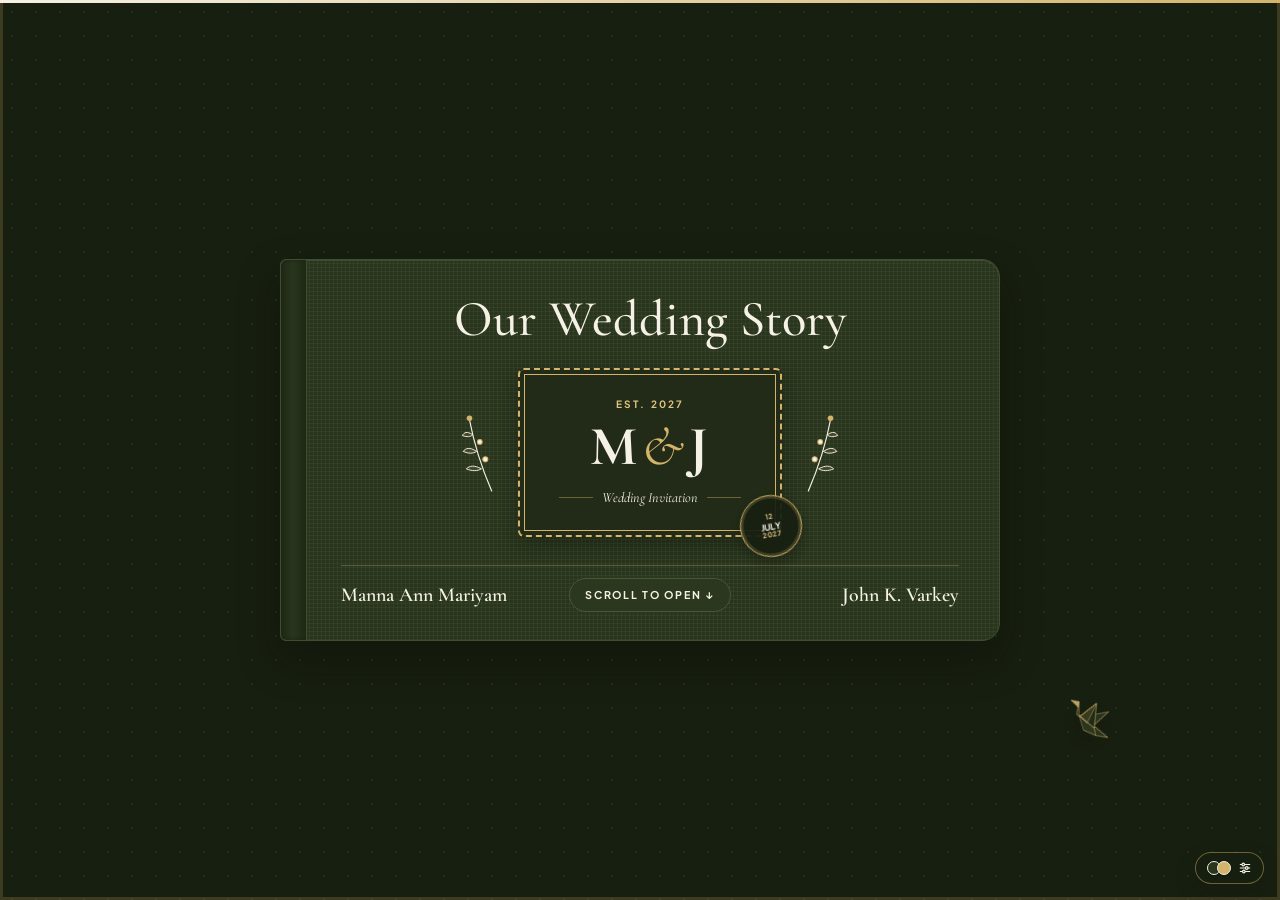
<file: index.html>
<!doctype html>
<html lang="en">
     <head>
          <meta charset="UTF-8" />
          <meta
               name="viewport"
               content="width=device-width, initial-scale=1.0"
          />
          <meta name="color-scheme" content="dark" />
          <meta name="theme-color" content="#29351D" />
          <title>Manna &amp; John — Our Wedding Story | July 2027</title>
          <meta
               name="description"
               content="Together with their families, Manna Ann Mariyam &amp; John Koodarathil Varkey joyfully invite you to celebrate their union in Holy Matrimony on July 12, 2027 in Kerala."
          />

          <!-- Site Stamp Logo / Favicon & Touch Icon -->
          <link rel="icon" type="image/svg+xml" href="public/favicon.svg" />
          <link
               rel="icon"
               type="image/png"
               sizes="180x180"
               href="public/apple-touch-icon.png"
          />
          <link
               rel="apple-touch-icon"
               sizes="180x180"
               href="public/apple-touch-icon.png"
          />

          <!-- WhatsApp / Social Link Preview (Open Graph) -->
          <meta property="og:type" content="website" />
          <meta
               property="og:title"
               content="Manna &amp; John — Wedding Invitation | July 12, 2027"
          />
          <meta
               property="og:description"
               content="Together with their families, Manna &amp; John joyfully invite you to celebrate their union in Holy Matrimony on July 12, 2027 in Kerala."
          />
          <meta
               property="og:url"
               content="https://johnvarkey.github.io/wedding-invite/"
          />
          <meta
               property="og:image"
               content="https://johnvarkey.github.io/wedding-invite/public/og-preview.png"
          />
          <meta property="og:image:type" content="image/png" />
          <meta property="og:image:width" content="1200" />
          <meta property="og:image:height" content="630" />
          <meta name="twitter:card" content="summary_large_image" />
          <meta
               name="twitter:title"
               content="Manna &amp; John — Wedding Invitation | July 12, 2027"
          />
          <meta
               name="twitter:description"
               content="Together with their families, Manna &amp; John joyfully invite you to celebrate their union in Holy Matrimony on July 12, 2027 in Kerala."
          />
          <meta
               name="twitter:image"
               content="https://johnvarkey.github.io/wedding-invite/public/og-preview.png"
          />

          <!-- Editorial Serif & Clean Sans Typography -->
          <link rel="preconnect" href="https://fonts.googleapis.com" />
          <link rel="preconnect" href="https://fonts.gstatic.com" crossorigin />
          <link
               href="https://fonts.googleapis.com/css2?family=Cormorant+Garamond:ital,wght@0,400;0,500;0,600;0,700;1,400;1,600&family=Plus+Jakarta+Sans:wght@400;500;600;700&display=swap"
               rel="stylesheet"
          />

          <link rel="stylesheet" href="styles.css?v=4.17" />
     </head>
     <body>
          <div class="album-world">
               <!-- Ambient Drifting Jasmine Petals Layer -->
               <div id="petals-layer" aria-hidden="true"></div>

               <!-- Ambient Flying Origami Birds Layer (1 from start, 2nd joins at end) -->
               <div
                    id="ambient-birds-layer"
                    class="ambient-birds-layer"
                    aria-hidden="true"
               >
                    <div id="ambient-bird-1" class="ambient-bird is-bird-one">
                         <svg
                              class="ambient-bird-svg"
                              viewBox="0 0 120 100"
                              fill="none"
                         >
                              <g class="origami-wing-back">
                                   <polygon
                                        points="48,54 34,14 74,46"
                                        fill="var(--bg-linen)"
                                        stroke="var(--kasavu-gold)"
                                        stroke-width="1.3"
                                        stroke-linejoin="round"
                                   />
                              </g>
                              <polygon
                                   points="10,62 48,54 34,70"
                                   fill="var(--bg-linen)"
                                   stroke="var(--kasavu-gold)"
                                   stroke-width="1.3"
                                   stroke-linejoin="round"
                              />
                              <polygon
                                   points="34,70 48,54 84,50 62,72"
                                   fill="var(--bg-surface)"
                                   stroke="var(--kasavu-gold)"
                                   stroke-width="1.3"
                                   stroke-linejoin="round"
                              />
                              <polygon
                                   points="68,52 84,50 98,24 90,50"
                                   fill="var(--bg-cotton)"
                                   stroke="var(--kasavu-gold)"
                                   stroke-width="1.3"
                                   stroke-linejoin="round"
                              />
                              <polygon
                                   points="98,24 114,29 94,35"
                                   fill="var(--kasavu-gold)"
                                   stroke="var(--kasavu-gold-deep)"
                                   stroke-width="1.1"
                                   stroke-linejoin="round"
                              />
                              <g class="origami-wing-front">
                                   <polygon
                                        points="44,58 64,10 82,50"
                                        fill="var(--bg-cotton)"
                                        stroke="var(--kasavu-gold)"
                                        stroke-width="1.45"
                                        stroke-linejoin="round"
                                   />
                                   <polygon
                                        points="64,10 82,50 62,56"
                                        fill="var(--kasavu-gold-tint)"
                                        stroke="var(--kasavu-gold)"
                                        stroke-width="1"
                                        stroke-linejoin="round"
                                   />
                              </g>
                         </svg>
                    </div>

                    <div id="ambient-bird-2" class="ambient-bird is-bird-two">
                         <svg
                              class="ambient-bird-svg"
                              viewBox="0 0 120 100"
                              fill="none"
                         >
                              <g class="origami-wing-back">
                                   <polygon
                                        points="48,54 34,14 74,46"
                                        fill="var(--bg-linen)"
                                        stroke="var(--kasavu-gold-deep)"
                                        stroke-width="1.3"
                                        stroke-linejoin="round"
                                   />
                              </g>
                              <polygon
                                   points="10,62 48,54 34,70"
                                   fill="var(--bg-linen)"
                                   stroke="var(--kasavu-gold-deep)"
                                   stroke-width="1.3"
                                   stroke-linejoin="round"
                              />
                              <polygon
                                   points="34,70 48,54 84,50 62,72"
                                   fill="var(--bg-surface)"
                                   stroke="var(--kasavu-gold-deep)"
                                   stroke-width="1.3"
                                   stroke-linejoin="round"
                              />
                              <polygon
                                   points="68,52 84,50 98,24 90,50"
                                   fill="var(--bg-cotton)"
                                   stroke="var(--kasavu-gold-deep)"
                                   stroke-width="1.3"
                                   stroke-linejoin="round"
                              />
                              <polygon
                                   points="98,24 114,29 94,35"
                                   fill="var(--ink-primary)"
                                   stroke="var(--kasavu-gold-deep)"
                                   stroke-width="1.1"
                                   stroke-linejoin="round"
                              />
                              <g class="origami-wing-front">
                                   <polygon
                                        points="44,58 64,10 82,50"
                                        fill="var(--kasavu-gold-tint)"
                                        stroke="var(--kasavu-gold-deep)"
                                        stroke-width="1.45"
                                        stroke-linejoin="round"
                                   />
                                   <polygon
                                        points="64,10 82,50 62,56"
                                        fill="var(--kasavu-gold)"
                                        fill-opacity="0.32"
                                        stroke="var(--kasavu-gold-deep)"
                                        stroke-width="1"
                                        stroke-linejoin="round"
                                   />
                              </g>
                         </svg>
                    </div>
               </div>

               <!-- 4-Sided Viewport Scroll Progress Frame -->
               <div
                    id="page-progress-frame"
                    class="page-progress-frame"
                    aria-hidden="true"
               >
                    <div id="edge-top" class="edge-fill edge-top"></div>
                    <div id="edge-right" class="edge-fill edge-right"></div>
                    <div id="edge-bottom" class="edge-fill edge-bottom"></div>
                    <div id="edge-left" class="edge-fill edge-left"></div>
               </div>

               <!-- Single-Stream Vertical Editorial Flow -->
               <main class="album-main">
                    <!-- =================================================================
                 INTRO COVER ONLY — HARDCOVER ALBUM STYLE (#cover)
                 ================================================================= -->
                    <section
                         id="cover"
                         class="album-chapter cover-chapter is-active is-shown"
                    >
                         <div class="album-book-stage">
                              <div class="album-inner-page" aria-hidden="true">
                                   <div class="album-page-gutter"></div>
                                   <div class="album-inner-ornament">✦</div>
                              </div>

                              <div class="album-cover-leaf">
                                   <article class="linen-cover">
                                        <div
                                             class="spine-crease"
                                             aria-hidden="true"
                                        ></div>

                                        <div class="cover-top">
                                             <h1 class="cover-headline">
                                                  Our Wedding Story
                                             </h1>
                                        </div>

                                        <div class="stamp-assembly">
                                             <!-- Left Breeze-Swaying Botanical Sprig -->
                                             <svg
                                                  class="cover-sprig cover-sprig-left"
                                                  viewBox="0 0 48 112"
                                                  fill="none"
                                                  aria-hidden="true"
                                             >
                                                  <path
                                                       d="M40 104 C28 76, 18 46, 12 14"
                                                       stroke="var(--ink-primary)"
                                                       stroke-width="1.5"
                                                       stroke-linecap="round"
                                                  />
                                                  <path
                                                       d="M27 76 C18 71, 12 72, 8 76 C15 79, 22 79, 27 76 Z"
                                                       fill="var(--kasavu-gold-tint)"
                                                       stroke="var(--ink-primary)"
                                                       stroke-width="1.2"
                                                  />
                                                  <path
                                                       d="M21 54 C12 48, 7 50, 4 54 C11 57, 16 57, 21 54 Z"
                                                       fill="var(--kasavu-gold-tint)"
                                                       stroke="var(--ink-primary)"
                                                       stroke-width="1.2"
                                                  />
                                                  <path
                                                       d="M16 33 C9 28, 5 30, 3 34 C9 36, 13 36, 16 33 Z"
                                                       fill="var(--kasavu-gold-tint)"
                                                       stroke="var(--ink-primary)"
                                                       stroke-width="1.2"
                                                  />
                                                  <circle
                                                       cx="32"
                                                       cy="64"
                                                       r="3.2"
                                                       fill="var(--ink-primary)"
                                                       stroke="var(--kasavu-gold)"
                                                       stroke-width="1.3"
                                                  />
                                                  <circle
                                                       cx="25"
                                                       cy="42"
                                                       r="3"
                                                       fill="var(--ink-primary)"
                                                       stroke="var(--kasavu-gold)"
                                                       stroke-width="1.3"
                                                  />
                                                  <circle
                                                       cx="12"
                                                       cy="12"
                                                       r="3.5"
                                                       fill="var(--kasavu-gold)"
                                                  />
                                             </svg>

                                             <!-- Embossed Perforated Postage Stamp -->
                                             <div class="postage-stamp">
                                                  <span class="stamp-est"
                                                       >EST. 2027</span
                                                  >
                                                  <div class="stamp-monogram">
                                                       M<span class="amp"
                                                            >&amp;</span
                                                       >J
                                                  </div>
                                                  <div
                                                       class="stamp-caption-row"
                                                  >
                                                       <span
                                                            class="stamp-rule"
                                                       ></span>
                                                       <span
                                                            >Wedding
                                                            Invitation</span
                                                       >
                                                       <span
                                                            class="stamp-rule"
                                                       ></span>
                                                  </div>

                                                  <div
                                                       class="postmark-badge"
                                                       aria-hidden="true"
                                                  >
                                                       <small>12</small>
                                                       <strong>JULY</strong>
                                                       <small>2027</small>
                                                  </div>
                                             </div>

                                             <!-- Right Breeze-Swaying Botanical Sprig -->
                                             <svg
                                                  class="cover-sprig cover-sprig-right"
                                                  viewBox="0 0 48 112"
                                                  fill="none"
                                                  aria-hidden="true"
                                             >
                                                  <path
                                                       d="M8 104 C20 76, 30 46, 36 14"
                                                       stroke="var(--ink-primary)"
                                                       stroke-width="1.5"
                                                       stroke-linecap="round"
                                                  />
                                                  <path
                                                       d="M21 76 C30 71, 36 72, 40 76 C33 79, 26 79, 21 76 Z"
                                                       fill="var(--kasavu-gold-tint)"
                                                       stroke="var(--ink-primary)"
                                                       stroke-width="1.2"
                                                  />
                                                  <path
                                                       d="M27 54 C36 48, 41 50, 44 54 C37 57, 32 57, 27 54 Z"
                                                       fill="var(--kasavu-gold-tint)"
                                                       stroke="var(--ink-primary)"
                                                       stroke-width="1.2"
                                                  />
                                                  <path
                                                       d="M32 33 C39 28, 43 30, 45 34 C39 36, 35 36, 32 33 Z"
                                                       fill="var(--kasavu-gold-tint)"
                                                       stroke="var(--ink-primary)"
                                                       stroke-width="1.2"
                                                  />
                                                  <circle
                                                       cx="16"
                                                       cy="64"
                                                       r="3.2"
                                                       fill="var(--ink-primary)"
                                                       stroke="var(--kasavu-gold)"
                                                       stroke-width="1.3"
                                                  />
                                                  <circle
                                                       cx="23"
                                                       cy="42"
                                                       r="3"
                                                       fill="var(--ink-primary)"
                                                       stroke="var(--kasavu-gold)"
                                                       stroke-width="1.3"
                                                  />
                                                  <circle
                                                       cx="36"
                                                       cy="12"
                                                       r="3.5"
                                                       fill="var(--kasavu-gold)"
                                                  />
                                             </svg>
                                        </div>

                                        <div class="cover-bottom">
                                             <div class="cover-couple">
                                                  Manna Ann Mariyam
                                             </div>
                                             <a
                                                  href="#invitation"
                                                  class="open-album-btn"
                                                  >SCROLL TO OPEN ↓</a
                                             >
                                             <div class="cover-couple is-right">
                                                  John K. Varkey
                                             </div>
                                        </div>
                                   </article>
                              </div>
                         </div>
                    </section>

                    <!-- =================================================================
                 BLESSING VERSE -> FORMAL INVITATION & STYLED WEDDING DATE (#invitation)
                 ================================================================= -->
                    <section id="invitation" class="album-chapter">
                         <article
                              id="invitation-sheet"
                              class="editorial-sheet invitation-sheet"
                         >
                              <div class="invitation-stage">
                                   <div class="invitation-content">
                                        <div class="invitation-header-block">
                                             <p class="invite-line">
                                                  Together with their families,
                                             </p>

                                             <div class="invite-names-morph">
                                                  <div
                                                       class="invite-names-full-wrap"
                                                  >
                                                       <div
                                                            class="invite-names-full-inner"
                                                       >
                                                            <h2
                                                                 class="invite-names invite-names-full"
                                                            >
                                                                 <span
                                                                      >Manna Ann
                                                                      Mariyam</span
                                                                 >
                                                                 <span
                                                                      class="invite-parents"
                                                                      >D/O
                                                                      Prasobha
                                                                      K. Mathew
                                                                      &amp;
                                                                      Bavojy
                                                                      Mamachen<br />Plavara
                                                                      Puthen
                                                                      Bunglow</span
                                                                 >
                                                                 <span
                                                                      class="invite-amp"
                                                                      >&amp;</span
                                                                 >
                                                                 <span
                                                                      >John
                                                                      Koodarathil
                                                                      Varkey</span
                                                                 >
                                                                 <span
                                                                      class="invite-parents"
                                                                      >S/O
                                                                      Saramma
                                                                      Varkey
                                                                      &amp;
                                                                      Varkey K.
                                                                      Cheriyan
                                                                      (Late)<br />Koodarathil
                                                                      House</span
                                                                 >
                                                            </h2>
                                                       </div>
                                                  </div>
                                                  <h2
                                                       class="invite-names invite-names-short"
                                                       aria-hidden="true"
                                                  >
                                                       Manna
                                                       <span class="invite-amp"
                                                            >&amp;</span
                                                       >
                                                       John
                                                  </h2>
                                             </div>

                                             <p class="invite-line">
                                                  joyfully invite you to
                                                  celebrate<br />
                                                  their union in Holy Matrimony
                                             </p>
                                        </div>

                                        <div class="invitation-details-reveal">
                                             <div
                                                  class="invitation-details-inner"
                                             >
                                                  <div
                                                       class="lotus-divider"
                                                       aria-hidden="true"
                                                  >
                                                  <span></span>
                                                  <svg
                                                       width="54"
                                                       height="22"
                                                       viewBox="0 0 54 22"
                                                       fill="none"
                                                  >
                                                       <path
                                                            d="M27 3 C23 9, 23 15, 27 19 C31 15, 31 9, 27 3 Z"
                                                            fill="var(--kasavu-gold-tint)"
                                                            stroke="var(--ink-primary)"
                                                            stroke-width="1.2"
                                                       />
                                                       <path
                                                            d="M21 7 C16 10, 15 15, 19 18 C22 16, 23 11, 21 7 Z"
                                                            fill="var(--bg-surface)"
                                                            stroke="var(--kasavu-gold)"
                                                            stroke-width="1.1"
                                                       />
                                                       <path
                                                            d="M33 7 C38 10, 39 15, 35 18 C32 16, 31 11, 33 7 Z"
                                                            fill="var(--bg-surface)"
                                                            stroke="var(--kasavu-gold)"
                                                            stroke-width="1.1"
                                                       />
                                                       <circle
                                                            cx="11"
                                                            cy="14"
                                                            r="2"
                                                            fill="var(--kasavu-gold)"
                                                       />
                                                       <circle
                                                            cx="43"
                                                            cy="14"
                                                            r="2"
                                                            fill="var(--kasavu-gold)"
                                                       />
                                                  </svg>
                                                  <span></span>
                                             </div>

                                             <!-- Styled Wedding Date & Time Only -->
                                             <div class="wedding-datetime-card">
                                                  <span
                                                       class="wedding-dt-eyebrow"
                                                       >The Wedding Day</span
                                                  >
                                                  <div
                                                       class="wedding-dt-lockup"
                                                  >
                                                       <span
                                                            class="wedding-dt-side"
                                                            >Monday</span
                                                       >
                                                       <span
                                                            class="wedding-dt-center"
                                                       >
                                                            <small>July</small>
                                                            <strong>12</strong>
                                                       </span>
                                                       <span
                                                            class="wedding-dt-side"
                                                            >2027</span
                                                       >
                                                  </div>
                                                  <div class="wedding-dt-times">
                                                       <span
                                                            ><strong
                                                                 >10:30
                                                                 AM</strong
                                                            >
                                                            • Holy
                                                            Matrimony</span
                                                       >
                                                       <span
                                                            class="dot-sep"
                                                            aria-hidden="true"
                                                            >✦</span
                                                       >
                                                       <span
                                                            ><strong
                                                                 >12:30
                                                                 PM</strong
                                                            >
                                                            • Reception &amp;
                                                            Feast</span
                                                       >
                                                  </div>
                                             </div>

                                             <div
                                                  class="countdown-card"
                                                  style="margin-top: 16px"
                                             >
                                                  <span class="countdown-title"
                                                       >Countdown to the Wedding
                                                       • July 12, 2027</span
                                                  >
                                                  <div class="countdown-cells">
                                                       <div
                                                            class="countdown-cell"
                                                       >
                                                            <span
                                                                 id="cd-days"
                                                                 class="countdown-num"
                                                                 >--</span
                                                            >
                                                            <span
                                                                 class="countdown-unit"
                                                                 >Days</span
                                                            >
                                                       </div>
                                                       <div
                                                            class="countdown-cell"
                                                       >
                                                            <span
                                                                 id="cd-hours"
                                                                 class="countdown-num"
                                                                 >--</span
                                                            >
                                                            <span
                                                                 class="countdown-unit"
                                                                 >Hours</span
                                                            >
                                                       </div>
                                                       <div
                                                            class="countdown-cell"
                                                       >
                                                            <span
                                                                 id="cd-mins"
                                                                 class="countdown-num"
                                                                 >--</span
                                                            >
                                                            <span
                                                                 class="countdown-unit"
                                                                 >Mins</span
                                                            >
                                                       </div>
                                                       <div
                                                            class="countdown-cell"
                                                       >
                                                            <span
                                                                 id="cd-secs"
                                                                 class="countdown-num"
                                                                 >--</span
                                                            >
                                                            <span
                                                                 class="countdown-unit"
                                                                 >Secs</span
                                                            >
                                                       </div>
                                                  </div>
                                             </div>
                                             </div>
                                        </div>
                                   </div>

                                   <!-- Blurred-State Scripture Overlay -->
                                   <div
                                        class="scripture-veil"
                                        role="button"
                                        tabindex="0"
                                        aria-label="Reveal wedding invitation"
                                   >
                                        <span
                                             class="scripture-ornament"
                                             aria-hidden="true"
                                             >✦</span
                                        >
                                        <blockquote class="scripture-verse">
                                             “And now these three remain: faith,
                                             hope and love. But the greatest of
                                             these is love.”
                                        </blockquote>
                                        <cite class="scripture-ref"
                                             >— 1 Corinthians 13:13</cite
                                        >
                                        <span class="scripture-hint"
                                             >Tap or scroll to reveal • Hold to
                                             pause</span
                                        >
                                   </div>
                              </div>
                         </article>
                    </section>

                    <!-- =================================================================
                 VENUES & ORDER OF CELEBRATIONS (#schedule)
                 ================================================================= -->
                    <section id="schedule" class="album-chapter">
                         <article id="schedule-sheet" class="editorial-sheet">
                              <span class="section-kicker"
                                   >Venues &amp; Schedule • Central Kerala</span
                              >

                              <div class="ceremonial-timeline">
                                   <!-- Engagement -->
                                   <a
                                        href="https://www.google.com/maps/dir/?api=1&amp;destination=YMCA+Auditorium%2C+Arumurikkada%2C+Kundara%2C+Kerala+691501"
                                        target="_blank"
                                        rel="noopener noreferrer"
                                        class="timeline-milestone"
                                   >
                                        <div
                                             class="milestone-medallion"
                                             aria-hidden="true"
                                        >
                                             <svg
                                                  width="14"
                                                  height="14"
                                                  viewBox="0 0 16 16"
                                                  fill="none"
                                             >
                                                  <path
                                                       d="M8 2 C5 5, 5 11, 8 14 C11 11, 11 5, 8 2 Z"
                                                       fill="var(--kasavu-gold-tint)"
                                                       stroke="var(--ink-primary)"
                                                       stroke-width="1.3"
                                                  />
                                             </svg>
                                        </div>
                                        <div class="milestone-top">
                                             <span class="milestone-step"
                                                  >10:30 AM • Betrothal</span
                                             >
                                             <span
                                                  class="milestone-date-pill green"
                                                  >Thursday, July 8, 2027</span
                                             >
                                        </div>
                                        <h3 class="milestone-title">
                                             The Engagement
                                        </h3>
                                        <div class="milestone-meta">
                                             <svg
                                                  width="13"
                                                  height="13"
                                                  viewBox="0 0 24 24"
                                                  fill="none"
                                                  stroke="currentColor"
                                                  stroke-width="2"
                                                  stroke-linecap="round"
                                                  stroke-linejoin="round"
                                                  aria-hidden="true"
                                             >
                                                  <path
                                                       d="M20 10c0 6-8 12-8 12s-8-6-8-12a8 8 0 0 1 16 0Z"
                                                  />
                                                  <circle
                                                       cx="12"
                                                       cy="10"
                                                       r="3"
                                                  />
                                             </svg>
                                             <span
                                                  >YMCA Auditorium,
                                                  Arumurikkada, Kundara</span
                                             >
                                             <span class="venue-link-hint"
                                                  >Directions
                                                  <span
                                                       class="venue-link-arrow"
                                                       aria-hidden="true"
                                                       >↗</span
                                                  ></span
                                             >
                                        </div>
                                   </a>

                                   <!-- Wedding Ceremony -->
                                   <a
                                        href="https://www.google.com/maps/dir/?api=1&amp;destination=St+George+Orthodox+Church%2C+Chengaroor%2C+Kerala+689594"
                                        target="_blank"
                                        rel="noopener noreferrer"
                                        class="timeline-milestone"
                                   >
                                        <div
                                             class="milestone-medallion"
                                             aria-hidden="true"
                                        >
                                             <svg
                                                  class="rings-emblem"
                                                  width="15"
                                                  height="15"
                                                  viewBox="0 0 16 16"
                                                  fill="none"
                                             >
                                                  <circle
                                                       cx="6.2"
                                                       cy="8"
                                                       r="3.6"
                                                       stroke="var(--ink-primary)"
                                                       stroke-width="1.3"
                                                  />
                                                  <circle
                                                       cx="9.8"
                                                       cy="8"
                                                       r="3.6"
                                                       stroke="var(--kasavu-gold)"
                                                       stroke-width="1.3"
                                                  />
                                             </svg>
                                        </div>
                                        <div class="milestone-top">
                                             <span class="milestone-step"
                                                  >10:30 AM • Wedding Day</span
                                             >
                                             <span
                                                  class="milestone-date-pill green"
                                                  >Monday, July 12, 2027</span
                                             >
                                        </div>
                                        <h3 class="milestone-title">
                                             Holy Matrimony
                                        </h3>
                                        <div class="milestone-meta">
                                             <svg
                                                  width="13"
                                                  height="13"
                                                  viewBox="0 0 24 24"
                                                  fill="none"
                                                  stroke="currentColor"
                                                  stroke-width="2"
                                                  stroke-linecap="round"
                                                  stroke-linejoin="round"
                                                  aria-hidden="true"
                                             >
                                                  <path
                                                       d="M20 10c0 6-8 12-8 12s-8-6-8-12a8 8 0 0 1 16 0Z"
                                                  />
                                                  <circle
                                                       cx="12"
                                                       cy="10"
                                                       r="3"
                                                  />
                                             </svg>
                                             <span
                                                  >St George Orthodox Church,
                                                  Chengaroor (Chengaroor
                                                  Church)</span
                                             >
                                             <span class="venue-link-hint"
                                                  >Directions
                                                  <span
                                                       class="venue-link-arrow"
                                                       aria-hidden="true"
                                                       >↗</span
                                                  ></span
                                             >
                                        </div>
                                   </a>

                                   <!-- Wedding Reception -->
                                   <a
                                        href="https://www.google.com/maps/dir/?api=1&amp;destination=St+George+Orthodox+Church%2C+Chengaroor%2C+Kerala+689594"
                                        target="_blank"
                                        rel="noopener noreferrer"
                                        class="timeline-milestone"
                                   >
                                        <div
                                             class="milestone-medallion"
                                             aria-hidden="true"
                                        >
                                             <svg
                                                  class="feast-emblem"
                                                  width="14"
                                                  height="14"
                                                  viewBox="0 0 16 16"
                                                  fill="none"
                                             >
                                                  <path
                                                       d="M8 1.5 L9.5 6.5 L14.5 8 L9.5 9.5 L8 14.5 L6.5 9.5 L1.5 8 L6.5 6.5 Z"
                                                       fill="var(--kasavu-gold-tint)"
                                                       stroke="var(--kasavu-gold)"
                                                       stroke-width="1.2"
                                                  />
                                                  <circle
                                                       cx="8"
                                                       cy="8"
                                                       r="1.4"
                                                       fill="var(--ink-primary)"
                                                  />
                                             </svg>
                                        </div>
                                        <div class="milestone-top">
                                             <span class="milestone-step"
                                                  >12:30 PM • Wedding Day</span
                                             >
                                             <span
                                                  class="milestone-date-pill green"
                                                  >Monday, July 12, 2027</span
                                             >
                                        </div>
                                        <h3 class="milestone-title">
                                             Wedding Reception &amp; Feast
                                        </h3>
                                        <div class="milestone-meta">
                                             <svg
                                                  width="13"
                                                  height="13"
                                                  viewBox="0 0 24 24"
                                                  fill="none"
                                                  stroke="currentColor"
                                                  stroke-width="2"
                                                  stroke-linecap="round"
                                                  stroke-linejoin="round"
                                                  aria-hidden="true"
                                             >
                                                  <path
                                                       d="M20 10c0 6-8 12-8 12s-8-6-8-12a8 8 0 0 1 16 0Z"
                                                  />
                                                  <circle
                                                       cx="12"
                                                       cy="10"
                                                       r="3"
                                                  />
                                             </svg>
                                             <span
                                                  >Church Auditorium, Chengaroor
                                                  (nearby)</span
                                             >
                                             <span class="venue-link-hint"
                                                  >Directions
                                                  <span
                                                       class="venue-link-arrow"
                                                       aria-hidden="true"
                                                       >↗</span
                                                  ></span
                                             >
                                        </div>
                                   </a>
                              </div>
                         </article>
                    </section>

                    <!-- =================================================================
                 THROUGH OUR EYES — BUMBLE-STYLE CARDS & CLOUD POP-UPS (#story)
                 ================================================================= -->
                    <section id="story" class="album-chapter">
                         <article
                              id="story-sheet"
                              class="editorial-sheet story-bumble-sheet"
                         >
                              <div
                                   id="story-bumble-stage"
                                   class="bumble-stage"
                                   aria-label="Interactive story cards"
                              >
                                   <!-- Segmented Story Bars -->
                                   <div
                                        id="story-bars"
                                        class="bumble-bars"
                                        role="tablist"
                                        aria-label="Story cards"
                                   ></div>

                                   <!-- Card 0: Plain Heading Intro Card -->
                                   <div
                                        id="story-intro-view"
                                        class="bumble-intro-card"
                                   >
                                        <span
                                             id="story-intro-eyebrow"
                                             class="chapter-eyebrow"
                                             >Frames &amp; Side Notes</span
                                        >
                                        <h2
                                             id="story-intro-title"
                                             class="bumble-intro-title"
                                        >
                                             Through Our Eyes
                                        </h2>
                                        <div
                                             class="lotus-divider"
                                             aria-hidden="true"
                                        >
                                             <span></span>
                                             <svg
                                                  width="54"
                                                  height="22"
                                                  viewBox="0 0 54 22"
                                                  fill="none"
                                             >
                                                  <path
                                                       d="M27 3 C23 9, 23 15, 27 19 C31 15, 31 9, 27 3 Z"
                                                       fill="var(--kasavu-gold-tint)"
                                                       stroke="var(--ink-primary)"
                                                       stroke-width="1.2"
                                                  />
                                                  <path
                                                       d="M21 7 C16 10, 15 15, 19 18 C22 16, 23 11, 21 7 Z"
                                                       fill="var(--bg-surface)"
                                                       stroke="var(--kasavu-gold)"
                                                       stroke-width="1.1"
                                                  />
                                                  <path
                                                       d="M33 7 C38 10, 39 15, 35 18 C32 16, 31 11, 33 7 Z"
                                                       fill="var(--bg-surface)"
                                                       stroke="var(--kasavu-gold)"
                                                       stroke-width="1.1"
                                                  />
                                                  <circle
                                                       cx="11"
                                                       cy="14"
                                                       r="2"
                                                       fill="var(--kasavu-gold)"
                                                  />
                                                  <circle
                                                       cx="43"
                                                       cy="14"
                                                       r="2"
                                                       fill="var(--kasavu-gold)"
                                                  />
                                             </svg>
                                             <span></span>
                                        </div>
                                        <p
                                             id="story-intro-sub"
                                             class="bumble-intro-sub"
                                        >
                                             Manna &amp; John • Four frames,
                                             both of us reacting together
                                        </p>
                                        <span
                                             id="story-intro-hint"
                                             class="bumble-intro-hint"
                                             >Tap right or swipe to begin ›</span
                                        >
                                   </div>

                                   <!-- Cards 1–4: Portrait Photo + Cloud Conversation -->
                                   <div
                                        id="story-photo-view"
                                        class="bumble-photo-card is-hidden"
                                   >
                                        <div class="bumble-media-pane">
                                             <div
                                                  id="story-media"
                                                  class="bumble-media"
                                             ></div>
                                             <div
                                                  class="bumble-scrim"
                                                  aria-hidden="true"
                                             ></div>
                                        </div>

                                        <div class="bumble-chat-pane">
                                             <!-- Top Chip & Optional Note Toggle -->
                                             <div class="bumble-top-meta">
                                                  <div class="bumble-title-group">
                                                       <span
                                                            id="story-photo-chip"
                                                            class="bumble-chip"
                                                       ></span>
                                                       <h3
                                                            id="story-photo-title"
                                                            class="bumble-photo-title"
                                                       ></h3>
                                                  </div>
                                                  <button
                                                       id="story-btn-flip"
                                                       type="button"
                                                       class="bumble-note-btn"
                                                       aria-pressed="false"
                                                  >
                                                       Note ↻
                                                  </button>
                                             </div>

                                             <!-- Cloud Pop-ups (2-3 Back & Forth) -->
                                             <div
                                                  id="story-clouds"
                                                  class="bumble-clouds"
                                             ></div>
                                        </div>

                                        <!-- Optional Note Overlay -->
                                        <div
                                             id="story-note-overlay"
                                             class="bumble-note-overlay"
                                             hidden
                                        >
                                             <span class="chapter-eyebrow"
                                                  >Side Note</span
                                             >
                                             <p
                                                  id="story-back-note"
                                                  class="bumble-note-copy"
                                             ></p>
                                             <span class="bumble-note-close-hint"
                                                  >Tap Note ↻ to return</span
                                             >
                                        </div>
                                   </div>

                                   <!-- Full-Card Bumble Tap Zones (Left = Prev, Right = Next) -->
                                   <button
                                        id="story-tap-prev"
                                        type="button"
                                        class="bumble-tap-zone is-prev"
                                        aria-label="Previous story card"
                                   >
                                        <span
                                             class="bumble-chevron"
                                             aria-hidden="true"
                                             >‹</span
                                        >
                                   </button>
                                   <button
                                        id="story-tap-next"
                                        type="button"
                                        class="bumble-tap-zone is-next"
                                        aria-label="Next story card"
                                   >
                                        <span
                                             class="bumble-chevron"
                                             aria-hidden="true"
                                             >›</span
                                        >
                                   </button>
                              </div>
                         </article>
                    </section>

                    <!-- =================================================================
                 TRAVEL & STAY (#travel)
                 ================================================================= -->
                    <section id="travel" class="album-chapter">
                         <article class="editorial-sheet">
                              <div class="travel-stationery">
                                   <h3 class="travel-heading">
                                        Join Us in Kerala
                                   </h3>
                                   <p class="travel-subline">
                                        Kundara for the Engagement · Chengaroor
                                        for the Wedding
                                   </p>

                                   <div class="travel-pillars">
                                        <!-- By Air -->
                                        <div class="travel-pillar">
                                             <div class="travel-pillar-head">
                                                  <div
                                                       class="travel-pillar-icon"
                                                       aria-hidden="true"
                                                  >
                                                       <svg
                                                            width="15"
                                                            height="15"
                                                            viewBox="0 0 24 24"
                                                            fill="none"
                                                            stroke="currentColor"
                                                            stroke-width="1.8"
                                                            stroke-linecap="round"
                                                            stroke-linejoin="round"
                                                       >
                                                            <path
                                                                 d="M17.8 19.2 16 11l3.5-3.5C21 6 21.5 4 21 3c-1-.5-3 0-4.5 1.5L13 8 4.8 6.2c-.5-.1-.9.1-1.1.5l-.3.5c-.2.5-.1 1 .3 1.3L9 12l-2 3H4l-1 1 3 2 2 3 1-1v-3l3-2 3.5 5.3c.3.4.8.5 1.3.3l.5-.2c.4-.3.6-.7.5-1.2z"
                                                            />
                                                       </svg>
                                                  </div>
                                                  <h4
                                                       class="travel-pillar-title"
                                                  >
                                                       By Air
                                                  </h4>
                                             </div>
                                             <div class="travel-stops">
                                                  <div class="travel-stop">
                                                       <span
                                                            class="travel-stop-place"
                                                            >Trivandrum
                                                            (TRV)</span
                                                       >
                                                       <span
                                                            class="travel-stop-time"
                                                            >~1.5h to
                                                            Kundara</span
                                                       >
                                                  </div>
                                                  <div class="travel-stop">
                                                       <span
                                                            class="travel-stop-place"
                                                            >Cochin (COK)</span
                                                       >
                                                       <span
                                                            class="travel-stop-time"
                                                            >~2.5h to
                                                            Chengaroor</span
                                                       >
                                                  </div>
                                             </div>
                                        </div>

                                        <!-- By Rail -->
                                        <div class="travel-pillar">
                                             <div class="travel-pillar-head">
                                                  <div
                                                       class="travel-pillar-icon"
                                                       aria-hidden="true"
                                                  >
                                                       <svg
                                                            width="15"
                                                            height="15"
                                                            viewBox="0 0 24 24"
                                                            fill="none"
                                                            stroke="currentColor"
                                                            stroke-width="1.8"
                                                            stroke-linecap="round"
                                                            stroke-linejoin="round"
                                                       >
                                                            <rect
                                                                 x="6"
                                                                 y="3"
                                                                 width="12"
                                                                 height="14"
                                                                 rx="3"
                                                            />
                                                            <path
                                                                 d="M6 11h12M9 21l-2 0M17 21l-2 0M9 17l-2 4M15 17l2 4"
                                                            />
                                                            <circle
                                                                 cx="9.5"
                                                                 cy="14"
                                                                 r="0.8"
                                                                 fill="currentColor"
                                                            />
                                                            <circle
                                                                 cx="14.5"
                                                                 cy="14"
                                                                 r="0.8"
                                                                 fill="currentColor"
                                                            />
                                                       </svg>
                                                  </div>
                                                  <h4
                                                       class="travel-pillar-title"
                                                  >
                                                       By Rail
                                                  </h4>
                                             </div>
                                             <div class="travel-stops">
                                                  <div class="travel-stop">
                                                       <span
                                                            class="travel-stop-place"
                                                            >Kollam (QLN)</span
                                                       >
                                                       <span
                                                            class="travel-stop-time"
                                                            >~25m to
                                                            Engagement</span
                                                       >
                                                  </div>
                                                  <div class="travel-stop">
                                                       <span
                                                            class="travel-stop-place"
                                                            >Thiruvalla
                                                            (TRVL)</span
                                                       >
                                                       <span
                                                            class="travel-stop-time"
                                                            >~25m to
                                                            Wedding</span
                                                       >
                                                  </div>
                                             </div>
                                        </div>

                                        <!-- Nearby Stays -->
                                        <div class="travel-pillar">
                                             <div class="travel-pillar-head">
                                                  <div
                                                       class="travel-pillar-icon"
                                                       aria-hidden="true"
                                                  >
                                                       <svg
                                                            width="15"
                                                            height="15"
                                                            viewBox="0 0 24 24"
                                                            fill="none"
                                                            stroke="currentColor"
                                                            stroke-width="1.8"
                                                            stroke-linecap="round"
                                                            stroke-linejoin="round"
                                                       >
                                                            <path
                                                                 d="M3 9.5 12 3l9 6.5V20a1 1 0 0 1-1 1h-5v-6H9v6H4a1 1 0 0 1-1-1V9.5z"
                                                            />
                                                       </svg>
                                                  </div>
                                                  <h4
                                                       class="travel-pillar-title"
                                                  >
                                                       Nearby Stays
                                                  </h4>
                                             </div>
                                             <div class="travel-stops">
                                                  <div class="travel-stop">
                                                       <span
                                                            class="travel-stop-place"
                                                            >Kollam &amp;
                                                            Ashtamudi</span
                                                       >
                                                       <span
                                                            class="travel-stop-time"
                                                            >Lakeside &amp; town
                                                            hotels</span
                                                       >
                                                  </div>
                                                  <div class="travel-stop">
                                                       <span
                                                            class="travel-stop-place"
                                                            >Thiruvalla &amp;
                                                            Mallappally</span
                                                       >
                                                       <span
                                                            class="travel-stop-time"
                                                            >Boutique &amp;
                                                            heritage stays</span
                                                       >
                                                  </div>
                                             </div>
                                        </div>
                                   </div>

                                   <p class="travel-whisper">
                                        Need airport pickups or room
                                        recommendations? Let us know in your
                                        <a href="#rsvp">RSVP</a>.
                                   </p>
                              </div>
                         </article>
                    </section>

                    <!-- =================================================================
                 KINDLY RESPOND -> FOLDS INTO ORIGAMI BIRD & REVEALS THANK YOU (#rsvp)
                 ================================================================= -->
                    <section id="rsvp" class="album-chapter farewell-chapter">
                         <article
                              id="rsvp-sheet"
                              class="editorial-sheet farewell-sheet"
                         >
                              <svg
                                   class="origami-creases"
                                   viewBox="0 0 820 420"
                                   preserveAspectRatio="none"
                                   aria-hidden="true"
                              >
                                   <line
                                        x1="0"
                                        y1="0"
                                        x2="820"
                                        y2="420"
                                        stroke="var(--kasavu-gold)"
                                        stroke-width="1"
                                        stroke-dasharray="6 6"
                                   />
                                   <line
                                        x1="820"
                                        y1="0"
                                        x2="0"
                                        y2="420"
                                        stroke="var(--kasavu-gold)"
                                        stroke-width="1"
                                        stroke-dasharray="6 6"
                                   />
                                   <line
                                        x1="410"
                                        y1="0"
                                        x2="410"
                                        y2="420"
                                        stroke="var(--accent-soft-55)"
                                        stroke-width="1"
                                        stroke-dasharray="5 5"
                                   />
                                   <line
                                        x1="0"
                                        y1="210"
                                        x2="820"
                                        y2="210"
                                        stroke="var(--accent-soft-40)"
                                        stroke-width="1"
                                        stroke-dasharray="5 5"
                                   />
                              </svg>
                              <div class="rsvp-letter-wrap">
                                   <div class="rsvp-seal-header">
                                        <svg
                                             width="54"
                                             height="54"
                                             viewBox="0 0 88 88"
                                             fill="none"
                                             style="
                                                  display: block;
                                                  margin: 0 auto 6px;
                                             "
                                             aria-hidden="true"
                                        >
                                             <circle
                                                  cx="44"
                                                  cy="44"
                                                  r="38"
                                                  stroke="var(--kasavu-gold)"
                                                  stroke-width="1.3"
                                                  stroke-dasharray="3 3"
                                             />
                                             <circle
                                                  cx="44"
                                                  cy="44"
                                                  r="32"
                                                  stroke="var(--ink-primary)"
                                                  stroke-width="1"
                                             />
                                             <path
                                                  d="M44 16 C39 24, 39 32, 44 37 C49 32, 49 24, 44 16 Z"
                                                  fill="var(--kasavu-gold-tint)"
                                                  stroke="var(--kasavu-gold)"
                                                  stroke-width="1.4"
                                             />
                                             <text
                                                  x="44"
                                                  y="54"
                                                  text-anchor="middle"
                                                  font-family="Georgia, serif"
                                                  font-size="16"
                                                  font-weight="bold"
                                                  fill="var(--ink-primary)"
                                             >
                                                  M &amp; J
                                             </text>
                                             <path
                                                  d="M28 63 Q44 69 60 63"
                                                  stroke="var(--kasavu-gold)"
                                                  stroke-width="1.4"
                                                  stroke-linecap="round"
                                             />
                                        </svg>

                                        <p class="rsvp-letter-quote">
                                             “We would love to celebrate with
                                             you.”
                                        </p>
                                        <p class="chapter-lead">
                                             Kindly respond by May 31, 2027 so
                                             we can welcome you warmly.
                                        </p>
                                   </div>

                                   <div
                                        id="rsvp-form-card"
                                        class="rsvp-form-card"
                                   >
                                        <form
                                             id="rsvp-form"
                                             class="rsvp-stack"
                                             onsubmit="handleRsvpSubmit(event)"
                                        >
                                             <div>
                                                  <label
                                                       for="rsvp-name"
                                                       class="field-label"
                                                       >Full Name</label
                                                  >
                                                  <input
                                                       id="rsvp-name"
                                                       type="text"
                                                       required
                                                       class="field-input"
                                                       placeholder="e.g. Thomas &amp; Elizabeth Varghese"
                                                  />
                                             </div>

                                             <div class="rsvp-row-two">
                                                  <div>
                                                       <label
                                                            for="rsvp-attendance"
                                                            class="field-label"
                                                            >Will You Join Our
                                                            Wedding?</label
                                                       >
                                                       <select
                                                            id="rsvp-attendance"
                                                            class="field-input"
                                                       >
                                                            <option
                                                                 value="Wedding & Reception (July 12)"
                                                            >
                                                                 Joyfully
                                                                 Attending (July
                                                                 12)
                                                            </option>
                                                            <option
                                                                 value="Warm Wishes from Afar"
                                                            >
                                                                 Unable to
                                                                 Attend
                                                            </option>
                                                       </select>
                                                  </div>

                                                  <div>
                                                       <label
                                                            for="rsvp-guests"
                                                            class="field-label"
                                                            >Number of
                                                            Guests</label
                                                       >
                                                       <select
                                                            id="rsvp-guests"
                                                            class="field-input"
                                                       >
                                                            <option
                                                                 value="1 Guest"
                                                            >
                                                                 1 Guest
                                                            </option>
                                                            <option
                                                                 value="2 Guests"
                                                                 selected
                                                            >
                                                                 2 Guests
                                                            </option>
                                                            <option
                                                                 value="3 Guests"
                                                            >
                                                                 3 Guests
                                                            </option>
                                                            <option
                                                                 value="4 Guests"
                                                            >
                                                                 4 Guests
                                                            </option>
                                                            <option
                                                                 value="5 Guests"
                                                            >
                                                                 5 Guests
                                                            </option>
                                                            <option
                                                                 value="6 Guests"
                                                            >
                                                                 6 Guests
                                                            </option>
                                                       </select>
                                                  </div>
                                             </div>

                                             <div>
                                                  <label
                                                       for="rsvp-notes"
                                                       class="field-label"
                                                       >Dietary &amp; Travel
                                                       Notes
                                                       <span
                                                            style="
                                                                 font-weight: 400;
                                                                 color: var(
                                                                      --ink-muted
                                                                 );
                                                            "
                                                            >(Optional)</span
                                                       ></label
                                                  >
                                                  <input
                                                       id="rsvp-notes"
                                                       type="text"
                                                       class="field-input"
                                                       placeholder="Dietary preferences, arrival dates, or a blessing for us..."
                                                  />
                                             </div>

                                             <button
                                                  type="submit"
                                                  class="rsvp-submit"
                                             >
                                                  Send Our RSVP
                                             </button>
                                        </form>
                                   </div>

                                   <!-- Instant Keepsake Confirmation Card -->
                                   <div
                                        id="rsvp-receipt"
                                        class="rsvp-receipt"
                                        role="status"
                                        aria-live="polite"
                                   >
                                        <div class="receipt-badge">✓</div>
                                        <span
                                             class="chapter-eyebrow"
                                             style="margin-bottom: 4px"
                                             >Keepsake Confirmation</span
                                        >
                                        <h3
                                             style="
                                                  font-family: var(
                                                       --font-serif
                                                  );
                                                  font-size: 1.75rem;
                                                  color: var(--ink-primary);
                                                  margin: 0 0 8px;
                                             "
                                        >
                                             Thank You, With All Our Love
                                        </h3>
                                        <p
                                             id="rsvp-receipt-body"
                                             style="
                                                  font-size: 0.9rem;
                                                  color: var(--ink-espresso);
                                                  margin: 0;
                                                  line-height: 1.65;
                                             "
                                        ></p>
                                        <button
                                             type="button"
                                             class="receipt-edit-btn"
                                             onclick="editRsvp()"
                                        >
                                             Edit our response
                                        </button>
                                   </div>

                                   <!-- Album Colophon Footer -->
                                   <footer class="album-colophon">
                                        <p class="colophon-line">
                                             M &amp; J • July 12, 2027 • Kerala
                                        </p>
                                        <button
                                             type="button"
                                             class="next-chapter-link"
                                             onclick="triggerRsvpOrigami(0)"
                                        >
                                             Continue ↓
                                        </button>
                                   </footer>
                              </div>
                         </article>

                         <!-- Ending Thank You Card (Revealed After RSVP Origami Flies Away) -->
                         <div id="farewell-after" class="farewell-after">
                              <span
                                   class="chapter-eyebrow"
                                   style="margin-bottom: 10px"
                                   >With Love &amp; Gratitude</span
                              >
                              <h2 id="farewell-title" class="farewell-title">
                                   Thank You
                              </h2>
                              <p id="farewell-copy" class="farewell-copy">
                                   We are truly looking forward to celebrating
                                   with you at the start of a new chapter in our
                                   lives.
                              </p>
                              <div class="lotus-divider" aria-hidden="true">
                                   <span></span>
                                   <svg
                                        width="54"
                                        height="22"
                                        viewBox="0 0 54 22"
                                        fill="none"
                                   >
                                        <path
                                             d="M27 3 C23 9, 23 15, 27 19 C31 15, 31 9, 27 3 Z"
                                             fill="var(--kasavu-gold-tint)"
                                             stroke="var(--ink-primary)"
                                             stroke-width="1.2"
                                        />
                                        <path
                                             d="M21 7 C16 10, 15 15, 19 18 C22 16, 23 11, 21 7 Z"
                                             fill="var(--bg-surface)"
                                             stroke="var(--kasavu-gold)"
                                             stroke-width="1.1"
                                        />
                                        <path
                                             d="M33 7 C38 10, 39 15, 35 18 C32 16, 31 11, 33 7 Z"
                                             fill="var(--bg-surface)"
                                             stroke="var(--kasavu-gold)"
                                             stroke-width="1.1"
                                        />
                                        <circle
                                             cx="11"
                                             cy="14"
                                             r="2"
                                             fill="var(--kasavu-gold)"
                                        />
                                        <circle
                                             cx="43"
                                             cy="14"
                                             r="2"
                                             fill="var(--kasavu-gold)"
                                        />
                                   </svg>
                                   <span></span>
                              </div>
                              <span
                                   id="farewell-signoff"
                                   class="farewell-signoff"
                                   >Manna &amp; John • July 12, 2027 •
                                   Kerala</span
                              >
                              <div class="farewell-after-actions">
                                   <a href="#cover" class="next-chapter-link"
                                        >↑ Back to Cover</a
                                   >
                              </div>
                         </div>

                         <!-- Origami Bird Flight Layer -->
                         <div
                              id="origami-flight-layer"
                              class="origami-flight-layer"
                              aria-hidden="true"
                         >
                              <div
                                   id="origami-bird-anchor"
                                   class="origami-bird-anchor"
                              >
                                   <div class="origami-bird-mover">
                                        <span
                                             class="origami-sparkle s1"
                                             style="left: 16px; top: 56px"
                                        ></span>
                                        <span
                                             class="origami-sparkle s2"
                                             style="left: 26px; top: 64px"
                                        ></span>
                                        <span
                                             class="origami-sparkle s3"
                                             style="left: 10px; top: 48px"
                                        ></span>
                                        <svg
                                             class="origami-bird-svg"
                                             viewBox="0 0 120 100"
                                             fill="none"
                                        >
                                             <!-- Back Wing -->
                                             <g class="origami-wing-back">
                                                  <polygon
                                                       points="48,54 34,14 74,46"
                                                       fill="var(--bg-linen)"
                                                       stroke="var(--kasavu-gold)"
                                                       stroke-width="1.2"
                                                       stroke-linejoin="round"
                                                  />
                                             </g>
                                             <!-- Tail -->
                                             <polygon
                                                  points="10,62 48,54 34,70"
                                                  fill="var(--bg-linen)"
                                                  stroke="var(--kasavu-gold)"
                                                  stroke-width="1.2"
                                                  stroke-linejoin="round"
                                             />
                                             <!-- Body Facets -->
                                             <polygon
                                                  points="34,70 48,54 84,50 62,72"
                                                  fill="var(--bg-surface)"
                                                  stroke="var(--kasavu-gold)"
                                                  stroke-width="1.2"
                                                  stroke-linejoin="round"
                                             />
                                             <!-- Neck & Head -->
                                             <polygon
                                                  points="68,52 84,50 98,24 90,50"
                                                  fill="var(--bg-cotton)"
                                                  stroke="var(--kasavu-gold)"
                                                  stroke-width="1.2"
                                                  stroke-linejoin="round"
                                             />
                                             <polygon
                                                  points="98,24 114,29 94,35"
                                                  fill="var(--kasavu-gold)"
                                                  stroke="var(--kasavu-gold-deep)"
                                                  stroke-width="1"
                                                  stroke-linejoin="round"
                                             />
                                             <!-- Front Wing -->
                                             <g class="origami-wing-front">
                                                  <polygon
                                                       points="44,58 64,10 82,50"
                                                       fill="var(--bg-cotton)"
                                                       stroke="var(--kasavu-gold)"
                                                       stroke-width="1.35"
                                                       stroke-linejoin="round"
                                                  />
                                                  <polygon
                                                       points="64,10 82,50 62,56"
                                                       fill="var(--kasavu-gold-tint)"
                                                       stroke="var(--kasavu-gold)"
                                                       stroke-width="0.9"
                                                       stroke-linejoin="round"
                                                  />
                                             </g>
                                        </svg>
                                   </div>
                              </div>
                         </div>
                    </section>
               </main>

               <!-- Background Wedding Audio (Can't help falling in love - David Bay) -->
               <audio
                    id="bg-music"
                    loop
                    preload="auto"
                    playsinline
                    aria-hidden="true"
               >
                    <source src="public/music.m4a" type="audio/mp4" />
               </audio>

               <!-- Unified Minimized Settings & Playback Switcher -->
               <aside
                    id="palette-switcher"
                    class="palette-switcher"
                    aria-label="Playback and theme settings"
               >
                    <div
                         id="palette-menu"
                         class="palette-menu"
                         role="dialog"
                         aria-label="Playback and theme settings"
                    >
                         <div class="palette-menu-head">
                              <span class="palette-menu-title">Settings</span>
                              <button
                                   type="button"
                                   class="palette-menu-close"
                                   onclick="togglePaletteMenu(false)"
                                   aria-label="Close settings menu"
                              >
                                   ✕
                              </button>
                         </div>

                         <span class="palette-section-label">Playback</span>
                         <div
                              class="playback-grid"
                              role="group"
                              aria-label="Playback controls"
                         >
                              <button
                                   type="button"
                                   id="music-toggle-btn"
                                   class="dock-toggle-btn is-active"
                                   onclick="toggleMusicPlayback()"
                                   aria-pressed="true"
                                   aria-label="Music On — click to mute"
                                   title="Music: On (Can't Help Falling in Love - David Bay)"
                              >
                                   <svg
                                        id="music-toggle-svg-on"
                                        class="dock-btn-svg music-note-svg"
                                        viewBox="0 0 24 24"
                                        fill="none"
                                        stroke="currentColor"
                                        stroke-width="2.1"
                                        stroke-linecap="round"
                                        stroke-linejoin="round"
                                        aria-hidden="true"
                                   >
                                        <path d="M9 18V5l11-2v13" />
                                        <circle cx="6" cy="18" r="3" />
                                        <circle cx="17" cy="16" r="3" />
                                   </svg>
                                   <svg
                                        id="music-toggle-svg-off"
                                        class="dock-btn-svg"
                                        viewBox="0 0 24 24"
                                        fill="none"
                                        stroke="currentColor"
                                        stroke-width="2.1"
                                        stroke-linecap="round"
                                        stroke-linejoin="round"
                                        aria-hidden="true"
                                        style="display: none"
                                   >
                                        <path d="M9 18V5l11-2v13" />
                                        <circle cx="6" cy="18" r="3" />
                                        <circle cx="17" cy="16" r="3" />
                                        <line x1="3" y1="3" x2="21" y2="21" />
                                   </svg>
                                   <span id="music-toggle-label">Music</span>
                              </button>
                              <button
                                   type="button"
                                   id="movie-toggle-btn"
                                   class="dock-toggle-btn is-active"
                                   onclick="toggleMovieAutoPlay()"
                                   aria-pressed="true"
                                   aria-label="Auto advance On — click to pause"
                                   title="Auto advance: On"
                              >
                                   <span
                                        id="movie-toggle-icon"
                                        aria-hidden="true"
                                        >❚❚</span
                                   >
                                   <span id="movie-toggle-label">Auto</span>
                              </button>
                              <button
                                   type="button"
                                   id="repeat-toggle-btn"
                                   class="dock-toggle-btn"
                                   onclick="toggleMovieRepeat()"
                                   aria-pressed="false"
                                   aria-label="Repeat slideshow Off — click to repeat"
                                   title="Repeat slideshow: Off"
                              >
                                   <svg
                                        class="dock-btn-svg"
                                        viewBox="0 0 24 24"
                                        fill="none"
                                        stroke="currentColor"
                                        stroke-width="2.1"
                                        stroke-linecap="round"
                                        stroke-linejoin="round"
                                        aria-hidden="true"
                                   >
                                        <polyline points="17 1 21 5 17 9" />
                                        <path d="M3 11V9a4 4 0 0 1 4-4h14" />
                                        <polyline points="7 23 3 19 7 15" />
                                        <path d="M21 13v2a4 4 0 0 1-4 4H3" />
                                   </svg>
                                   <span id="repeat-toggle-label">Repeat</span>
                              </button>
                         </div>

                         <div class="palette-divider" aria-hidden="true"></div>
                         <span class="palette-section-label"
                              >Colour Palette</span
                         >

                         <button
                              type="button"
                              class="palette-option is-selected"
                              data-palette-choice="olive-gold"
                              onclick="setPalette('olive-gold')"
                              role="option"
                              aria-selected="true"
                         >
                              <span class="palette-swatches" aria-hidden="true">
                                   <span
                                        class="palette-swatch-dot"
                                        style="background: #29351d"
                                   ></span>
                                   <span
                                        class="palette-swatch-dot"
                                        style="background: #d4b46a"
                                   ></span>
                                   <span
                                        class="palette-swatch-dot"
                                        style="background: #f5f1e4"
                                   ></span>
                              </span>
                              <span class="palette-option-meta">
                                   <span class="palette-option-name"
                                        >Dark Olive &amp; Gold</span
                                   >
                                   <span class="palette-option-desc"
                                        >Rich olive canvas, gold foil &amp;
                                        ivory</span
                                   >
                              </span>
                              <span
                                   class="palette-option-check"
                                   aria-hidden="true"
                                   >✓</span
                              >
                         </button>

                         <button
                              type="button"
                              class="palette-option"
                              data-palette-choice="olive-champagne"
                              onclick="setPalette('olive-champagne')"
                              role="option"
                              aria-selected="false"
                         >
                              <span class="palette-swatches" aria-hidden="true">
                                   <span
                                        class="palette-swatch-dot"
                                        style="background: #24311d"
                                   ></span>
                                   <span
                                        class="palette-swatch-dot"
                                        style="background: #dfc592"
                                   ></span>
                                   <span
                                        class="palette-swatch-dot"
                                        style="background: #f7f5ee"
                                   ></span>
                              </span>
                              <span class="palette-option-meta">
                                   <span class="palette-option-name"
                                        >Forest Olive &amp; Champagne</span
                                   >
                                   <span class="palette-option-desc"
                                        >Deep forest olive &amp; warm
                                        champagne</span
                                   >
                              </span>
                              <span
                                   class="palette-option-check"
                                   aria-hidden="true"
                                   >✓</span
                              >
                         </button>
                    </div>

                    <button
                         type="button"
                         id="palette-trigger"
                         class="palette-trigger"
                         onclick="togglePaletteMenu()"
                         aria-expanded="false"
                         aria-controls="palette-menu"
                         aria-label="Open playback and palette settings"
                         title="Settings &amp; Palette (Dark Olive &amp; Gold)"
                    >
                         <span class="palette-swatches" aria-hidden="true">
                              <span
                                   id="active-dot-primary"
                                   class="palette-swatch-dot"
                                   style="background: #29351d"
                              ></span>
                              <span
                                   id="active-dot-accent"
                                   class="palette-swatch-dot"
                                   style="background: #d4b46a"
                              ></span>
                         </span>
                         <svg
                              width="14"
                              height="14"
                              viewBox="0 0 24 24"
                              fill="none"
                              stroke="currentColor"
                              stroke-width="2.1"
                              stroke-linecap="round"
                              stroke-linejoin="round"
                              aria-hidden="true"
                         >
                              <line x1="4" y1="6" x2="20" y2="6" />
                              <line x1="4" y1="12" x2="20" y2="12" />
                              <line x1="4" y1="18" x2="20" y2="18" />
                              <circle
                                   cx="9"
                                   cy="6"
                                   r="2.2"
                                   fill="var(--header-bg)"
                              />
                              <circle
                                   cx="15"
                                   cy="12"
                                   r="2.2"
                                   fill="var(--header-bg)"
                              />
                              <circle
                                   cx="10"
                                   cy="18"
                                   r="2.2"
                                   fill="var(--header-bg)"
                              />
                         </svg>
                    </button>
               </aside>
          </div>

          <script src="story-frames.js?v=4.17" defer></script>
          <script src="app.js?v=4.17" defer></script>
     </body>
</html>
</file>
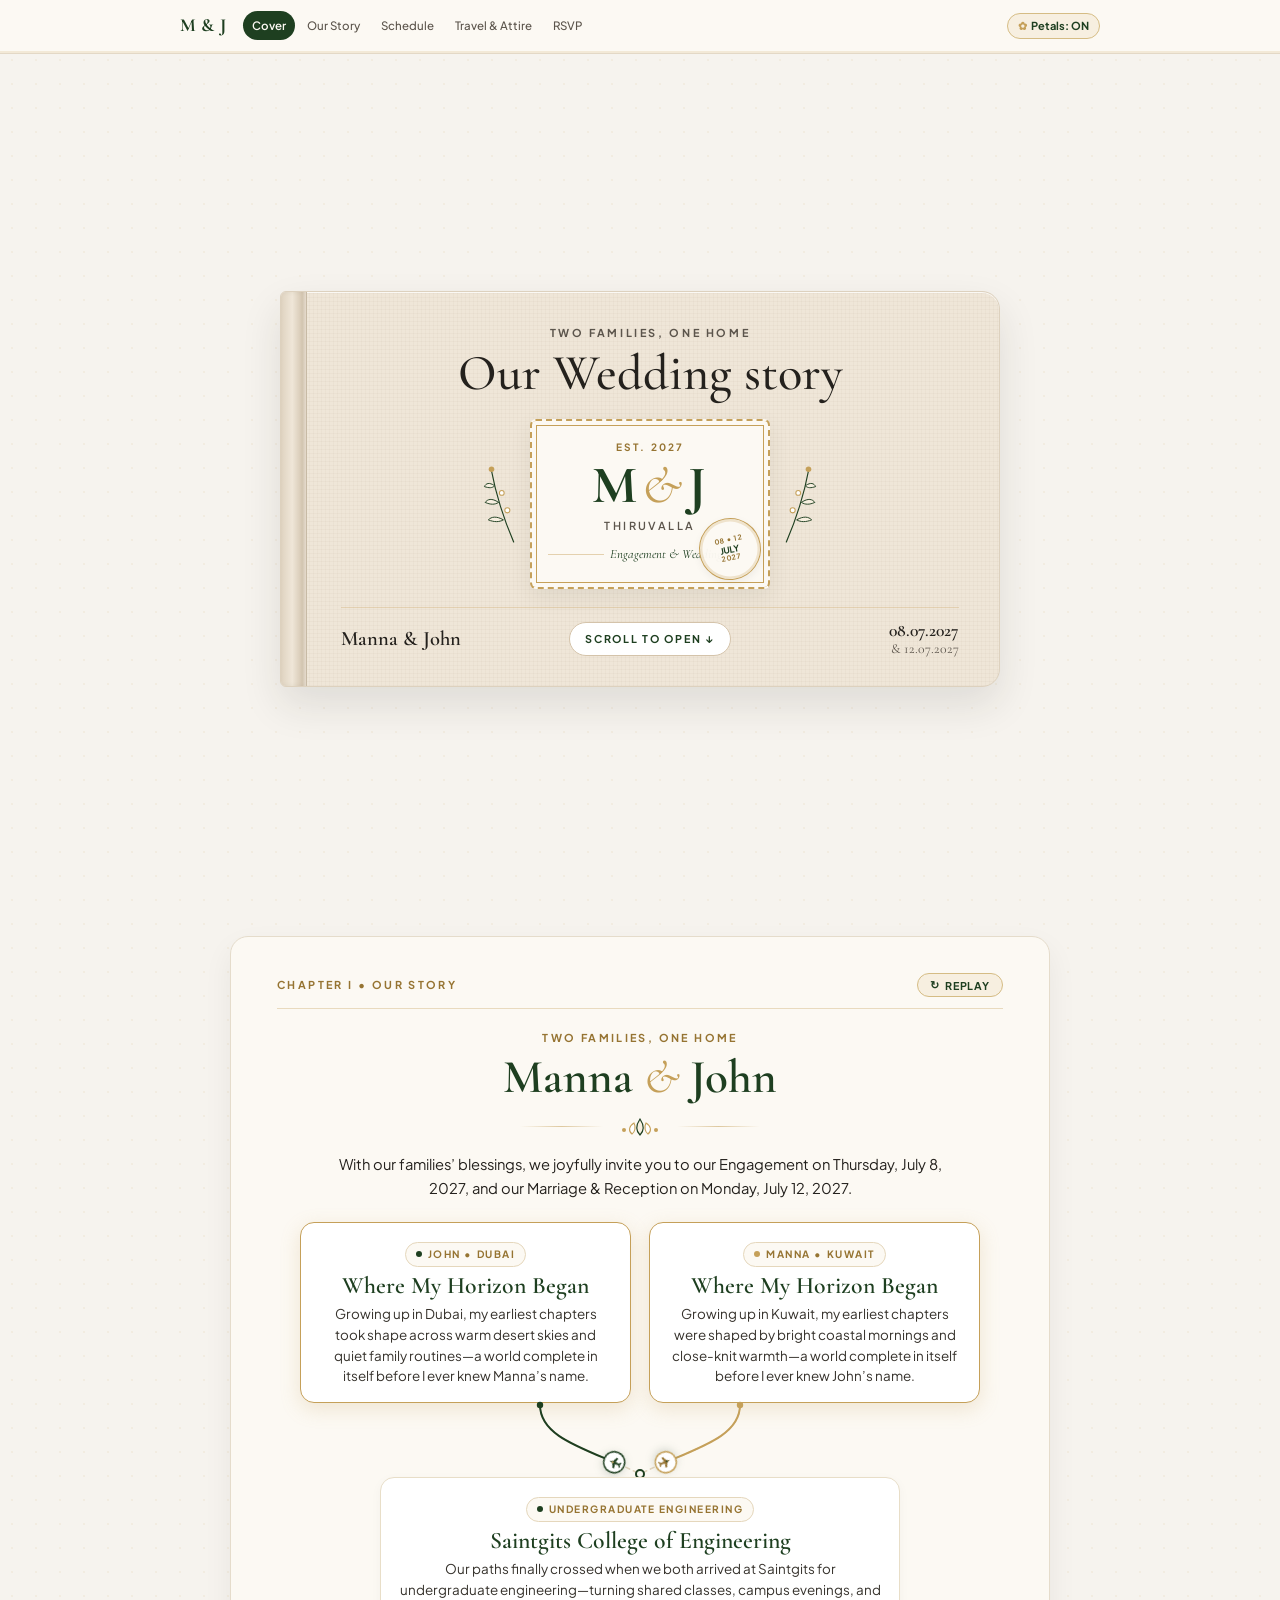
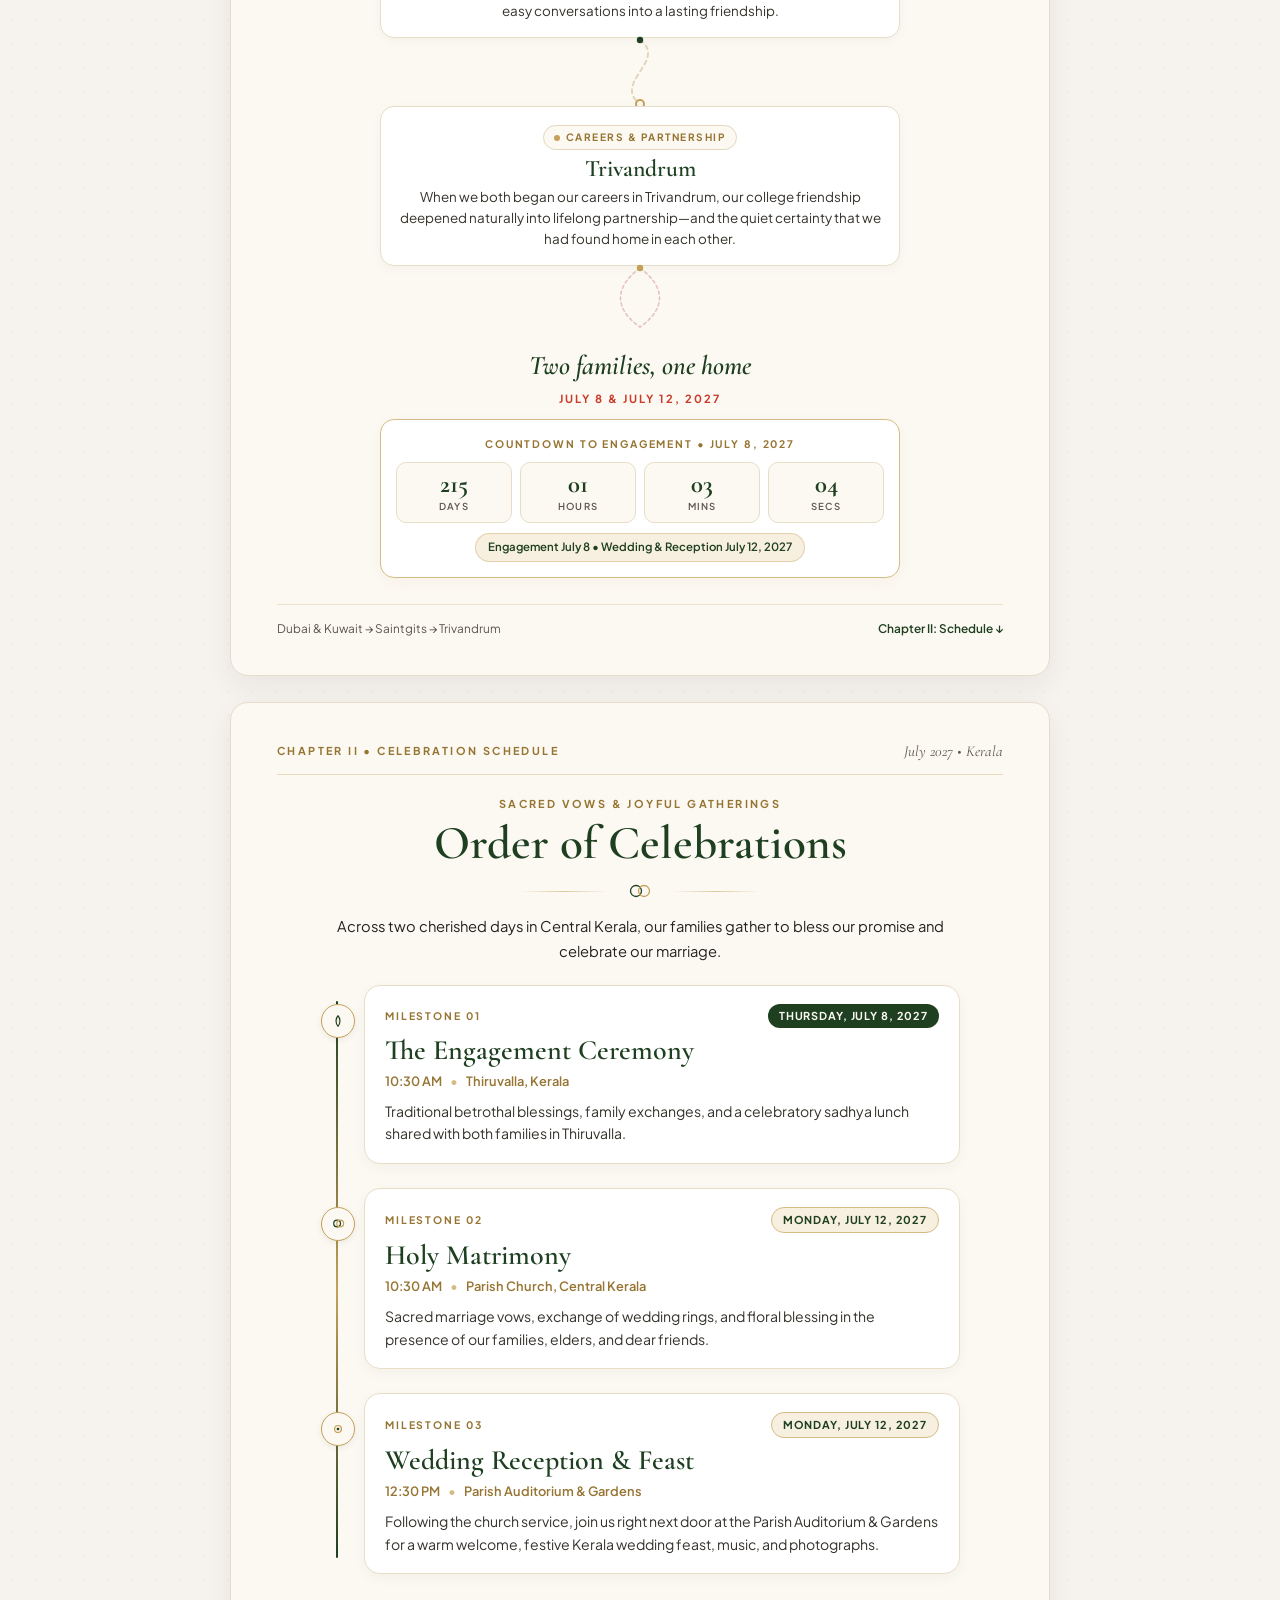
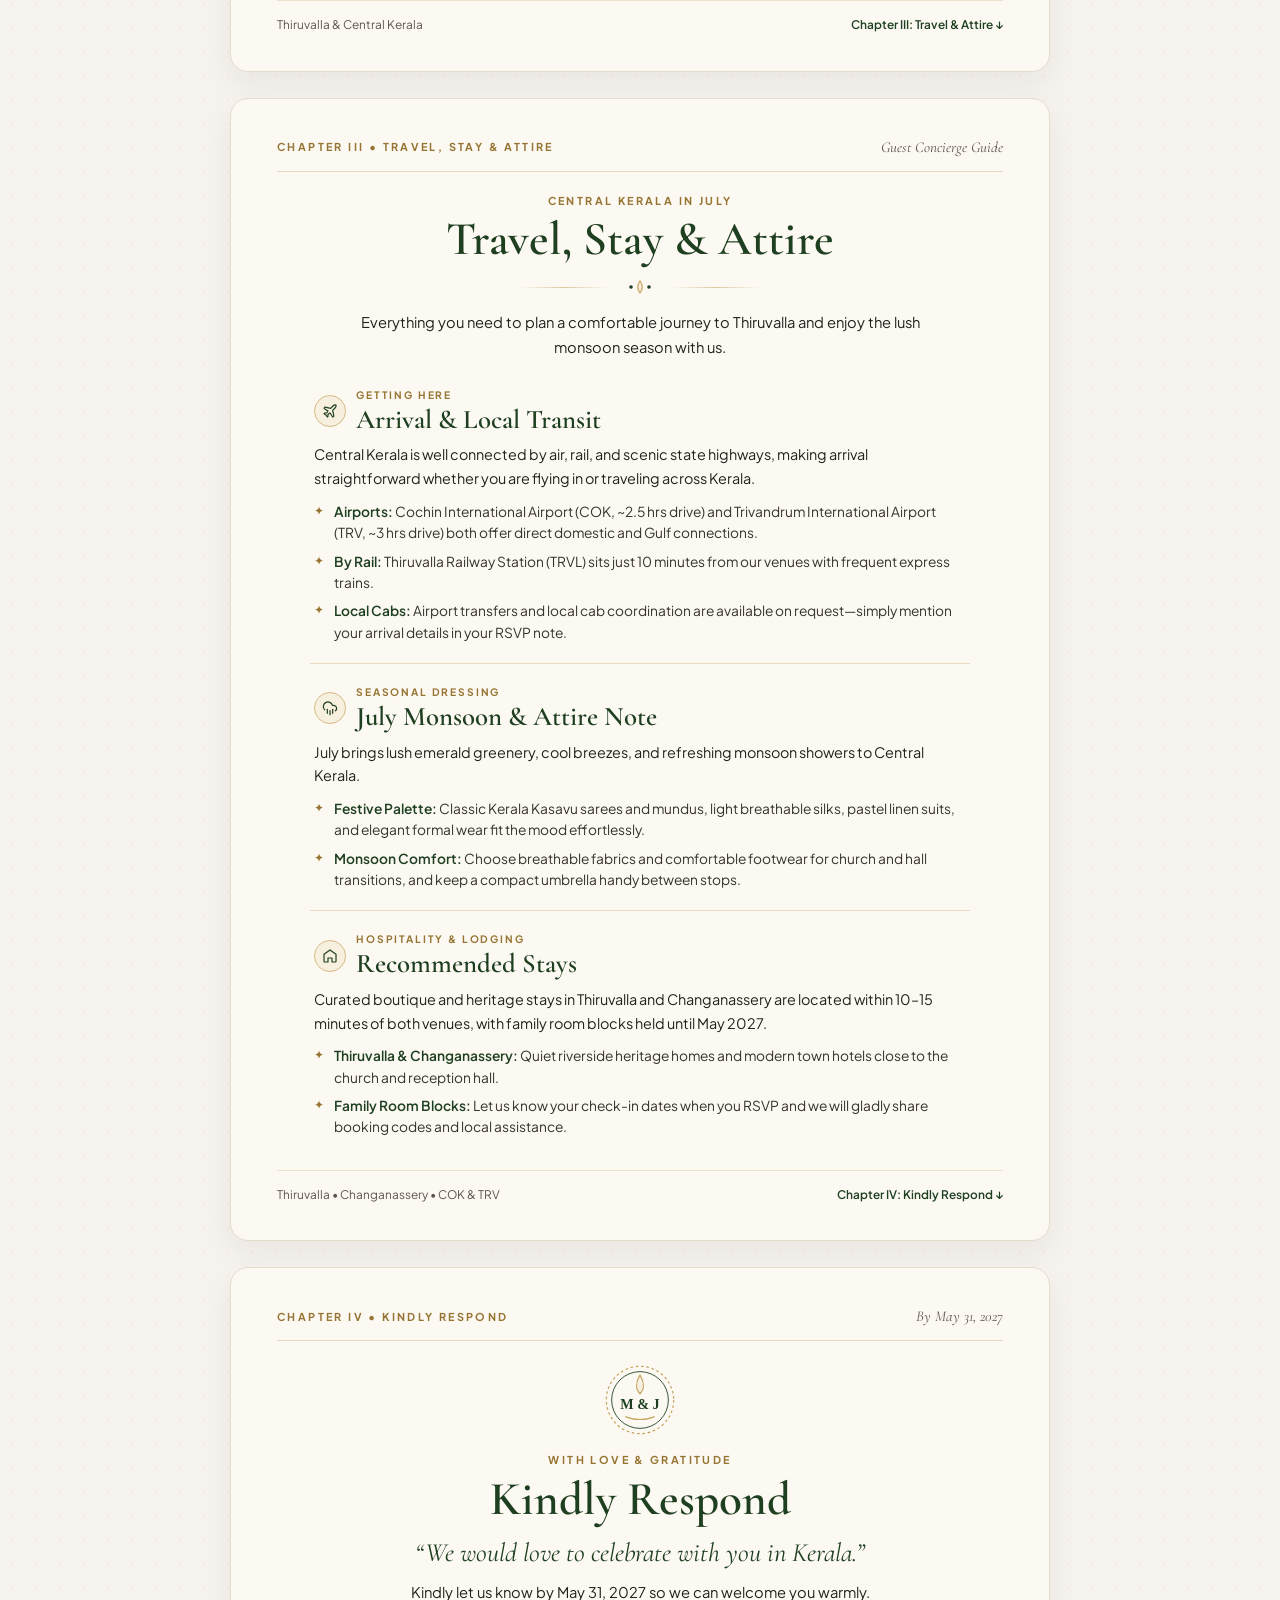
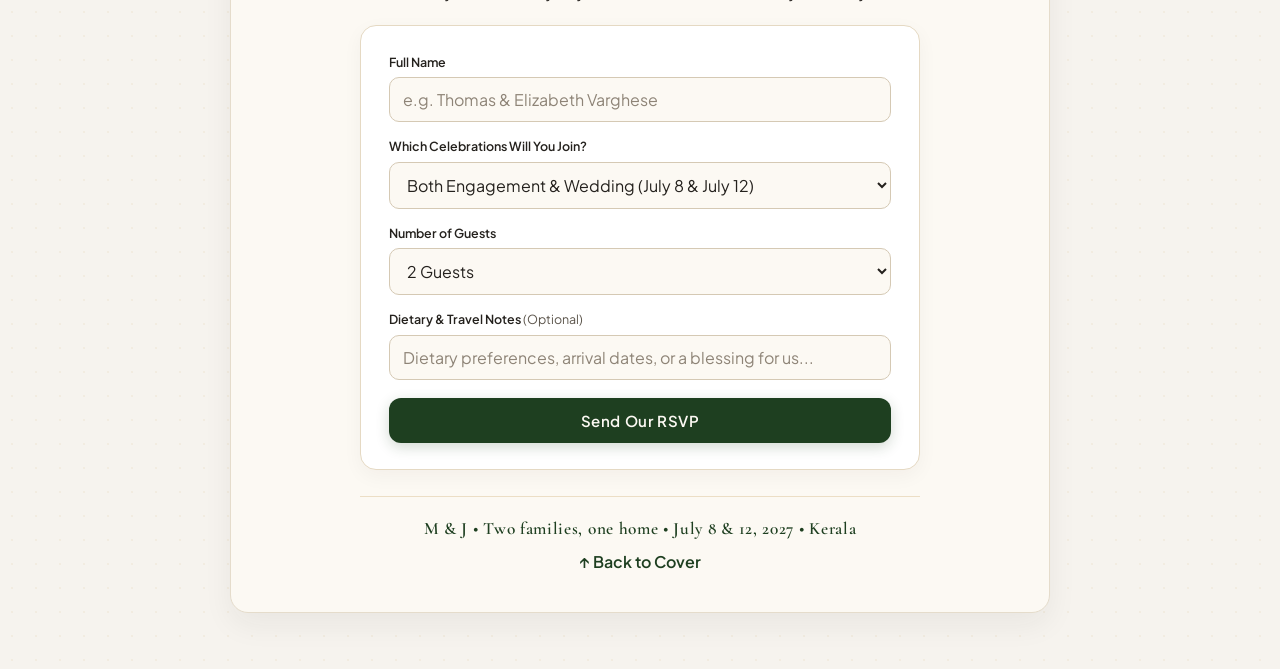
<file: manna_john_wedding_invitation_story.html>
<!DOCTYPE html>
<html lang="en">
<head>
    <meta charset="UTF-8">
    <meta name="viewport" content="width=device-width, initial-scale=1.0">
    <meta name="color-scheme" content="light">
    <title>Manna &amp; John — Our Wedding Story | July 2027</title>

    <!-- Editorial Serif & Clean Sans Typography -->
    <link rel="preconnect" href="https://fonts.googleapis.com">
    <link rel="preconnect" href="https://fonts.gstatic.com" crossorigin>
    <link href="https://fonts.googleapis.com/css2?family=Cormorant+Garamond:ital,wght@0,400;0,500;0,600;0,700;1,400;1,600&family=Plus+Jakarta+Sans:wght@400;500;600;700&display=swap" rel="stylesheet">

    <style>
        /* ==========================================================================
           1. LIGHT-MODE PALETTE & BASE RESET
           ========================================================================== */
        :root {
            color-scheme: light;
            --bg-backdrop: #F6F3EE;
            --bg-linen: #EFE6D8;
            --bg-cotton: #FCF9F3;
            --bg-surface: #FFFFFF;
            --ink-espresso: #24211D;
            --ink-muted: #5C554C;
            --palm-green: #1E3F20;
            --palm-green-dark: #142B16;
            --kasavu-gold: #C5A059;
            --kasavu-gold-deep: #967432;
            --kasavu-gold-tint: #F7EFE0;
            --border-warm: #E3D8C6;
            --border-gold: #D5BC84;
            --heart-red: #C93B2B;
            --heart-soft: #FDECE9;
            --font-serif: 'Cormorant Garamond', Georgia, 'Times New Roman', serif;
            --font-sans: 'Plus Jakarta Sans', -apple-system, BlinkMacSystemFont, 'Segoe UI', Roboto, sans-serif;
        }

        *, *::before, *::after {
            box-sizing: border-box;
        }

        html {
            scroll-behavior: smooth;
            background-color: var(--bg-backdrop);
            color: var(--ink-espresso);
            color-scheme: light;
        }

        body {
            margin: 0;
            padding: 0;
            background-color: var(--bg-backdrop);
            color: var(--ink-espresso);
            font-family: var(--font-sans);
            line-height: 1.65;
            overflow-x: hidden;
            -webkit-font-smoothing: antialiased;
        }

        .album-world {
            background-color: var(--bg-backdrop);
            background-image: radial-gradient(rgba(197, 160, 89, 0.085) 1px, transparent 0);
            background-size: 24px 24px;
            min-height: 100vh;
            width: 100%;
        }

        /* ==========================================================================
           2. AMBIENT DRIFTING JASMINE PETALS LAYER
           ========================================================================== */
        #petals-layer {
            position: fixed;
            inset: 0;
            width: 100%;
            height: 100%;
            background: transparent;
            pointer-events: none;
            z-index: 30;
            overflow: hidden;
        }

        #petals-layer.is-hidden {
            display: none;
        }

        .jasmine-petal {
            position: absolute;
            top: -36px;
            opacity: 0;
            pointer-events: none;
            animation: petalDrift linear infinite;
            will-change: transform, opacity;
        }

        @keyframes petalDrift {
            0% {
                transform: translate3d(0, -24px, 0) rotate(0deg);
                opacity: 0;
            }
            12% {
                opacity: 0.88;
            }
            50% {
                transform: translate3d(26px, 50vh, 0) rotate(140deg);
            }
            88% {
                opacity: 0.74;
            }
            100% {
                transform: translate3d(-18px, 105vh, 0) rotate(280deg);
                opacity: 0;
            }
        }

        /* ==========================================================================
           3. STICKY FLOATING NAVIGATION BAR & SCROLL PROGRESS
           ========================================================================== */
        .album-header {
            position: sticky;
            top: 0;
            z-index: 50;
            background-color: rgba(252, 249, 243, 0.96);
            backdrop-filter: blur(10px);
            -webkit-backdrop-filter: blur(10px);
            border-bottom: 1px solid var(--border-warm);
            width: 100%;
        }

        .header-inner {
            max-width: 960px;
            margin: 0 auto;
            padding: 8px 12px 8px 64px;
            display: flex;
            align-items: center;
            justify-content: space-between;
            gap: 8px;
            min-width: 0;
        }

        @media (min-width: 820px) {
            .header-inner {
                padding: 9px 20px;
                gap: 14px;
            }
        }

        .brand-monogram {
            font-family: var(--font-serif);
            font-size: 1.15rem;
            font-weight: 700;
            color: var(--palm-green);
            text-decoration: none;
            letter-spacing: 0.04em;
            white-space: nowrap;
            flex-shrink: 0;
        }

        .chapter-strip {
            display: flex;
            align-items: center;
            gap: 3px;
            overflow-x: auto;
            scrollbar-width: none;
            -ms-overflow-style: none;
            -webkit-overflow-scrolling: touch;
            padding: 2px;
            min-width: 0;
            flex: 1 1 auto;
        }

        .chapter-strip::-webkit-scrollbar {
            display: none;
        }

        .chapter-pill {
            display: inline-block;
            padding: 5px 9px;
            border-radius: 999px;
            font-size: 0.72rem;
            font-weight: 500;
            color: var(--ink-muted);
            text-decoration: none;
            white-space: nowrap;
            flex-shrink: 0;
            transition: background-color 0.2s ease, color 0.2s ease;
        }

        .chapter-pill:hover {
            background-color: var(--bg-linen);
            color: var(--palm-green);
        }

        .chapter-pill.is-current {
            background-color: var(--palm-green);
            color: var(--bg-cotton);
            font-weight: 600;
        }

        .petals-btn {
            display: inline-flex;
            align-items: center;
            gap: 4px;
            padding: 5px 10px;
            border-radius: 999px;
            border: 1px solid var(--border-gold);
            background-color: var(--kasavu-gold-tint);
            color: var(--palm-green);
            font-family: var(--font-sans);
            font-size: 0.69rem;
            font-weight: 700;
            cursor: pointer;
            white-space: nowrap;
            flex-shrink: 0;
            transition: background-color 0.2s ease, transform 0.15s ease;
        }

        .petals-btn:hover {
            background-color: #EFE2C5;
        }

        .petals-btn:active {
            transform: scale(0.97);
        }

        .scroll-track {
            width: 100%;
            height: 2px;
            background-color: rgba(197, 160, 89, 0.18);
        }

        .scroll-fill {
            height: 100%;
            width: 0%;
            background: linear-gradient(90deg, var(--palm-green), var(--kasavu-gold));
            transition: width 0.08s linear;
        }

        /* ==========================================================================
           4. SINGLE-STREAM VERTICAL FLOW
           ========================================================================== */
        .album-main {
            max-width: 860px;
            margin: 0 auto;
            padding: 14px 14px 56px;
            display: flex;
            flex-direction: column;
            gap: 26px;
            position: relative;
            z-index: 10;
            width: 100%;
        }

        .album-chapter {
            scroll-margin-top: 56px;
            opacity: 0;
            transform: translateY(14px);
            transition: opacity 0.55s ease, transform 0.55s ease;
            width: 100%;
        }

        .album-chapter.is-shown {
            opacity: 1;
            transform: translateY(0);
        }

        /* ==========================================================================
           5. INTRO COVER ONLY — SAND-LINEN HARDCOVER ALBUM (#cover)
           ========================================================================== */
        .cover-chapter {
            min-height: calc(100dvh - 58px);
            display: flex;
            align-items: center;
            justify-content: center;
            padding: 4px 0;
        }

        .linen-cover {
            position: relative;
            width: 100%;
            max-width: 720px;
            margin: 0 auto;
            background-color: var(--bg-linen);
            background-image:
                repeating-linear-gradient(0deg, rgba(160, 142, 114, 0.055) 0px, rgba(160, 142, 114, 0.055) 1px, transparent 1px, transparent 4px),
                repeating-linear-gradient(90deg, rgba(160, 142, 114, 0.055) 0px, rgba(160, 142, 114, 0.055) 1px, transparent 1px, transparent 4px);
            border: 1px solid #DDD1BE;
            border-radius: 6px 18px 18px 6px;
            box-shadow:
                0 18px 40px rgba(36, 33, 29, 0.11),
                inset 0 1px 0 rgba(255, 255, 255, 0.75);
            padding: 22px 22px 20px 44px;
            display: flex;
            flex-direction: column;
            align-items: center;
            gap: 14px;
            overflow: hidden;
        }

        @media (min-width: 640px) {
            .linen-cover {
                padding: 32px 40px 28px 60px;
                gap: 18px;
            }
        }

        .spine-crease {
            position: absolute;
            top: 0;
            bottom: 0;
            left: 0;
            width: 26px;
            background: linear-gradient(90deg, #DFD3C0 0%, #EFE6D8 45%, #D5C7B2 85%, #EFE6D8 100%);
            border-right: 1px solid rgba(155, 138, 112, 0.35);
            box-shadow: inset -2px 0 4px rgba(80, 65, 45, 0.08);
            z-index: 2;
        }

        .cover-top {
            text-align: center;
            position: relative;
            z-index: 3;
            width: 100%;
        }

        .cover-tagline {
            display: block;
            font-size: 0.68rem;
            font-weight: 700;
            letter-spacing: 0.24em;
            text-transform: uppercase;
            color: var(--ink-muted);
            margin-bottom: 4px;
        }

        .cover-headline {
            font-family: var(--font-serif);
            font-size: clamp(2.15rem, 4.6vw, 3.15rem);
            font-weight: 500;
            color: var(--ink-espresso);
            margin: 0;
            line-height: 1.08;
        }

        .stamp-assembly {
            display: flex;
            align-items: center;
            justify-content: center;
            gap: 10px;
            position: relative;
            z-index: 3;
            width: 100%;
            max-width: 420px;
        }

        .cover-sprig {
            width: 38px;
            height: 94px;
            color: var(--palm-green);
            flex-shrink: 0;
            will-change: transform;
        }

        .cover-sprig-left {
            transform-origin: 88% 92%;
            animation: sprigBreezeLeft 2.2s ease-in-out infinite;
        }

        .cover-sprig-right {
            transform-origin: 12% 92%;
            animation: sprigBreezeRight 2.5s ease-in-out infinite;
            animation-delay: -0.65s;
        }

        @keyframes sprigBreezeLeft {
            0%, 100% { transform: rotate(0deg) translateY(0); }
            25% { transform: rotate(-7deg) translateY(-2.5px); }
            55% { transform: rotate(4deg) translateY(1px); }
            80% { transform: rotate(-4.5deg) translateY(-1.5px); }
        }

        @keyframes sprigBreezeRight {
            0%, 100% { transform: rotate(0deg) translateY(0); }
            30% { transform: rotate(7deg) translateY(-2.5px); }
            60% { transform: rotate(-4deg) translateY(1px); }
            85% { transform: rotate(4.5deg) translateY(-1.5px); }
        }

        @media (prefers-reduced-motion: reduce) {
            .cover-sprig-left,
            .cover-sprig-right {
                animation: none;
            }
        }

        .postage-stamp {
            position: relative;
            flex: 0 1 240px;
            width: 240px;
            max-width: 100%;
            padding: 18px 16px 22px;
            background-color: var(--bg-cotton);
            border: 2px dashed var(--kasavu-gold);
            border-radius: 6px;
            box-shadow:
                inset 0 0 0 4px var(--bg-cotton),
                inset 0 0 0 5px var(--kasavu-gold),
                0 8px 22px rgba(55, 45, 30, 0.08);
            text-align: center;
        }

        .stamp-est {
            display: block;
            font-size: 0.63rem;
            font-weight: 700;
            letter-spacing: 0.22em;
            text-transform: uppercase;
            color: var(--kasavu-gold-deep);
            margin-bottom: 4px;
        }

        .stamp-monogram {
            font-family: var(--font-serif);
            font-size: clamp(2.5rem, 5vw, 3.3rem);
            font-weight: 700;
            color: var(--palm-green);
            line-height: 1;
            margin: 2px 0;
            letter-spacing: 0.04em;
        }

        .stamp-monogram .amp {
            color: var(--kasavu-gold);
            font-style: italic;
            font-weight: 400;
            padding: 0 3px;
        }

        .stamp-town {
            display: block;
            font-size: 0.69rem;
            font-weight: 600;
            letter-spacing: 0.22em;
            text-transform: uppercase;
            color: var(--ink-muted);
            margin-top: 5px;
        }

        .stamp-caption-row {
            display: flex;
            align-items: center;
            gap: 6px;
            margin-top: 9px;
            padding-right: 30px;
            font-family: var(--font-serif);
            font-style: italic;
            font-size: 0.8rem;
            color: var(--palm-green);
        }

        .stamp-rule {
            flex: 1;
            height: 1px;
            background-color: rgba(197, 160, 89, 0.45);
        }

        .postmark-badge {
            position: absolute;
            right: 7px;
            bottom: 7px;
            width: 62px;
            height: 62px;
            border-radius: 50%;
            background-color: rgba(252, 249, 243, 0.97);
            border: 1.5px solid var(--kasavu-gold);
            box-shadow: inset 0 0 0 2.5px rgba(197, 160, 89, 0.25), 0 3px 8px rgba(0, 0, 0, 0.06);
            display: flex;
            flex-direction: column;
            align-items: center;
            justify-content: center;
            transform: rotate(-10deg);
            text-align: center;
            padding: 2px;
        }

        .postmark-badge small {
            font-size: 0.44rem;
            font-weight: 700;
            letter-spacing: 0.12em;
            color: var(--kasavu-gold-deep);
            text-transform: uppercase;
            line-height: 1.1;
        }

        .postmark-badge strong {
            font-size: 0.55rem;
            font-weight: 700;
            color: var(--palm-green);
            letter-spacing: 0.04em;
            margin-top: 1px;
            line-height: 1.1;
        }

        .cover-bottom {
            width: 100%;
            display: grid;
            grid-template-columns: 1fr auto 1fr;
            align-items: center;
            gap: 10px;
            padding-top: 12px;
            border-top: 1px solid rgba(197, 160, 89, 0.3);
            position: relative;
            z-index: 3;
        }

        .cover-couple {
            font-family: var(--font-serif);
            font-size: 1.28rem;
            font-weight: 600;
            color: var(--ink-espresso);
            text-align: left;
            justify-self: start;
        }

        .open-album-btn {
            display: inline-block;
            padding: 7px 15px;
            border-radius: 999px;
            background-color: var(--bg-surface);
            border: 1px solid #D4C3AA;
            color: var(--palm-green);
            font-size: 0.67rem;
            font-weight: 700;
            letter-spacing: 0.16em;
            text-transform: uppercase;
            text-decoration: none;
            white-space: nowrap;
            justify-self: center;
            transition: background-color 0.2s ease, transform 0.2s ease;
        }

        .open-album-btn:hover {
            background-color: var(--kasavu-gold-tint);
            transform: translateY(1px);
        }

        .cover-date-stamp {
            text-align: right;
            justify-self: end;
            font-family: var(--font-serif);
            color: var(--ink-espresso);
            line-height: 1.2;
        }

        .cover-date-stamp .primary-date {
            display: block;
            font-size: 1.1rem;
            font-weight: 600;
        }

        .cover-date-stamp .secondary-date {
            display: block;
            font-size: 0.86rem;
            color: var(--ink-muted);
        }

        /* ==========================================================================
           6. UNIFIED SINGLE-COLUMN COTTON EDITORIAL SPREADS
              (Shared across Our Story, Schedule, Travel & Attire, and RSVP)
           ========================================================================== */
        .editorial-sheet {
            width: 100%;
            max-width: 820px;
            margin: 0 auto;
            background-color: var(--bg-cotton);
            border: 1px solid #E5DCCB;
            border-radius: 18px;
            box-shadow: 0 12px 30px rgba(36, 33, 29, 0.06);
            padding: 24px 20px;
            position: relative;
            overflow: hidden;
        }

        @media (min-width: 640px) {
            .editorial-sheet {
                padding: 36px 46px;
            }
        }

        .sheet-bar {
            display: flex;
            align-items: center;
            justify-content: space-between;
            gap: 10px;
            padding-bottom: 11px;
            border-bottom: 1px solid rgba(197, 160, 89, 0.35);
            margin-bottom: 20px;
        }

        .sheet-label {
            font-size: 0.68rem;
            font-weight: 700;
            letter-spacing: 0.22em;
            text-transform: uppercase;
            color: var(--kasavu-gold-deep);
        }

        .sheet-subtag {
            font-family: var(--font-serif);
            font-style: italic;
            font-size: 0.94rem;
            color: var(--ink-muted);
        }

        .replay-route-btn {
            display: inline-flex;
            align-items: center;
            gap: 5px;
            padding: 4px 12px;
            border-radius: 999px;
            border: 1px solid var(--border-gold);
            background-color: var(--kasavu-gold-tint);
            color: var(--palm-green);
            font-family: var(--font-sans);
            font-size: 0.67rem;
            font-weight: 700;
            letter-spacing: 0.08em;
            text-transform: uppercase;
            cursor: pointer;
            transition: background-color 0.2s ease, transform 0.15s ease;
        }

        .replay-route-btn:hover {
            background-color: #EFE2C5;
        }

        .replay-route-btn:active {
            transform: scale(0.97);
        }

        .chapter-header {
            text-align: center;
            max-width: 610px;
            margin: 0 auto 22px;
        }

        .chapter-eyebrow {
            display: block;
            font-size: 0.68rem;
            font-weight: 700;
            letter-spacing: 0.22em;
            text-transform: uppercase;
            color: var(--kasavu-gold-deep);
            margin-bottom: 4px;
        }

        .chapter-title {
            font-family: var(--font-serif);
            font-size: clamp(2.1rem, 4.4vw, 2.95rem);
            font-weight: 600;
            color: var(--palm-green);
            margin: 0;
            line-height: 1.12;
        }

        .chapter-title .amp {
            font-style: italic;
            font-weight: 400;
            color: var(--kasavu-gold);
        }

        .lotus-divider {
            display: flex;
            align-items: center;
            justify-content: center;
            gap: 10px;
            margin: 12px auto 14px;
            max-width: 240px;
        }

        .lotus-divider span {
            flex: 1;
            height: 1px;
            background: linear-gradient(90deg, transparent, rgba(197, 160, 89, 0.55), transparent);
        }

        .chapter-lead {
            font-size: 0.92rem;
            color: var(--ink-espresso);
            margin: 0;
            line-height: 1.65;
        }

        .sheet-footer {
            display: flex;
            align-items: center;
            justify-content: space-between;
            padding-top: 14px;
            margin-top: 26px;
            border-top: 1px solid rgba(197, 160, 89, 0.28);
            font-size: 0.74rem;
            color: var(--ink-muted);
        }

        .next-chapter-link {
            font-weight: 600;
            color: var(--palm-green);
            text-decoration: none;
            transition: color 0.2s ease;
        }

        .next-chapter-link:hover {
            color: var(--kasavu-gold-deep);
        }

        /* ==========================================================================
           7. CHAPTER I — OUR STORY & ANIMATED ROUTE (#story)
           ========================================================================== */
        .unified-route-flow {
            max-width: 680px;
            margin: 0 auto;
            display: flex;
            flex-direction: column;
            align-items: center;
        }

        .origins-pair {
            width: 100%;
            display: grid;
            grid-template-columns: 1fr;
            gap: 12px;
        }

        @media (min-width: 640px) {
            .origins-pair {
                grid-template-columns: 1fr 1fr;
                gap: 18px;
            }
        }

        .journey-card {
            background-color: var(--bg-surface);
            border: 1px solid #E8DEC8;
            border-radius: 14px;
            padding: 15px 18px;
            text-align: center;
            box-shadow: 0 3px 12px rgba(36, 33, 29, 0.035);
            transition: border-color 0.25s ease, box-shadow 0.25s ease;
        }

        .journey-card.is-active-stop {
            border-color: var(--kasavu-gold);
            box-shadow: 0 6px 20px rgba(197, 160, 89, 0.22);
        }

        .journey-card.is-wide {
            width: 100%;
            max-width: 520px;
        }

        .stop-chip {
            display: inline-flex;
            align-items: center;
            justify-content: center;
            gap: 6px;
            padding: 3px 10px;
            border-radius: 999px;
            background-color: var(--bg-cotton);
            border: 1px solid #E5D7BC;
            font-size: 0.63rem;
            font-weight: 700;
            letter-spacing: 0.15em;
            text-transform: uppercase;
            color: var(--kasavu-gold-deep);
            margin-bottom: 5px;
        }

        .stop-dot {
            width: 6px;
            height: 6px;
            border-radius: 50%;
            background-color: var(--palm-green);
            display: inline-block;
        }

        .stop-dot.gold {
            background-color: var(--kasavu-gold);
        }

        .journey-card-title {
            margin: 0 0 4px;
            font-family: var(--font-serif);
            font-size: clamp(1.22rem, 2.6vw, 1.48rem);
            font-weight: 600;
            color: var(--palm-green);
            line-height: 1.18;
        }

        .journey-card-copy {
            margin: 0;
            font-size: 0.84rem;
            color: #36322C;
            line-height: 1.56;
        }

        .path-stage {
            width: 100%;
            display: flex;
            justify-content: center;
            align-items: center;
            margin: -1px 0;
            pointer-events: none;
        }

        .path-svg {
            display: block;
            width: 100%;
            height: auto;
            overflow: visible;
        }

        .path-svg.air-paths {
            max-width: 520px;
            height: 76px;
        }

        .path-svg.road-path {
            max-width: 240px;
            height: 70px;
        }

        .path-svg.heart-join-path {
            max-width: 240px;
            height: 86px;
        }

        .route-plane {
            filter: drop-shadow(0 2px 4px rgba(30, 63, 32, 0.18));
        }

        .route-car {
            filter: drop-shadow(0 2px 5px rgba(150, 116, 50, 0.22));
        }

        .converged-heart {
            transform-origin: 120px 64px;
            opacity: 0;
            transform: scale(0.25);
        }

        .editorial-sheet.is-heart-ready .converged-heart {
            animation:
                heartBloom 0.55s cubic-bezier(0.22, 1, 0.36, 1) forwards,
                heartPulseBrisk 1s ease-in-out 0.55s infinite;
        }

        @keyframes heartBloom {
            0% { opacity: 0; transform: scale(0.25); }
            60% { opacity: 1; transform: scale(1.24); }
            82% { opacity: 1; transform: scale(0.96); }
            100% { opacity: 1; transform: scale(1.06); }
        }

        @keyframes heartPulseBrisk {
            0%, 100% { transform: scale(1.06); }
            50% { transform: scale(1.2); }
        }

        @media (prefers-reduced-motion: reduce) {
            .editorial-sheet .converged-heart {
                animation: none;
                opacity: 1;
                transform: scale(1);
            }
        }

        .story-finale {
            width: 100%;
            max-width: 520px;
            text-align: center;
        }

        .finale-quote {
            font-family: var(--font-serif);
            font-style: italic;
            font-size: clamp(1.38rem, 3vw, 1.68rem);
            font-weight: 600;
            color: var(--palm-green);
            margin: 0 0 2px;
            line-height: 1.2;
        }

        .finale-date-tag {
            display: inline-block;
            font-size: 0.7rem;
            font-weight: 700;
            letter-spacing: 0.18em;
            text-transform: uppercase;
            color: var(--heart-red);
            margin-bottom: 12px;
        }

        .countdown-card {
            background-color: var(--bg-surface);
            border: 1px solid var(--border-gold);
            border-radius: 14px;
            padding: 15px;
            text-align: center;
            box-shadow: 0 4px 14px rgba(197, 160, 89, 0.08);
        }

        .countdown-title {
            display: block;
            font-size: 0.65rem;
            font-weight: 700;
            letter-spacing: 0.18em;
            text-transform: uppercase;
            color: var(--kasavu-gold-deep);
            margin-bottom: 9px;
        }

        .countdown-cells {
            display: grid;
            grid-template-columns: repeat(4, 1fr);
            gap: 8px;
        }

        .countdown-cell {
            background-color: var(--bg-cotton);
            border: 1px solid #E8DEC8;
            border-radius: 10px;
            padding: 8px 4px;
        }

        .countdown-num {
            display: block;
            font-family: var(--font-serif);
            font-size: 1.55rem;
            font-weight: 700;
            color: var(--palm-green);
            line-height: 1.05;
        }

        .countdown-unit {
            display: block;
            font-size: 0.6rem;
            font-weight: 600;
            letter-spacing: 0.12em;
            text-transform: uppercase;
            color: var(--ink-muted);
            margin-top: 2px;
        }

        .countdown-note {
            display: inline-block;
            margin-top: 10px;
            padding: 4px 12px;
            border-radius: 999px;
            background-color: var(--kasavu-gold-tint);
            border: 1px solid rgba(197, 160, 89, 0.4);
            font-size: 0.71rem;
            font-weight: 600;
            color: var(--palm-green);
        }

        /* ==========================================================================
           8. CHAPTER II — VERTICAL CONNECTED CEREMONIAL TIMELINE (#schedule)
           ========================================================================== */
        .ceremonial-timeline {
            max-width: 640px;
            margin: 6px auto 0;
            position: relative;
            padding-left: 34px;
            display: flex;
            flex-direction: column;
            gap: 20px;
        }

        @media (min-width: 640px) {
            .ceremonial-timeline {
                padding-left: 44px;
                gap: 24px;
            }
        }

        .ceremonial-timeline::before {
            content: '';
            position: absolute;
            top: 16px;
            bottom: 16px;
            left: 13px;
            width: 2px;
            background: linear-gradient(180deg, var(--palm-green) 0%, var(--kasavu-gold) 52%, var(--palm-green) 100%);
            border-radius: 2px;
        }

        @media (min-width: 640px) {
            .ceremonial-timeline::before {
                left: 16px;
            }
        }

        .timeline-milestone {
            position: relative;
            background-color: var(--bg-surface);
            border: 1px solid #E8DEC8;
            border-radius: 16px;
            padding: 18px 20px;
            box-shadow: 0 4px 14px rgba(36, 33, 29, 0.04);
            transition: transform 0.22s ease, border-color 0.22s ease, box-shadow 0.22s ease;
        }

        .timeline-milestone:hover {
            transform: translateY(-2px);
            border-color: var(--border-gold);
            box-shadow: 0 8px 22px rgba(197, 160, 89, 0.14);
        }

        .milestone-medallion {
            position: absolute;
            left: -34px;
            top: 18px;
            width: 28px;
            height: 28px;
            border-radius: 50%;
            background-color: var(--bg-cotton);
            border: 1.5px solid var(--kasavu-gold);
            box-shadow: 0 2px 6px rgba(36, 33, 29, 0.08);
            display: flex;
            align-items: center;
            justify-content: center;
            color: var(--palm-green);
        }

        @media (min-width: 640px) {
            .milestone-medallion {
                left: -44px;
                width: 34px;
                height: 34px;
            }
        }

        .milestone-top {
            display: flex;
            flex-wrap: wrap;
            align-items: center;
            justify-content: space-between;
            gap: 8px;
            margin-bottom: 6px;
        }

        .milestone-step {
            font-size: 0.65rem;
            font-weight: 700;
            letter-spacing: 0.18em;
            text-transform: uppercase;
            color: var(--kasavu-gold-deep);
        }

        .milestone-date-pill {
            display: inline-block;
            padding: 3px 11px;
            border-radius: 999px;
            font-size: 0.68rem;
            font-weight: 700;
            letter-spacing: 0.08em;
            text-transform: uppercase;
        }

        .milestone-date-pill.green {
            background-color: var(--palm-green);
            color: var(--bg-cotton);
        }

        .milestone-date-pill.gold {
            background-color: var(--kasavu-gold-tint);
            border: 1px solid var(--border-gold);
            color: var(--palm-green);
        }

        .milestone-title {
            font-family: var(--font-serif);
            font-size: clamp(1.42rem, 3vw, 1.75rem);
            font-weight: 600;
            color: var(--palm-green);
            margin: 0 0 4px;
            line-height: 1.18;
        }

        .milestone-meta {
            display: flex;
            flex-wrap: wrap;
            align-items: center;
            gap: 8px;
            font-size: 0.8rem;
            font-weight: 600;
            color: var(--kasavu-gold-deep);
            margin-bottom: 8px;
        }

        .milestone-meta .dot-sep {
            color: var(--border-gold);
        }

        .milestone-desc {
            margin: 0;
            font-size: 0.88rem;
            color: #36322C;
            line-height: 1.6;
        }

        /* ==========================================================================
           9. CHAPTER III — EDITORIAL CONCIERGE GUIDE (#travel)
           ========================================================================== */
        .concierge-stream {
            max-width: 660px;
            margin: 0 auto;
            display: flex;
            flex-direction: column;
        }

        .concierge-entry {
            padding: 20px 4px;
            border-bottom: 1px solid rgba(197, 160, 89, 0.34);
        }

        .concierge-entry:first-child {
            padding-top: 6px;
        }

        .concierge-entry:last-child {
            border-bottom: none;
            padding-bottom: 6px;
        }

        .concierge-head {
            display: flex;
            align-items: center;
            gap: 10px;
            margin-bottom: 8px;
        }

        .concierge-icon {
            width: 32px;
            height: 32px;
            border-radius: 50%;
            background-color: var(--kasavu-gold-tint);
            border: 1px solid var(--border-gold);
            display: inline-flex;
            align-items: center;
            justify-content: center;
            color: var(--palm-green);
            flex-shrink: 0;
        }

        .concierge-kicker {
            display: block;
            font-size: 0.64rem;
            font-weight: 700;
            letter-spacing: 0.18em;
            text-transform: uppercase;
            color: var(--kasavu-gold-deep);
        }

        .concierge-title {
            font-family: var(--font-serif);
            font-size: clamp(1.38rem, 2.8vw, 1.68rem);
            font-weight: 600;
            color: var(--palm-green);
            margin: 0;
            line-height: 1.18;
        }

        .concierge-copy {
            margin: 0 0 10px;
            font-size: 0.9rem;
            color: var(--ink-espresso);
            line-height: 1.65;
        }

        .botanical-list {
            list-style: none;
            margin: 0;
            padding: 0;
            display: flex;
            flex-direction: column;
            gap: 7px;
        }

        .botanical-list li {
            position: relative;
            padding-left: 20px;
            font-size: 0.86rem;
            color: #36322C;
            line-height: 1.55;
        }

        .botanical-list li::before {
            content: '✦';
            position: absolute;
            left: 0;
            top: 0;
            color: var(--kasavu-gold-deep);
            font-size: 0.76rem;
        }

        .botanical-list strong {
            color: var(--palm-green);
            font-weight: 600;
        }

        /* ==========================================================================
           10. CHAPTER IV — INTIMATE SINGLE-COLUMN RSVP LETTER (#rsvp)
           ========================================================================== */
        .rsvp-letter-wrap {
            max-width: 560px;
            margin: 0 auto;
        }

        .rsvp-seal-header {
            text-align: center;
            margin-bottom: 20px;
        }

        .rsvp-letter-quote {
            font-family: var(--font-serif);
            font-style: italic;
            font-size: clamp(1.35rem, 3vw, 1.65rem);
            color: var(--palm-green);
            margin: 0 0 10px;
            line-height: 1.3;
        }

        .rsvp-form-card {
            background-color: var(--bg-surface);
            border: 1px solid #E5D9C3;
            border-radius: 16px;
            padding: 20px 18px;
            box-shadow: 0 6px 20px rgba(36, 33, 29, 0.045);
        }

        @media (min-width: 640px) {
            .rsvp-form-card {
                padding: 26px 28px;
            }
        }

        .rsvp-stack {
            display: flex;
            flex-direction: column;
            gap: 14px;
        }

        .field-label {
            display: block;
            font-size: 0.78rem;
            font-weight: 600;
            color: var(--ink-espresso);
            margin-bottom: 5px;
        }

        .field-input {
            width: 100%;
            padding: 11px 13px;
            border-radius: 10px;
            background-color: var(--bg-cotton);
            color: var(--ink-espresso);
            border: 1px solid #D5C9B4;
            font-family: var(--font-sans);
            font-size: 16px;
            transition: border-color 0.2s ease, box-shadow 0.2s ease, background-color 0.2s ease;
        }

        .field-input::placeholder {
            color: #8E8477;
        }

        .field-input:focus {
            outline: none;
            background-color: var(--bg-surface);
            border-color: var(--palm-green);
            box-shadow: 0 0 0 3px rgba(30, 63, 32, 0.12);
        }

        .rsvp-submit {
            width: 100%;
            padding: 13px 18px;
            border: none;
            border-radius: 12px;
            background-color: var(--palm-green);
            color: var(--bg-cotton);
            font-family: var(--font-sans);
            font-size: 0.94rem;
            font-weight: 600;
            letter-spacing: 0.04em;
            cursor: pointer;
            margin-top: 4px;
            box-shadow: 0 4px 14px rgba(30, 63, 32, 0.2);
            transition: background-color 0.2s ease, transform 0.15s ease;
        }

        .rsvp-submit:hover {
            background-color: var(--palm-green-dark);
        }

        .rsvp-submit:active {
            transform: scale(0.99);
        }

        .rsvp-receipt {
            display: none;
            background-color: var(--bg-surface);
            border: 1.5px solid var(--kasavu-gold);
            border-radius: 16px;
            padding: 24px 20px;
            text-align: center;
            box-shadow: 0 8px 24px rgba(197, 160, 89, 0.14);
        }

        .rsvp-receipt.is-visible {
            display: block;
        }

        .receipt-badge {
            width: 44px;
            height: 44px;
            border-radius: 50%;
            background-color: var(--palm-green);
            color: var(--bg-cotton);
            display: inline-flex;
            align-items: center;
            justify-content: center;
            font-size: 1.2rem;
            font-weight: 700;
            margin-bottom: 10px;
        }

        .receipt-edit-btn {
            background: none;
            border: none;
            color: var(--kasavu-gold-deep);
            font-family: var(--font-sans);
            font-size: 0.8rem;
            font-weight: 600;
            text-decoration: underline;
            cursor: pointer;
            margin-top: 14px;
        }

        .album-colophon {
            text-align: center;
            margin-top: 26px;
            padding-top: 18px;
            border-top: 1px solid rgba(197, 160, 89, 0.3);
        }

        .colophon-line {
            font-family: var(--font-serif);
            font-size: 1.08rem;
            font-weight: 600;
            color: var(--palm-green);
            letter-spacing: 0.04em;
            margin: 0 0 6px;
        }

        /* ==========================================================================
           11. NARROW MOBILE ADJUSTMENTS (< 560px)
           ========================================================================== */
        @media (max-width: 560px) {
            .header-inner {
                padding: 6px 8px 6px 64px;
                gap: 4px;
            }
            .brand-monogram {
                font-size: 0.94rem;
            }
            .chapter-strip {
                gap: 1px;
                padding: 2px;
            }
            .chapter-pill {
                padding: 4px 6px;
                font-size: 0.65rem;
            }
            .petals-btn {
                padding: 4px 7px;
                font-size: 0.63rem;
                gap: 3px;
            }
            .album-main {
                padding: 10px 10px 44px;
                gap: 20px;
            }
            .linen-cover {
                padding: 18px 12px 16px 28px;
                gap: 11px;
            }
            .spine-crease {
                width: 18px;
            }
            .stamp-assembly {
                gap: 4px;
            }
            .cover-sprig {
                width: 24px;
                height: 76px;
            }
            .postage-stamp {
                flex: 0 1 198px;
                width: 198px;
                padding: 14px 11px 16px;
            }
            .stamp-caption-row {
                padding-right: 0;
                font-size: 0.72rem;
            }
            .postmark-badge {
                width: 50px;
                height: 50px;
                right: 5px;
                bottom: 5px;
            }
            .postmark-badge small {
                font-size: 0.4rem;
            }
            .postmark-badge strong {
                font-size: 0.48rem;
            }
            .cover-bottom {
                grid-template-columns: 1fr;
                justify-items: center;
                gap: 7px;
                padding-top: 9px;
            }
            .cover-couple,
            .open-album-btn,
            .cover-date-stamp {
                justify-self: center;
                text-align: center;
            }
        }
    </style>
</head>
<body>
    <div class="album-world">
        <!-- Ambient Drifting Jasmine Petals Layer -->
        <div id="petals-layer" aria-hidden="true"></div>

        <!-- Sticky Top Floating Navigation Bar -->
        <header class="album-header">
            <div class="header-inner">
                <a href="#cover" class="brand-monogram">M &amp; J</a>

                <nav class="chapter-strip" aria-label="Wedding chapters">
                    <a href="#cover" data-target="cover" class="chapter-pill is-current">Cover</a>
                    <a href="#story" data-target="story" class="chapter-pill">Our Story</a>
                    <a href="#schedule" data-target="schedule" class="chapter-pill">Schedule</a>
                    <a href="#travel" data-target="travel" class="chapter-pill">Travel &amp; Attire</a>
                    <a href="#rsvp" data-target="rsvp" class="chapter-pill">RSVP</a>
                </nav>

                <button type="button" id="petals-toggle" class="petals-btn" onclick="togglePetals()">
                    <span style="color: #C5A059;">✿</span>
                    <span id="petals-label">Petals: ON</span>
                </button>
            </div>
            <div class="scroll-track" aria-hidden="true">
                <div id="scroll-progress" class="scroll-fill"></div>
            </div>
        </header>

        <!-- Single-Stream Vertical Editorial Flow -->
        <main class="album-main">

            <!-- =================================================================
                 INTRO COVER ONLY — HARDCOVER ALBUM STYLE (#cover)
                 ================================================================= -->
            <section id="cover" class="album-chapter cover-chapter is-shown">
                <article class="linen-cover">
                    <div class="spine-crease" aria-hidden="true"></div>

                    <div class="cover-top">
                        <span class="cover-tagline">TWO FAMILIES, ONE HOME</span>
                        <h1 class="cover-headline">Our Wedding story</h1>
                    </div>

                    <div class="stamp-assembly">
                        <!-- Left Breeze-Swaying Botanical Sprig -->
                        <svg class="cover-sprig cover-sprig-left" viewBox="0 0 48 112" fill="none" aria-hidden="true">
                            <path d="M40 104 C28 76, 18 46, 12 14" stroke="#1E3F20" stroke-width="1.5" stroke-linecap="round"/>
                            <path d="M27 76 C18 71, 12 72, 8 76 C15 79, 22 79, 27 76 Z" fill="#F7EFE0" stroke="#1E3F20" stroke-width="1.2"/>
                            <path d="M21 54 C12 48, 7 50, 4 54 C11 57, 16 57, 21 54 Z" fill="#F7EFE0" stroke="#1E3F20" stroke-width="1.2"/>
                            <path d="M16 33 C9 28, 5 30, 3 34 C9 36, 13 36, 16 33 Z" fill="#F7EFE0" stroke="#1E3F20" stroke-width="1.2"/>
                            <circle cx="32" cy="64" r="3.2" fill="#FFFFFF" stroke="#C5A059" stroke-width="1.3"/>
                            <circle cx="25" cy="42" r="3" fill="#FFFFFF" stroke="#C5A059" stroke-width="1.3"/>
                            <circle cx="12" cy="12" r="3.5" fill="#C5A059"/>
                        </svg>

                        <!-- Embossed Perforated Postage Stamp -->
                        <div class="postage-stamp">
                            <span class="stamp-est">EST. 2027</span>
                            <div class="stamp-monogram">M<span class="amp">&amp;</span>J</div>
                            <span class="stamp-town">THIRUVALLA</span>
                            <div class="stamp-caption-row">
                                <span class="stamp-rule"></span>
                                <span>Engagement &amp; Wedding</span>
                            </div>

                            <div class="postmark-badge" aria-hidden="true">
                                <small>08 • 12</small>
                                <strong>JULY</strong>
                                <small>2027</small>
                            </div>
                        </div>

                        <!-- Right Breeze-Swaying Botanical Sprig -->
                        <svg class="cover-sprig cover-sprig-right" viewBox="0 0 48 112" fill="none" aria-hidden="true">
                            <path d="M8 104 C20 76, 30 46, 36 14" stroke="#1E3F20" stroke-width="1.5" stroke-linecap="round"/>
                            <path d="M21 76 C30 71, 36 72, 40 76 C33 79, 26 79, 21 76 Z" fill="#F7EFE0" stroke="#1E3F20" stroke-width="1.2"/>
                            <path d="M27 54 C36 48, 41 50, 44 54 C37 57, 32 57, 27 54 Z" fill="#F7EFE0" stroke="#1E3F20" stroke-width="1.2"/>
                            <path d="M32 33 C39 28, 43 30, 45 34 C39 36, 35 36, 32 33 Z" fill="#F7EFE0" stroke="#1E3F20" stroke-width="1.2"/>
                            <circle cx="16" cy="64" r="3.2" fill="#FFFFFF" stroke="#C5A059" stroke-width="1.3"/>
                            <circle cx="23" cy="42" r="3" fill="#FFFFFF" stroke="#C5A059" stroke-width="1.3"/>
                            <circle cx="36" cy="12" r="3.5" fill="#C5A059"/>
                        </svg>
                    </div>

                    <div class="cover-bottom">
                        <div class="cover-couple">Manna &amp; John</div>
                        <a href="#story" class="open-album-btn">SCROLL TO OPEN ↓</a>
                        <div class="cover-date-stamp">
                            <span class="primary-date">08.07.2027</span>
                            <span class="secondary-date">&amp; 12.07.2027</span>
                        </div>
                    </div>
                </article>
            </section>

            <!-- =================================================================
                 CHAPTER I — OUR STORY & ANIMATED ROUTE (#story)
                 ================================================================= -->
            <section id="story" class="album-chapter">
                <article id="story-sheet" class="editorial-sheet">
                    <div class="sheet-bar">
                        <span class="sheet-label">CHAPTER I • OUR STORY</span>
                        <button type="button" id="replay-btn" class="replay-route-btn" onclick="replayStoryRoute()">
                            <span aria-hidden="true">↻</span>
                            <span>REPLAY</span>
                        </button>
                    </div>

                    <div class="chapter-header">
                        <span class="chapter-eyebrow">Two families, one home</span>
                        <h2 class="chapter-title">Manna <span class="amp">&amp;</span> John</h2>

                        <div class="lotus-divider" aria-hidden="true">
                            <span></span>
                            <svg width="54" height="22" viewBox="0 0 54 22" fill="none">
                                <path d="M27 3 C23 9, 23 15, 27 19 C31 15, 31 9, 27 3 Z" fill="#F7EFE0" stroke="#1E3F20" stroke-width="1.2"/>
                                <path d="M21 7 C16 10, 15 15, 19 18 C22 16, 23 11, 21 7 Z" fill="#FFFFFF" stroke="#C5A059" stroke-width="1.1"/>
                                <path d="M33 7 C38 10, 39 15, 35 18 C32 16, 31 11, 33 7 Z" fill="#FFFFFF" stroke="#C5A059" stroke-width="1.1"/>
                                <circle cx="11" cy="14" r="2" fill="#C5A059"/>
                                <circle cx="43" cy="14" r="2" fill="#C5A059"/>
                            </svg>
                            <span></span>
                        </div>

                        <p class="chapter-lead">
                            With our families’ blessings, we joyfully invite you to our Engagement on Thursday, July 8, 2027, and our Marriage &amp; Reception on Monday, July 12, 2027.
                        </p>
                    </div>

                    <!-- Unified Vertical Animated Route + First-Person Story Flow -->
                    <div class="unified-route-flow">
                        <div class="origins-pair">
                            <div id="stop-dubai" class="journey-card">
                                <span class="stop-chip"><span class="stop-dot"></span> John • Dubai</span>
                                <h3 class="journey-card-title">Where My Horizon Began</h3>
                                <p class="journey-card-copy">
                                    Growing up in Dubai, my earliest chapters took shape across warm desert skies and quiet family routines—a world complete in itself before I ever knew Manna’s name.
                                </p>
                            </div>

                            <div id="stop-kuwait" class="journey-card">
                                <span class="stop-chip"><span class="stop-dot gold"></span> Manna • Kuwait</span>
                                <h3 class="journey-card-title">Where My Horizon Began</h3>
                                <p class="journey-card-copy">
                                    Growing up in Kuwait, my earliest chapters were shaped by bright coastal mornings and close-knit warmth—a world complete in itself before I ever knew John’s name.
                                </p>
                            </div>
                        </div>

                        <!-- Twin Curved Flight Paths with Animated Airplanes -->
                        <div class="path-stage" aria-hidden="true">
                            <svg class="path-svg air-paths" viewBox="0 0 400 76" fill="none">
                                <path d="M 100 3 C 100 38, 152 48, 200 72" stroke="#E2D5BE" stroke-width="1.6" stroke-dasharray="4 4" stroke-linecap="round"/>
                                <path d="M 300 3 C 300 38, 248 48, 200 72" stroke="#E2D5BE" stroke-width="1.6" stroke-dasharray="4 4" stroke-linecap="round"/>

                                <path id="path-flight-dubai" d="M 100 3 C 100 38, 152 48, 200 72" stroke="#1E3F20" stroke-width="2" stroke-dasharray="5 4" stroke-linecap="round"/>
                                <path id="path-flight-kuwait" d="M 300 3 C 300 38, 248 48, 200 72" stroke="#C5A059" stroke-width="2" stroke-dasharray="5 4" stroke-linecap="round"/>

                                <circle cx="100" cy="3" r="3.2" fill="#1E3F20"/>
                                <circle cx="300" cy="3" r="3.2" fill="#C5A059"/>
                                <circle cx="200" cy="72" r="4" fill="#FCF9F3" stroke="#1E3F20" stroke-width="2"/>

                                <g id="plane-dubai" class="route-plane" opacity="0">
                                    <circle cx="0" cy="0" r="10.5" fill="#FFFFFF" stroke="#1E3F20" stroke-width="1.4"/>
                                    <path d="M-4.8 0.5 L-1.4 -0.7 L0.7 -5.2 L2.4 -4.7 L1.3 -0.7 L5 -0.4 L6.2 -2.3 L7.3 -2 L6.4 0.5 L7.3 2.9 L6.2 3.2 L5 1.3 L1.3 1.5 L2.4 5.4 L0.7 6 L-1.4 1.5 L-4.8 0.5 Z" fill="#1E3F20"/>
                                    <circle cx="-1.4" cy="0.4" r="1" fill="#C5A059"/>
                                </g>

                                <g id="plane-kuwait" class="route-plane" opacity="0">
                                    <circle cx="0" cy="0" r="10.5" fill="#FFFFFF" stroke="#C5A059" stroke-width="1.4"/>
                                    <path d="M-4.8 0.5 L-1.4 -0.7 L0.7 -5.2 L2.4 -4.7 L1.3 -0.7 L5 -0.4 L6.2 -2.3 L7.3 -2 L6.4 0.5 L7.3 2.9 L6.2 3.2 L5 1.3 L1.3 1.5 L2.4 5.4 L0.7 6 L-1.4 1.5 L-4.8 0.5 Z" fill="#967432"/>
                                    <circle cx="-1.4" cy="0.4" r="1" fill="#1E3F20"/>
                                </g>
                            </svg>
                        </div>

                        <!-- Saintgits College of Engineering -->
                        <div id="stop-saintgits" class="journey-card is-wide">
                            <span class="stop-chip"><span class="stop-dot"></span> Undergraduate Engineering</span>
                            <h3 class="journey-card-title">Saintgits College of Engineering</h3>
                            <p class="journey-card-copy">
                                Our paths finally crossed when we both arrived at Saintgits for undergraduate engineering—turning shared classes, campus evenings, and easy conversations into a lasting friendship.
                            </p>
                        </div>

                        <!-- Winding Road Path with Moving Car -->
                        <div class="path-stage" aria-hidden="true">
                            <svg class="path-svg road-path" viewBox="0 0 240 70" fill="none">
                                <path d="M 120 3 C 148 23, 92 46, 120 67" stroke="#E2D5BE" stroke-width="2" stroke-dasharray="4 4" stroke-linecap="round"/>
                                <path id="path-road-to-tvm" d="M 120 3 C 148 23, 92 46, 120 67" stroke="#C5A059" stroke-width="2.4" stroke-dasharray="5 4" stroke-linecap="round"/>

                                <circle cx="120" cy="3" r="3.2" fill="#1E3F20"/>
                                <circle cx="120" cy="67" r="4" fill="#FCF9F3" stroke="#C5A059" stroke-width="2"/>

                                <g id="vehicle-car" class="route-car" opacity="0">
                                    <circle cx="0" cy="0" r="11.5" fill="#FFFFFF" stroke="#1E3F20" stroke-width="1.4"/>
                                    <rect x="-6" y="-1.7" width="12" height="4.8" rx="1.6" fill="#1E3F20"/>
                                    <path d="M-3.5 -1.7 L-2 -4.8 H2.3 L3.8 -1.7 Z" fill="#C5A059" stroke="#1E3F20" stroke-width="0.7"/>
                                    <rect x="-2" y="-4" width="4" height="1.8" rx="0.5" fill="#FCF9F3"/>
                                    <circle cx="-3.1" cy="3.4" r="1.6" fill="#C5A059" stroke="#1E3F20" stroke-width="1"/>
                                    <circle cx="3.1" cy="3.4" r="1.6" fill="#C5A059" stroke="#1E3F20" stroke-width="1"/>
                                </g>
                            </svg>
                        </div>

                        <!-- Trivandrum -->
                        <div id="stop-trivandrum" class="journey-card is-wide">
                            <span class="stop-chip"><span class="stop-dot gold"></span> Careers &amp; Partnership</span>
                            <h3 class="journey-card-title">Trivandrum</h3>
                            <p class="journey-card-copy">
                                When we both began our careers in Trivandrum, our college friendship deepened naturally into lifelong partnership—and the quiet certainty that we had found home in each other.
                            </p>
                        </div>

                        <!-- Twin Curved Paths Converging into Red Heart (#C93B2B) -->
                        <div class="path-stage" aria-hidden="true">
                            <svg class="path-svg heart-join-path" viewBox="0 0 240 86" fill="none">
                                <path d="M 120 3 C 94 22, 94 44, 120 62" stroke="#E8C2BC" stroke-width="1.6" stroke-dasharray="3 3" stroke-linecap="round"/>
                                <path d="M 120 3 C 146 22, 146 44, 120 62" stroke="#E8C2BC" stroke-width="1.6" stroke-dasharray="3 3" stroke-linecap="round"/>

                                <path id="path-heart-left" d="M 120 3 C 94 22, 94 44, 120 62" stroke="#C93B2B" stroke-width="2" stroke-linecap="round"/>
                                <path id="path-heart-right" d="M 120 3 C 146 22, 146 44, 120 62" stroke="#C93B2B" stroke-width="2" stroke-linecap="round"/>

                                <circle cx="120" cy="3" r="3.2" fill="#C5A059"/>

                                <g class="converged-heart">
                                    <circle cx="120" cy="64" r="17" fill="#FDECE9"/>
                                    <path d="M120 73 C120 73 109.8 66.6 109.8 60.2 C109.8 57.2 112.1 54.9 115.1 54.9 C117.1 54.9 118.8 56 120 57.5 C121.2 56 122.9 54.9 124.9 54.9 C127.9 54.9 130.2 57.2 130.2 60.2 C130.2 66.6 120 73 120 73 Z" fill="#C93B2B" stroke="#FFFFFF" stroke-width="1.1"/>
                                </g>
                            </svg>
                        </div>

                        <!-- Closing Line & Live Countdown -->
                        <div class="story-finale">
                            <p class="finale-quote">Two families, one home</p>
                            <span class="finale-date-tag">July 8 &amp; July 12, 2027</span>

                            <div class="countdown-card">
                                <span class="countdown-title">Countdown to Engagement • July 8, 2027</span>
                                <div class="countdown-cells">
                                    <div class="countdown-cell">
                                        <span id="cd-days" class="countdown-num">--</span>
                                        <span class="countdown-unit">Days</span>
                                    </div>
                                    <div class="countdown-cell">
                                        <span id="cd-hours" class="countdown-num">--</span>
                                        <span class="countdown-unit">Hours</span>
                                    </div>
                                    <div class="countdown-cell">
                                        <span id="cd-mins" class="countdown-num">--</span>
                                        <span class="countdown-unit">Mins</span>
                                    </div>
                                    <div class="countdown-cell">
                                        <span id="cd-secs" class="countdown-num">--</span>
                                        <span class="countdown-unit">Secs</span>
                                    </div>
                                </div>
                                <span class="countdown-note">Engagement July 8 • Wedding &amp; Reception July 12, 2027</span>
                            </div>
                        </div>
                    </div>

                    <div class="sheet-footer">
                        <span>Dubai &amp; Kuwait → Saintgits → Trivandrum</span>
                        <a href="#schedule" class="next-chapter-link">Chapter II: Schedule ↓</a>
                    </div>
                </article>
            </section>

            <!-- =================================================================
                 CHAPTER II — CELEBRATION SCHEDULE (#schedule)
                 Single-Column Connected Botanical Ceremonial Timeline
                 ================================================================= -->
            <section id="schedule" class="album-chapter">
                <article class="editorial-sheet">
                    <div class="sheet-bar">
                        <span class="sheet-label">CHAPTER II • CELEBRATION SCHEDULE</span>
                        <span class="sheet-subtag">July 2027 • Kerala</span>
                    </div>

                    <div class="chapter-header">
                        <span class="chapter-eyebrow">Sacred Vows &amp; Joyful Gatherings</span>
                        <h2 class="chapter-title">Order of Celebrations</h2>

                        <div class="lotus-divider" aria-hidden="true">
                            <span></span>
                            <svg width="44" height="18" viewBox="0 0 44 18" fill="none">
                                <circle cx="18" cy="9" r="5.5" stroke="#1E3F20" stroke-width="1.3"/>
                                <circle cx="26" cy="9" r="5.5" stroke="#C5A059" stroke-width="1.3"/>
                            </svg>
                            <span></span>
                        </div>

                        <p class="chapter-lead">
                            Across two cherished days in Central Kerala, our families gather to bless our promise and celebrate our marriage.
                        </p>
                    </div>

                    <div class="ceremonial-timeline">
                        <!-- Milestone 01 -->
                        <div class="timeline-milestone">
                            <div class="milestone-medallion" aria-hidden="true">
                                <svg width="14" height="14" viewBox="0 0 16 16" fill="none">
                                    <path d="M8 2 C5 5, 5 11, 8 14 C11 11, 11 5, 8 2 Z" fill="#F7EFE0" stroke="#1E3F20" stroke-width="1.3"/>
                                </svg>
                            </div>
                            <div class="milestone-top">
                                <span class="milestone-step">Milestone 01</span>
                                <span class="milestone-date-pill green">Thursday, July 8, 2027</span>
                            </div>
                            <h3 class="milestone-title">The Engagement Ceremony</h3>
                            <div class="milestone-meta">
                                <span>10:30 AM</span>
                                <span class="dot-sep">•</span>
                                <span>Thiruvalla, Kerala</span>
                            </div>
                            <p class="milestone-desc">
                                Traditional betrothal blessings, family exchanges, and a celebratory sadhya lunch shared with both families in Thiruvalla.
                            </p>
                        </div>

                        <!-- Milestone 02 -->
                        <div class="timeline-milestone">
                            <div class="milestone-medallion" aria-hidden="true">
                                <svg width="15" height="15" viewBox="0 0 16 16" fill="none">
                                    <circle cx="6.5" cy="8" r="3.6" stroke="#1E3F20" stroke-width="1.3"/>
                                    <circle cx="9.8" cy="8" r="3.6" stroke="#C5A059" stroke-width="1.3"/>
                                </svg>
                            </div>
                            <div class="milestone-top">
                                <span class="milestone-step">Milestone 02</span>
                                <span class="milestone-date-pill gold">Monday, July 12, 2027</span>
                            </div>
                            <h3 class="milestone-title">Holy Matrimony</h3>
                            <div class="milestone-meta">
                                <span>10:30 AM</span>
                                <span class="dot-sep">•</span>
                                <span>Parish Church, Central Kerala</span>
                            </div>
                            <p class="milestone-desc">
                                Sacred marriage vows, exchange of wedding rings, and floral blessing in the presence of our families, elders, and dear friends.
                            </p>
                        </div>

                        <!-- Milestone 03 -->
                        <div class="timeline-milestone">
                            <div class="milestone-medallion" aria-hidden="true">
                                <svg width="14" height="14" viewBox="0 0 16 16" fill="none">
                                    <circle cx="8" cy="8" r="4" fill="#F7EFE0" stroke="#C5A059" stroke-width="1.4"/>
                                    <circle cx="8" cy="8" r="1.5" fill="#1E3F20"/>
                                </svg>
                            </div>
                            <div class="milestone-top">
                                <span class="milestone-step">Milestone 03</span>
                                <span class="milestone-date-pill gold">Monday, July 12, 2027</span>
                            </div>
                            <h3 class="milestone-title">Wedding Reception &amp; Feast</h3>
                            <div class="milestone-meta">
                                <span>12:30 PM</span>
                                <span class="dot-sep">•</span>
                                <span>Parish Auditorium &amp; Gardens</span>
                            </div>
                            <p class="milestone-desc">
                                Following the church service, join us right next door at the Parish Auditorium &amp; Gardens for a warm welcome, festive Kerala wedding feast, music, and photographs.
                            </p>
                        </div>
                    </div>

                    <div class="sheet-footer">
                        <span>Thiruvalla &amp; Central Kerala</span>
                        <a href="#travel" class="next-chapter-link">Chapter III: Travel &amp; Attire ↓</a>
                    </div>
                </article>
            </section>

            <!-- =================================================================
                 CHAPTER III — TRAVEL, STAY & ATTIRE (#travel)
                 Single-Column Serene Editorial Concierge Guide
                 ================================================================= -->
            <section id="travel" class="album-chapter">
                <article class="editorial-sheet">
                    <div class="sheet-bar">
                        <span class="sheet-label">CHAPTER III • TRAVEL, STAY &amp; ATTIRE</span>
                        <span class="sheet-subtag">Guest Concierge Guide</span>
                    </div>

                    <div class="chapter-header">
                        <span class="chapter-eyebrow">Central Kerala in July</span>
                        <h2 class="chapter-title">Travel, Stay &amp; Attire</h2>

                        <div class="lotus-divider" aria-hidden="true">
                            <span></span>
                            <svg width="44" height="18" viewBox="0 0 44 18" fill="none">
                                <path d="M22 3 C19 7, 19 11, 22 15 C25 11, 25 7, 22 3 Z" fill="#F7EFE0" stroke="#C5A059" stroke-width="1.2"/>
                                <circle cx="13" cy="9" r="1.8" fill="#1E3F20"/>
                                <circle cx="31" cy="9" r="1.8" fill="#1E3F20"/>
                            </svg>
                            <span></span>
                        </div>

                        <p class="chapter-lead">
                            Everything you need to plan a comfortable journey to Thiruvalla and enjoy the lush monsoon season with us.
                        </p>
                    </div>

                    <div class="concierge-stream">
                        <!-- Arrival & Local Transit -->
                        <div class="concierge-entry">
                            <div class="concierge-head">
                                <div class="concierge-icon" aria-hidden="true">
                                    <svg width="16" height="16" viewBox="0 0 24 24" fill="none" stroke="currentColor" stroke-width="1.8" stroke-linecap="round" stroke-linejoin="round">
                                        <path d="M17.8 19.2 16 11l3.5-3.5C21 6 21.5 4 21 3c-1-.5-3 0-4.5 1.5L13 8 4.8 6.2c-.5-.1-.9.1-1.1.5l-.3.5c-.2.5-.1 1 .3 1.3L9 12l-2 3H4l-1 1 3 2 2 3 1-1v-3l3-2 3.5 5.3c.3.4.8.5 1.3.3l.5-.2c.4-.3.6-.7.5-1.2z"/>
                                    </svg>
                                </div>
                                <div>
                                    <span class="concierge-kicker">Getting Here</span>
                                    <h3 class="concierge-title">Arrival &amp; Local Transit</h3>
                                </div>
                            </div>
                            <p class="concierge-copy">
                                Central Kerala is well connected by air, rail, and scenic state highways, making arrival straightforward whether you are flying in or traveling across Kerala.
                            </p>
                            <ul class="botanical-list">
                                <li><strong>Airports:</strong> Cochin International Airport (COK, ~2.5 hrs drive) and Trivandrum International Airport (TRV, ~3 hrs drive) both offer direct domestic and Gulf connections.</li>
                                <li><strong>By Rail:</strong> Thiruvalla Railway Station (TRVL) sits just 10 minutes from our venues with frequent express trains.</li>
                                <li><strong>Local Cabs:</strong> Airport transfers and local cab coordination are available on request—simply mention your arrival details in your RSVP note.</li>
                            </ul>
                        </div>

                        <!-- July Monsoon & Attire Note -->
                        <div class="concierge-entry">
                            <div class="concierge-head">
                                <div class="concierge-icon" aria-hidden="true">
                                    <svg width="16" height="16" viewBox="0 0 24 24" fill="none" stroke="currentColor" stroke-width="1.8" stroke-linecap="round" stroke-linejoin="round">
                                        <path d="M20 16.2A4.5 4.5 0 0 0 17.5 8h-1.8A7 7 0 1 0 4 14.9"/>
                                        <path d="M16 14v6"/>
                                        <path d="M8 14v6"/>
                                        <path d="M12 16v6"/>
                                    </svg>
                                </div>
                                <div>
                                    <span class="concierge-kicker">Seasonal Dressing</span>
                                    <h3 class="concierge-title">July Monsoon &amp; Attire Note</h3>
                                </div>
                            </div>
                            <p class="concierge-copy">
                                July brings lush emerald greenery, cool breezes, and refreshing monsoon showers to Central Kerala.
                            </p>
                            <ul class="botanical-list">
                                <li><strong>Festive Palette:</strong> Classic Kerala Kasavu sarees and mundus, light breathable silks, pastel linen suits, and elegant formal wear fit the mood effortlessly.</li>
                                <li><strong>Monsoon Comfort:</strong> Choose breathable fabrics and comfortable footwear for church and hall transitions, and keep a compact umbrella handy between stops.</li>
                            </ul>
                        </div>

                        <!-- Recommended Stays -->
                        <div class="concierge-entry">
                            <div class="concierge-head">
                                <div class="concierge-icon" aria-hidden="true">
                                    <svg width="16" height="16" viewBox="0 0 24 24" fill="none" stroke="currentColor" stroke-width="1.8" stroke-linecap="round" stroke-linejoin="round">
                                        <path d="M3 9.5 12 3l9 6.5V20a1 1 0 0 1-1 1h-5v-6H9v6H4a1 1 0 0 1-1-1V9.5z"/>
                                    </svg>
                                </div>
                                <div>
                                    <span class="concierge-kicker">Hospitality &amp; Lodging</span>
                                    <h3 class="concierge-title">Recommended Stays</h3>
                                </div>
                            </div>
                            <p class="concierge-copy">
                                Curated boutique and heritage stays in Thiruvalla and Changanassery are located within 10–15 minutes of both venues, with family room blocks held until May 2027.
                            </p>
                            <ul class="botanical-list">
                                <li><strong>Thiruvalla &amp; Changanassery:</strong> Quiet riverside heritage homes and modern town hotels close to the church and reception hall.</li>
                                <li><strong>Family Room Blocks:</strong> Let us know your check-in dates when you RSVP and we will gladly share booking codes and local assistance.</li>
                            </ul>
                        </div>
                    </div>

                    <div class="sheet-footer">
                        <span>Thiruvalla • Changanassery • COK &amp; TRV</span>
                        <a href="#rsvp" class="next-chapter-link">Chapter IV: Kindly Respond ↓</a>
                    </div>
                </article>
            </section>

            <!-- =================================================================
                 CHAPTER IV — KINDLY RESPOND (#rsvp)
                 Intimate Single-Column Letter-Style RSVP Experience
                 ================================================================= -->
            <section id="rsvp" class="album-chapter">
                <article class="editorial-sheet">
                    <div class="sheet-bar">
                        <span class="sheet-label">CHAPTER IV • KINDLY RESPOND</span>
                        <span class="sheet-subtag">By May 31, 2027</span>
                    </div>

                    <div class="rsvp-letter-wrap">
                        <div class="rsvp-seal-header">
                            <svg width="78" height="78" viewBox="0 0 88 88" fill="none" style="display: block; margin: 0 auto 12px;" aria-hidden="true">
                                <circle cx="44" cy="44" r="38" stroke="#C5A059" stroke-width="1.3" stroke-dasharray="3 3"/>
                                <circle cx="44" cy="44" r="32" stroke="#1E3F20" stroke-width="1"/>
                                <path d="M44 16 C39 24, 39 32, 44 37 C49 32, 49 24, 44 16 Z" fill="#F7EFE0" stroke="#C5A059" stroke-width="1.4"/>
                                <text x="44" y="54" text-anchor="middle" font-family="Georgia, serif" font-size="16" font-weight="bold" fill="#1E3F20">M &amp; J</text>
                                <path d="M28 63 Q44 69 60 63" stroke="#C5A059" stroke-width="1.4" stroke-linecap="round"/>
                            </svg>

                            <span class="chapter-eyebrow">With Love &amp; Gratitude</span>
                            <h2 class="chapter-title" style="margin-bottom: 10px;">Kindly Respond</h2>
                            <p class="rsvp-letter-quote">
                                “We would love to celebrate with you in Kerala.”
                            </p>
                            <p class="chapter-lead">
                                Kindly let us know by May 31, 2027 so we can welcome you warmly.
                            </p>
                        </div>

                        <div id="rsvp-form-card" class="rsvp-form-card">
                            <form id="rsvp-form" class="rsvp-stack" onsubmit="handleRsvpSubmit(event)">
                                <div>
                                    <label for="rsvp-name" class="field-label">Full Name</label>
                                    <input id="rsvp-name" type="text" required class="field-input" placeholder="e.g. Thomas &amp; Elizabeth Varghese">
                                </div>

                                <div>
                                    <label for="rsvp-attendance" class="field-label">Which Celebrations Will You Join?</label>
                                    <select id="rsvp-attendance" class="field-input">
                                        <option value="Both Engagement & Wedding">Both Engagement &amp; Wedding (July 8 &amp; July 12)</option>
                                        <option value="Wedding & Reception Only">Wedding &amp; Reception Only (July 12)</option>
                                        <option value="Engagement Only">Engagement Only (July 8)</option>
                                        <option value="Warm Wishes from Afar">Warm Wishes from Afar</option>
                                    </select>
                                </div>

                                <div>
                                    <label for="rsvp-guests" class="field-label">Number of Guests</label>
                                    <select id="rsvp-guests" class="field-input">
                                        <option value="1 Guest">1 Guest</option>
                                        <option value="2 Guests" selected>2 Guests</option>
                                        <option value="3 Guests">3 Guests</option>
                                        <option value="4 Guests">4 Guests</option>
                                        <option value="5 Guests">5 Guests</option>
                                        <option value="6 Guests">6 Guests</option>
                                    </select>
                                </div>

                                <div>
                                    <label for="rsvp-notes" class="field-label">Dietary &amp; Travel Notes <span style="font-weight: 400; color: var(--ink-muted);">(Optional)</span></label>
                                    <input id="rsvp-notes" type="text" class="field-input" placeholder="Dietary preferences, arrival dates, or a blessing for us...">
                                </div>

                                <button type="submit" class="rsvp-submit">
                                    Send Our RSVP
                                </button>
                            </form>
                        </div>

                        <!-- Instant Keepsake Confirmation Card -->
                        <div id="rsvp-receipt" class="rsvp-receipt" role="status" aria-live="polite">
                            <div class="receipt-badge">✓</div>
                            <span class="chapter-eyebrow" style="margin-bottom: 4px;">Keepsake Confirmation</span>
                            <h3 style="font-family: var(--font-serif); font-size: 1.75rem; color: var(--palm-green); margin: 0 0 8px;">
                                Thank You, With All Our Love
                            </h3>
                            <p id="rsvp-receipt-body" style="font-size: 0.9rem; color: var(--ink-espresso); margin: 0; line-height: 1.65;"></p>
                            <button type="button" class="receipt-edit-btn" onclick="editRsvp()">
                                Edit our response
                            </button>
                        </div>

                        <!-- Album Colophon Footer -->
                        <footer class="album-colophon">
                            <p class="colophon-line">M &amp; J • Two families, one home • July 8 &amp; 12, 2027 • Kerala</p>
                            <a href="#cover" class="next-chapter-link">↑ Back to Cover</a>
                        </footer>
                    </div>
                </article>
            </section>

        </main>
    </div>

    <script>
        var petalsActive = true;
        var routeRafId = null;
        var routeRepeatTimer = null;
        var routeCycleToken = 0;
        var routeInitialized = false;

        // 1. Ambient Drifting Jasmine Petals
        function createPetals() {
            var layer = document.getElementById('petals-layer');
            if (!layer) return;
            layer.innerHTML = '';

            for (var i = 0; i < 12; i++) {
                var petal = document.createElement('div');
                petal.className = 'jasmine-petal';
                petal.style.left = (Math.random() * 96) + 'vw';
                petal.style.animationDuration = (14 + Math.random() * 10) + 's';
                petal.style.animationDelay = -(Math.random() * 16) + 's';
                var size = 12 + Math.round(Math.random() * 6);
                petal.innerHTML =
                    '<svg width="' + size + '" height="' + size + '" viewBox="0 0 24 24" fill="none">' +
                    '<path d="M12 3C7 8 7 16 12 21C17 16 17 8 12 3Z" fill="#FFFFFF" fill-opacity="0.92" stroke="#C5A059" stroke-width="1"/>' +
                    '</svg>';
                layer.appendChild(petal);
            }
        }

        function togglePetals() {
            petalsActive = !petalsActive;
            var layer = document.getElementById('petals-layer');
            var label = document.getElementById('petals-label');
            if (!layer || !label) return;

            if (petalsActive) {
                layer.classList.remove('is-hidden');
                label.textContent = 'Petals: ON';
            } else {
                layer.classList.add('is-hidden');
                label.textContent = 'Petals: OFF';
            }
        }

        // 2. Scroll Progress, Reveal & Active Chapter Highlight
        function updateScrollProgress() {
            var fill = document.getElementById('scroll-progress');
            var docEl = document.documentElement;
            var scrollable = docEl.scrollHeight - docEl.clientHeight;
            var ratio = scrollable > 0 ? Math.min(100, Math.max(0, (window.scrollY / scrollable) * 100)) : 0;
            if (fill) fill.style.width = ratio + '%';

            var chapters = document.querySelectorAll('.album-chapter');
            var currentId = 'cover';
            var probeY = window.scrollY + Math.min(220, window.innerHeight * 0.28);

            chapters.forEach(function(chap) {
                var top = chap.offsetTop;
                var height = chap.offsetHeight;
                if (probeY >= top && probeY < top + height) {
                    currentId = chap.id;
                }
                if (window.scrollY + window.innerHeight * 0.92 >= top) {
                    chap.classList.add('is-shown');
                }
            });

            var pills = document.querySelectorAll('.chapter-pill');
            pills.forEach(function(pill) {
                if (pill.getAttribute('data-target') === currentId) {
                    pill.classList.add('is-current');
                } else {
                    pill.classList.remove('is-current');
                }
            });
        }

        function observeChapters() {
            var chapters = document.querySelectorAll('.album-chapter');
            if ('IntersectionObserver' in window) {
                var obs = new IntersectionObserver(function(entries) {
                    entries.forEach(function(entry) {
                        if (entry.isIntersecting) {
                            entry.target.classList.add('is-shown');
                        }
                    });
                }, { threshold: 0.08 });

                chapters.forEach(function(chap) {
                    obs.observe(chap);
                });
            } else {
                chapters.forEach(function(chap) {
                    chap.classList.add('is-shown');
                });
            }
        }

        // 3. Repeating Route Animation (~6.5s total cycle: ~1.8s flights + ~1.7s car + ~1.0s join into red heart + ~2.0s heart hold)
        function setActiveStop(stopName) {
            var dubai = document.getElementById('stop-dubai');
            var kuwait = document.getElementById('stop-kuwait');
            var saintgits = document.getElementById('stop-saintgits');
            var trivandrum = document.getElementById('stop-trivandrum');

            if (dubai) dubai.classList.toggle('is-active-stop', stopName === 'origins');
            if (kuwait) kuwait.classList.toggle('is-active-stop', stopName === 'origins');
            if (saintgits) saintgits.classList.toggle('is-active-stop', stopName === 'saintgits');
            if (trivandrum) trivandrum.classList.toggle('is-active-stop', stopName === 'trivandrum');
        }

        function clearRouteTimers() {
            if (routeRafId) {
                cancelAnimationFrame(routeRafId);
                routeRafId = null;
            }
            if (routeRepeatTimer) {
                clearTimeout(routeRepeatTimer);
                routeRepeatTimer = null;
            }
        }

        function runStoryRouteCycle() {
            var sheet = document.getElementById('story-sheet');
            var flightD = document.getElementById('path-flight-dubai');
            var flightK = document.getElementById('path-flight-kuwait');
            var road = document.getElementById('path-road-to-tvm');
            var heartL = document.getElementById('path-heart-left');
            var heartR = document.getElementById('path-heart-right');
            var planeD = document.getElementById('plane-dubai');
            var planeK = document.getElementById('plane-kuwait');
            var car = document.getElementById('vehicle-car');

            if (!sheet || !flightD || !flightK || !road || !heartL || !heartR) return;

            clearRouteTimers();
            routeCycleToken += 1;
            var token = routeCycleToken;

            var lenFD = flightD.getTotalLength();
            var lenFK = flightK.getTotalLength();
            var lenRoad = road.getTotalLength();
            var lenHL = heartL.getTotalLength();
            var lenHR = heartR.getTotalLength();

            flightD.style.strokeDasharray = lenFD;
            flightD.style.strokeDashoffset = lenFD;
            flightK.style.strokeDasharray = lenFK;
            flightK.style.strokeDashoffset = lenFK;
            road.style.strokeDasharray = lenRoad;
            road.style.strokeDashoffset = lenRoad;
            heartL.style.strokeDasharray = lenHL;
            heartL.style.strokeDashoffset = lenHL;
            heartR.style.strokeDasharray = lenHR;
            heartR.style.strokeDashoffset = lenHR;

            if (planeD) planeD.setAttribute('opacity', '0');
            if (planeK) planeK.setAttribute('opacity', '0');
            if (car) car.setAttribute('opacity', '0');
            sheet.classList.remove('is-heart-ready');
            setActiveStop('origins');

            var flightEndMs = 1800;
            var roadEndMs = 3500;
            var travelDurationMs = 4500;
            var heartHoldMs = 2000;
            var startTime = null;
            var heartShown = false;

            function smoothStep(t) {
                return t < 0.5 ? 2 * t * t : 1 - Math.pow(-2 * t + 2, 2) / 2;
            }

            function frame(now) {
                if (token !== routeCycleToken) return;
                if (!startTime) startTime = now;
                var elapsed = now - startTime;

                if (elapsed <= flightEndMs) {
                    setActiveStop('origins');
                    var pFlight = smoothStep(Math.min(1, elapsed / flightEndMs));
                    flightD.style.strokeDashoffset = lenFD * (1 - pFlight);
                    flightK.style.strokeDashoffset = lenFK * (1 - pFlight);

                    if (planeD) {
                        var ptD = flightD.getPointAtLength(lenFD * pFlight);
                        var nxtD = flightD.getPointAtLength(Math.min(lenFD, lenFD * pFlight + 2));
                        var angD = Math.atan2(nxtD.y - ptD.y, nxtD.x - ptD.x) * (180 / Math.PI);
                        planeD.setAttribute('opacity', '1');
                        planeD.setAttribute('transform', 'translate(' + ptD.x.toFixed(2) + ',' + ptD.y.toFixed(2) + ') rotate(' + angD.toFixed(2) + ')');
                    }

                    if (planeK) {
                        var ptK = flightK.getPointAtLength(lenFK * pFlight);
                        var nxtK = flightK.getPointAtLength(Math.min(lenFK, lenFK * pFlight + 2));
                        var angK = Math.atan2(nxtK.y - ptK.y, nxtK.x - ptK.x) * (180 / Math.PI);
                        planeK.setAttribute('opacity', '1');
                        planeK.setAttribute('transform', 'translate(' + ptK.x.toFixed(2) + ',' + ptK.y.toFixed(2) + ') rotate(' + angK.toFixed(2) + ')');
                    }

                    if (car) car.setAttribute('opacity', '0');
                } else if (elapsed <= roadEndMs) {
                    setActiveStop('saintgits');
                    flightD.style.strokeDashoffset = 0;
                    flightK.style.strokeDashoffset = 0;
                    if (planeD) planeD.setAttribute('opacity', '0');
                    if (planeK) planeK.setAttribute('opacity', '0');

                    var pRoad = smoothStep(Math.min(1, (elapsed - flightEndMs) / (roadEndMs - flightEndMs)));
                    road.style.strokeDashoffset = lenRoad * (1 - pRoad);

                    if (car) {
                        var ptCar = road.getPointAtLength(lenRoad * pRoad);
                        car.setAttribute('opacity', '1');
                        car.setAttribute('transform', 'translate(' + ptCar.x.toFixed(2) + ',' + ptCar.y.toFixed(2) + ')');
                    }
                } else {
                    setActiveStop('trivandrum');
                    flightD.style.strokeDashoffset = 0;
                    flightK.style.strokeDashoffset = 0;
                    road.style.strokeDashoffset = 0;
                    if (planeD) planeD.setAttribute('opacity', '0');
                    if (planeK) planeK.setAttribute('opacity', '0');
                    if (car) car.setAttribute('opacity', '0');

                    var pHeart = smoothStep(Math.min(1, (elapsed - roadEndMs) / (travelDurationMs - roadEndMs)));
                    heartL.style.strokeDashoffset = lenHL * (1 - pHeart);
                    heartR.style.strokeDashoffset = lenHR * (1 - pHeart);

                    if (pHeart >= 0.75 && !heartShown) {
                        heartShown = true;
                        sheet.classList.add('is-heart-ready');
                    }
                }

                if (elapsed < travelDurationMs) {
                    routeRafId = requestAnimationFrame(frame);
                } else {
                    heartL.style.strokeDashoffset = 0;
                    heartR.style.strokeDashoffset = 0;
                    if (!heartShown) {
                        heartShown = true;
                        sheet.classList.add('is-heart-ready');
                    }
                    setActiveStop(null);
                    routeRafId = null;

                    routeRepeatTimer = setTimeout(function() {
                        if (token === routeCycleToken) {
                            runStoryRouteCycle();
                        }
                    }, heartHoldMs);
                }
            }

            routeRafId = requestAnimationFrame(frame);
        }

        function replayStoryRoute() {
            routeInitialized = true;
            runStoryRouteCycle();
        }

        function setupRouteTrigger() {
            var sheet = document.getElementById('story-sheet');
            if (!sheet) return;

            if ('IntersectionObserver' in window) {
                var observer = new IntersectionObserver(function(entries) {
                    entries.forEach(function(entry) {
                        if (entry.isIntersecting && !routeInitialized) {
                            routeInitialized = true;
                            runStoryRouteCycle();
                        }
                    });
                }, { threshold: 0.12 });

                observer.observe(sheet);
            } else {
                routeInitialized = true;
                runStoryRouteCycle();
            }
        }

        // 4. Live Countdown to Engagement (Thursday, July 8, 2027)
        function updateCountdown() {
            var targetTime = new Date('2027-07-08T00:00:00+05:30').getTime();
            var diff = Math.max(0, targetTime - Date.now());

            var days = Math.floor(diff / (1000 * 60 * 60 * 24));
            var hours = Math.floor((diff / (1000 * 60 * 60)) % 24);
            var mins = Math.floor((diff / (1000 * 60)) % 60);
            var secs = Math.floor((diff / 1000) % 60);

            var elDays = document.getElementById('cd-days');
            var elHours = document.getElementById('cd-hours');
            var elMins = document.getElementById('cd-mins');
            var elSecs = document.getElementById('cd-secs');

            if (elDays) elDays.textContent = days;
            if (elHours) elHours.textContent = String(hours).padStart(2, '0');
            if (elMins) elMins.textContent = String(mins).padStart(2, '0');
            if (elSecs) elSecs.textContent = String(secs).padStart(2, '0');
        }

        // 5. Interactive Keepsake RSVP Confirmation
        function handleRsvpSubmit(event) {
            event.preventDefault();
            var name = document.getElementById('rsvp-name').value.trim();
            var attendance = document.getElementById('rsvp-attendance').value;
            var guests = document.getElementById('rsvp-guests').value;
            var notes = document.getElementById('rsvp-notes').value.trim();

            if (!name) return;

            var message =
                'Dearest <strong>' + escapeHtml(name) + '</strong>, we have joyfully recorded your reply for <strong>' +
                escapeHtml(guests) + '</strong> — <em>' + escapeHtml(attendance) + '</em>.';

            if (notes) {
                message += '<br><span style="display:inline-block; margin-top:8px; padding:6px 12px; border-radius:999px; background:#FCF9F3; border:1px solid #E5D7BC; color:#1E3F20; font-size:0.8rem;">Your Note: ' + escapeHtml(notes) + '</span>';
            }

            document.getElementById('rsvp-receipt-body').innerHTML = message;
            document.getElementById('rsvp-form-card').style.display = 'none';
            document.getElementById('rsvp-receipt').classList.add('is-visible');
        }

        function editRsvp() {
            document.getElementById('rsvp-receipt').classList.remove('is-visible');
            document.getElementById('rsvp-form-card').style.display = 'block';
        }

        function escapeHtml(value) {
            return String(value)
                .replace(/&/g, '&amp;')
                .replace(/</g, '&lt;')
                .replace(/>/g, '&gt;')
                .replace(/"/g, '&quot;')
                .replace(/'/g, '&#39;');
        }

        window.addEventListener('DOMContentLoaded', function() {
            createPetals();
            observeChapters();
            setupRouteTrigger();
            updateScrollProgress();
            updateCountdown();
            window.addEventListener('scroll', updateScrollProgress, { passive: true });
            setInterval(updateCountdown, 1000);
        });
    </script>
</body>
</html>
</file>
<file: styles.css>
/* ==========================================================================
           1. DARK-OLIVE-PRIMARY PALETTES & BASE RESET
           ========================================================================== */
:root,
:root[data-palette="olive-gold"] {
     color-scheme: dark;
     --bg-backdrop: #171f10;
     --bg-linen: #29351d;
     --bg-cotton: #212b17;
     --bg-surface: #2b371f;
     --ink-espresso: #f5f1e4;
     --ink-primary: #f5f1e4;
     --ink-body: #d6dac7;
     --ink-muted: #abb29a;
     --ink-placeholder: #838b73;
     --palm-green: #2b371f;
     --palm-green-dark: #1e2715;
     --btn-primary-bg: #d4b46a;
     --btn-primary-hover: #e1c47e;
     --btn-primary-fg: #182011;
     --kasavu-gold: #d4b46a;
     --kasavu-gold-deep: #dfc380;
     --kasavu-gold-tint: rgba(212, 180, 106, 0.14);
     --accent-hover-tint: rgba(212, 180, 106, 0.24);
     --border-warm: #3d4c2d;
     --border-gold: rgba(212, 180, 106, 0.45);
     --border-cover: #3f4e2f;
     --border-card: #3c4a2c;
     --border-chip: rgba(212, 180, 106, 0.34);
     --border-input: #485836;
     --spine-start: #1e2715;
     --spine-mid: #232e18;
     --cover-highlight: rgba(255, 255, 255, 0.1);
     --header-bg: rgba(23, 31, 16, 0.94);
     --dot-grid: rgba(212, 180, 106, 0.085);
     --linen-weave: rgba(245, 241, 228, 0.045);
     --accent-soft-18: rgba(212, 180, 106, 0.2);
     --accent-soft-30: rgba(212, 180, 106, 0.3);
     --accent-soft-40: rgba(212, 180, 106, 0.42);
     --accent-soft-55: rgba(212, 180, 106, 0.58);
     --route-track: rgba(245, 241, 228, 0.2);
     --heart-track: rgba(224, 107, 90, 0.34);
     --focus-ring: rgba(212, 180, 106, 0.24);
     --btn-shadow: rgba(10, 14, 7, 0.38);
     --card-shadow-accent: rgba(212, 180, 106, 0.16);
     --shadow-ink: rgba(8, 12, 5, 0.34);
     --petal-fill: #f5f1e4;
     --petal-stroke: #d4b46a;
     --heart-red: #e06b5a;
     --heart-soft: rgba(224, 107, 90, 0.18);
     --glass-bg:
          radial-gradient(
               460px circle at var(--glint-x, 18%)
                    var(--glint-y, 8%),
               rgba(255, 250, 232, 0.13) 0%,
               transparent 56%
          ),
          linear-gradient(
               120deg,
               rgba(255, 252, 240, 0.11) 0%,
               rgba(255, 252, 240, 0.01) 30%,
               transparent 52%,
               rgba(212, 180, 106, 0.07) 100%
          ),
          linear-gradient(
               150deg,
               rgba(43, 55, 31, 0.24) 0%,
               rgba(22, 30, 15, 0.13) 100%
          );
     --glass-surface: linear-gradient(
          135deg,
          rgba(49, 63, 35, 0.26) 50%,
          rgba(212, 180, 106, 0.09) 100%
     );
     --glass-cell: rgba(26, 36, 18, 0.22);
     --glass-edge: rgba(248, 244, 230, 0.24);
     --glass-specular: rgba(255, 252, 238, 0.28);
     --glass-shadow:
          0 28px 62px rgba(3, 6, 2, 0.56),
          0 8px 20px rgba(3, 6, 2, 0.34),
          inset 0 1.5px 0 rgba(255, 252, 238, 0.32),
          inset 1px 0 0 rgba(255, 250, 232, 0.14),
          inset 0 -1.5px 0 rgba(0, 0, 0, 0.32);
     --font-serif:
          "Cormorant Garamond", Georgia, "Times New Roman", serif;
     --font-sans:
          "Plus Jakarta Sans", -apple-system, BlinkMacSystemFont,
          "Segoe UI", Roboto, sans-serif;
}

:root[data-palette="olive-champagne"] {
     color-scheme: dark;
     --bg-backdrop: #141c11;
     --bg-linen: #24311d;
     --bg-cotton: #1d2717;
     --bg-surface: #27341f;
     --ink-espresso: #f7f5ee;
     --ink-primary: #f7f5ee;
     --ink-body: #d5d9cb;
     --ink-muted: #a9b19c;
     --ink-placeholder: #818a74;
     --palm-green: #27341f;
     --palm-green-dark: #1a2414;
     --btn-primary-bg: #dfc592;
     --btn-primary-hover: #ebd4a6;
     --btn-primary-fg: #151e11;
     --kasavu-gold: #dfc592;
     --kasavu-gold-deep: #ead4a7;
     --kasavu-gold-tint: rgba(223, 197, 146, 0.14);
     --accent-hover-tint: rgba(223, 197, 146, 0.23);
     --border-warm: #38492d;
     --border-gold: rgba(223, 197, 146, 0.44);
     --border-cover: #3b4d2f;
     --border-card: #37472c;
     --border-chip: rgba(223, 197, 146, 0.32);
     --border-input: #445737;
     --spine-start: #1b2515;
     --spine-mid: #202c19;
     --cover-highlight: rgba(255, 255, 255, 0.1);
     --header-bg: rgba(20, 28, 17, 0.94);
     --dot-grid: rgba(223, 197, 146, 0.085);
     --linen-weave: rgba(247, 245, 238, 0.045);
     --accent-soft-18: rgba(223, 197, 146, 0.2);
     --accent-soft-30: rgba(223, 197, 146, 0.3);
     --accent-soft-40: rgba(223, 197, 146, 0.42);
     --accent-soft-55: rgba(223, 197, 146, 0.56);
     --route-track: rgba(247, 245, 238, 0.2);
     --heart-track: rgba(222, 108, 98, 0.34);
     --focus-ring: rgba(223, 197, 146, 0.24);
     --btn-shadow: rgba(8, 12, 6, 0.38);
     --card-shadow-accent: rgba(223, 197, 146, 0.16);
     --shadow-ink: rgba(6, 10, 4, 0.36);
     --petal-fill: #f7f5ee;
     --petal-stroke: #dfc592;
     --heart-red: #de6c62;
     --heart-soft: rgba(222, 108, 98, 0.18);
     --glass-bg:
          radial-gradient(
               460px circle at var(--glint-x, 18%)
                    var(--glint-y, 8%),
               rgba(255, 252, 240, 0.13) 0%,
               transparent 56%
          ),
          linear-gradient(
               120deg,
               rgba(255, 252, 240, 0.11) 0%,
               rgba(255, 252, 240, 0.01) 30%,
               transparent 52%,
               rgba(223, 197, 146, 0.07) 100%
          ),
          linear-gradient(
               150deg,
               rgba(39, 52, 31, 0.24) 0%,
               rgba(20, 28, 16, 0.13) 100%
          );
     --glass-surface: linear-gradient(
          135deg,
          rgba(45, 60, 36, 0.26) 50%,
          rgba(223, 197, 146, 0.09) 100%
     );
     --glass-cell: rgba(24, 34, 19, 0.22);
     --glass-edge: rgba(247, 245, 238, 0.24);
     --glass-specular: rgba(255, 252, 240, 0.28);
     --glass-shadow:
          0 28px 62px rgba(3, 6, 2, 0.56),
          0 8px 20px rgba(3, 6, 2, 0.34),
          inset 0 1.5px 0 rgba(255, 252, 240, 0.32),
          inset 1px 0 0 rgba(255, 252, 240, 0.14),
          inset 0 -1.5px 0 rgba(0, 0, 0, 0.32);
}

*,
*::before,
*::after {
     box-sizing: border-box;
}

html {
     scroll-behavior: auto;
     background-color: var(--bg-backdrop);
     color: var(--ink-espresso);
     height: 100%;
     overflow: hidden;
     overscroll-behavior: none;
     scrollbar-width: none;
     -ms-overflow-style: none;
}

html::-webkit-scrollbar,
body::-webkit-scrollbar,
.album-chapter::-webkit-scrollbar {
     display: none;
     width: 0;
     height: 0;
}

body {
     margin: 0;
     padding: 0;
     height: 100%;
     overflow: hidden;
     overscroll-behavior: none;
     background-color: var(--bg-backdrop);
     color: var(--ink-espresso);
     font-family: var(--font-sans);
     line-height: 1.65;
     -webkit-font-smoothing: antialiased;
     transition:
          background-color 0.25s ease,
          color 0.25s ease;
}

.album-world {
     position: relative;
     background-color: var(--bg-backdrop);
     background-image: radial-gradient(
          var(--dot-grid) 1px,
          transparent 0
     );
     background-size: 24px 24px;
     height: 100dvh;
     width: 100%;
     overflow: hidden;
     transition: background-color 0.25s ease;
}

/* ==========================================================================
           2. AMBIENT DRIFTING JASMINE PETALS LAYER
           ========================================================================== */
#petals-layer {
     position: fixed;
     inset: 0;
     width: 100%;
     height: 100%;
     background: transparent;
     pointer-events: none;
     z-index: 5;
     overflow: hidden;
}

#petals-layer.is-hidden {
     display: none;
}

/* Ambient Origami Birds Layer (1 from start, 2nd joins at end) */
.ambient-birds-layer {
     position: fixed;
     inset: 0;
     width: 100%;
     height: 100%;
     pointer-events: none;
     z-index: 6;
     overflow: hidden;
}

.ambient-bird {
     position: absolute;
     top: 0;
     left: 0;
     width: 46px;
     height: 38px;
     margin-left: -23px;
     margin-top: -19px;
     opacity: 0;
     will-change: transform, opacity;
     transition: opacity 0.45s ease;
}

@media (min-width: 640px) {
     .ambient-bird {
          width: 58px;
          height: 48px;
          margin-left: -29px;
          margin-top: -24px;
     }
}

.ambient-bird.is-visible {
     opacity: 0.88;
}

.ambient-bird-svg {
     display: block;
     width: 100%;
     height: 100%;
     filter: drop-shadow(0 6px 14px rgba(0, 0, 0, 0.34));
     overflow: visible;
}

.ambient-bird.is-visible .origami-wing-front {
     animation: origamiWingFront 0.52s ease-in-out infinite alternate;
}

.ambient-bird.is-visible .origami-wing-back {
     animation: origamiWingBack 0.52s ease-in-out infinite alternate;
}

.ambient-bird.is-bird-two.is-visible .origami-wing-front {
     animation-delay: -0.18s;
}

.ambient-bird.is-bird-two.is-visible .origami-wing-back {
     animation-delay: -0.18s;
}

.jasmine-petal {
     position: absolute;
     top: -64px;
     opacity: 0;
     pointer-events: none;
     animation: petalDrift linear infinite;
     will-change: transform, opacity;
}

.jasmine-petal.is-burst {
     animation-iteration-count: 1;
     animation-fill-mode: forwards;
}

@keyframes petalDrift {
     0% {
          transform: translate3d(0, -24px, 0) rotate(0deg);
          opacity: 0;
     }
     12% {
          opacity: 0.88;
     }
     50% {
          transform: translate3d(26px, 50vh, 0) rotate(140deg);
     }
     88% {
          opacity: 0.74;
     }
     100% {
          transform: translate3d(-18px, 105vh, 0) rotate(280deg);
          opacity: 0;
     }
}

/* ==========================================================================
           3. VIEWPORT PERIMETER SCROLL PROGRESS BORDER (ALL 4 SIDES)
           ========================================================================== */
.page-progress-frame {
     position: fixed;
     inset: 0;
     z-index: 65;
     pointer-events: none;
     box-shadow: inset 0 0 0 3px var(--accent-soft-18);
}

.edge-fill {
     position: absolute;
     transition:
          width 0.85s cubic-bezier(0.22, 1, 0.36, 1),
          height 0.85s cubic-bezier(0.22, 1, 0.36, 1),
          box-shadow 0.45s ease;
}

.edge-top {
     top: 0;
     left: 0;
     height: 3px;
     width: 100%;
     background: linear-gradient(
          90deg,
          var(--ink-primary),
          var(--kasavu-gold)
     );
}

.edge-right {
     top: 0;
     right: 0;
     width: 3px;
     height: 0%;
     background: linear-gradient(
          180deg,
          var(--kasavu-gold),
          var(--ink-primary)
     );
}

.edge-bottom {
     bottom: 0;
     right: 0;
     height: 3px;
     width: 0%;
     background: linear-gradient(
          270deg,
          var(--ink-primary),
          var(--kasavu-gold)
     );
}

.edge-left {
     bottom: 0;
     left: 0;
     width: 3px;
     height: 0%;
     background: linear-gradient(
          0deg,
          var(--kasavu-gold),
          var(--ink-primary)
     );
}

.page-progress-frame.is-complete .edge-fill {
     box-shadow: 0 0 8px var(--accent-soft-40);
}

/* ==========================================================================
           4. IN-PLACE STACKED CARD DECK (NO DOWNWARD SCROLL)
           ========================================================================== */
.album-main {
     position: relative;
     z-index: 10;
     width: 100%;
     height: 100%;
}

.album-chapter {
     position: fixed;
     inset: 0;
     display: flex;
     flex-direction: column;
     padding: 0 14px;
     width: 100%;
     overflow-y: auto;
     overflow-x: hidden;
     -webkit-overflow-scrolling: touch;
     overscroll-behavior-y: contain;
     touch-action: pan-y;
     scrollbar-width: none;
     -ms-overflow-style: none;
     opacity: 0;
     visibility: hidden;
     pointer-events: none;
     z-index: 1;
     transition:
          opacity 0.42s ease,
          visibility 0s linear 0.42s;
}

.album-chapter::before,
.album-chapter::after {
     content: "";
     display: block;
     flex: 1 0 36px;
     pointer-events: none;
}

.album-chapter.is-active {
     opacity: 1;
     visibility: visible;
     pointer-events: auto;
     z-index: 5;
     transition: none;
}

.album-chapter.is-leaving {
     opacity: 0;
     visibility: visible;
     pointer-events: none;
     z-index: 4;
     transition:
          opacity 0.26s cubic-bezier(0.4, 0, 0.2, 1),
          visibility 0s linear 0.26s;
}

.cover-chapter.is-leaving {
     transition:
          opacity 0.3s cubic-bezier(0.4, 0, 0.2, 1),
          visibility 0s linear 0.3s;
}

/* ==========================================================================
           5. INTRO COVER ONLY — SAND-LINEN HARDCOVER ALBUM (#cover)
           ========================================================================== */
.album-book-stage {
     position: relative;
     width: 100%;
     max-width: 720px;
     margin: 0 auto;
     flex-shrink: 0;
     perspective: 3200px;
     transform-style: preserve-3d;
     transition: transform 0.65s cubic-bezier(0.22, 1, 0.36, 1);
}

.cover-chapter.is-album-opening .album-book-stage,
.cover-chapter.is-album-open .album-book-stage {
     transform: scale(0.99);
}

.cover-chapter.is-leaving .album-book-stage {
     transform: scale(0.975);
     transition: transform 0.3s cubic-bezier(0.4, 0, 0.2, 1);
}

.album-inner-page {
     position: absolute;
     inset: 0;
     border-radius: 6px 18px 18px 6px;
     background-color: var(--bg-cotton);
     background-image: radial-gradient(
          var(--dot-grid) 1px,
          transparent 0
     );
     background-size: 20px 20px;
     border: 1px solid var(--border-card);
     box-shadow:
          inset 22px 0 34px rgba(0, 0, 0, 0.34),
          inset -3px 0 0 var(--bg-surface),
          inset -5px 0 0 var(--border-card),
          0 18px 42px var(--shadow-ink);
     display: flex;
     align-items: center;
     justify-content: center;
     padding: 28px 32px 28px 48px;
     opacity: 0;
     pointer-events: none;
     z-index: 1;
     transition: opacity 0.28s ease;
}

.cover-chapter.is-album-opening .album-inner-page,
.cover-chapter.is-album-open .album-inner-page {
     opacity: 1;
}

.album-page-gutter {
     position: absolute;
     top: 0;
     bottom: 0;
     left: 0;
     width: 24px;
     border-radius: 6px 0 0 6px;
     background: linear-gradient(
          90deg,
          var(--spine-start) 0%,
          rgba(0, 0, 0, 0.28) 55%,
          transparent 100%
     );
}

.album-inner-ornament {
     text-align: center;
     color: var(--kasavu-gold);
     font-size: 1.15rem;
     opacity: 0;
     transform: scale(0.92);
     transition:
          opacity 0.4s cubic-bezier(0.22, 1, 0.36, 1) 0.12s,
          transform 0.4s cubic-bezier(0.22, 1, 0.36, 1) 0.12s;
}

.cover-chapter.is-album-opening .album-inner-ornament,
.cover-chapter.is-album-open .album-inner-ornament {
     opacity: 0.72;
     transform: scale(1);
}

.album-cover-leaf {
     position: relative;
     width: 100%;
     z-index: 2;
     transform-style: preserve-3d;
     transform-origin: left center;
     transform: rotateY(0deg);
     transition:
          transform 0.68s cubic-bezier(0.22, 0.85, 0.3, 1),
          opacity 0.38s ease 0.18s;
     will-change: transform, opacity;
}

.cover-chapter.is-album-opening .album-cover-leaf,
.cover-chapter.is-album-open .album-cover-leaf {
     transform: translateX(-24px) rotateY(-68deg);
     opacity: 0;
     pointer-events: none;
}

.linen-cover {
     position: relative;
     width: 100%;
     background-color: var(--bg-linen);
     background-image:
          repeating-linear-gradient(
               0deg,
               var(--linen-weave) 0px,
               var(--linen-weave) 1px,
               transparent 1px,
               transparent 4px
          ),
          repeating-linear-gradient(
               90deg,
               var(--linen-weave) 0px,
               var(--linen-weave) 1px,
               transparent 1px,
               transparent 4px
          );
     border: 1px solid var(--border-cover);
     border-radius: 6px 18px 18px 6px;
     box-shadow:
          0 18px 40px var(--shadow-ink),
          inset 0 1px 0 var(--cover-highlight);
     padding: 22px 22px 20px 44px;
     display: flex;
     flex-direction: column;
     align-items: center;
     gap: 14px;
     overflow: hidden;
}

.linen-cover-inside {
     display: none;
}

@media (min-width: 640px) {
     .linen-cover {
          padding: 32px 40px 28px 60px;
          gap: 18px;
     }
}

.spine-crease {
     position: absolute;
     top: 0;
     bottom: 0;
     left: 0;
     width: 26px;
     border-radius: 6px 0 0 6px;
     background: linear-gradient(
          90deg,
          var(--spine-start) 0%,
          var(--bg-linen) 45%,
          var(--spine-mid) 85%,
          var(--bg-linen) 100%
     );
     border-right: 1px solid var(--border-cover);
     box-shadow: inset -2px 0 4px var(--shadow-ink);
     z-index: 2;
}

.cover-top {
     text-align: center;
     position: relative;
     z-index: 3;
     width: 100%;
}

.cover-tagline {
     display: block;
     font-size: 0.68rem;
     font-weight: 700;
     letter-spacing: 0.24em;
     text-transform: uppercase;
     color: var(--ink-muted);
     margin-bottom: 4px;
}

.cover-headline {
     font-family: var(--font-serif);
     font-size: clamp(2.15rem, 4.6vw, 3.15rem);
     font-weight: 500;
     color: var(--ink-espresso);
     margin: 0;
     line-height: 1.08;
}

.stamp-assembly {
     display: flex;
     align-items: center;
     justify-content: center;
     gap: 20px;
     position: relative;
     z-index: 3;
     width: 100%;
     max-width: 460px;
     margin: 4px 0 10px;
}

.cover-sprig {
     width: 38px;
     height: 94px;
     color: var(--ink-primary);
     flex-shrink: 0;
     will-change: transform;
}

.cover-sprig-left {
     transform-origin: 88% 92%;
     animation: sprigBreezeLeft 2.2s ease-in-out infinite;
}

.cover-sprig-right {
     transform-origin: 12% 92%;
     animation: sprigBreezeRight 2.5s ease-in-out infinite;
     animation-delay: -0.65s;
}

@keyframes sprigBreezeLeft {
     0%,
     100% {
          transform: rotate(0deg) translateY(0);
     }
     25% {
          transform: rotate(-7deg) translateY(-2.5px);
     }
     55% {
          transform: rotate(4deg) translateY(1px);
     }
     80% {
          transform: rotate(-4.5deg) translateY(-1.5px);
     }
}

@keyframes sprigBreezeRight {
     0%,
     100% {
          transform: rotate(0deg) translateY(0);
     }
     30% {
          transform: rotate(7deg) translateY(-2.5px);
     }
     60% {
          transform: rotate(-4deg) translateY(1px);
     }
     85% {
          transform: rotate(4.5deg) translateY(-1.5px);
     }
}

@media (prefers-reduced-motion: reduce) {
     .cover-sprig-left,
     .cover-sprig-right {
          animation: none;
     }
}

.postage-stamp {
     position: relative;
     flex: 0 1 264px;
     width: 264px;
     max-width: 100%;
     padding: 26px 24px 26px;
     background-color: var(--bg-cotton);
     border: 2px dashed var(--kasavu-gold);
     border-radius: 6px;
     box-shadow:
          inset 0 0 0 4px var(--bg-cotton),
          inset 0 0 0 5px var(--kasavu-gold),
          0 8px 22px var(--shadow-ink);
     text-align: center;
}

.stamp-est {
     display: block;
     font-size: 0.63rem;
     font-weight: 700;
     letter-spacing: 0.22em;
     text-transform: uppercase;
     color: var(--kasavu-gold-deep);
     margin-bottom: 6px;
}

.stamp-monogram {
     font-family: var(--font-serif);
     font-size: clamp(2.65rem, 5.2vw, 3.45rem);
     font-weight: 700;
     color: var(--ink-primary);
     line-height: 1;
     margin: 4px 0;
     letter-spacing: 0.04em;
}

.stamp-monogram .amp {
     color: var(--kasavu-gold);
     font-style: italic;
     font-weight: 400;
     padding: 0 3px;
}

.stamp-caption-row {
     display: flex;
     align-items: center;
     justify-content: center;
     gap: 9px;
     margin-top: 12px;
     font-family: var(--font-serif);
     font-style: italic;
     font-size: 0.88rem;
     color: var(--ink-primary);
     white-space: nowrap;
}

.stamp-rule {
     flex: 1;
     max-width: 34px;
     height: 1px;
     background-color: var(--accent-soft-40);
}

.postmark-badge {
     position: absolute;
     right: -22px;
     bottom: -22px;
     z-index: 4;
     width: 62px;
     height: 62px;
     border-radius: 50%;
     background-color: var(--header-bg);
     border: 1.5px solid var(--kasavu-gold);
     box-shadow:
          inset 0 0 0 2.5px var(--accent-soft-18),
          0 6px 14px var(--shadow-ink);
     display: flex;
     flex-direction: column;
     align-items: center;
     justify-content: center;
     transform: rotate(-10deg);
     text-align: center;
     padding: 2px;
}

.postmark-badge small {
     font-size: 0.44rem;
     font-weight: 700;
     letter-spacing: 0.12em;
     color: var(--kasavu-gold-deep);
     text-transform: uppercase;
     line-height: 1.1;
}

.postmark-badge strong {
     font-size: 0.55rem;
     font-weight: 700;
     color: var(--ink-primary);
     letter-spacing: 0.04em;
     margin-top: 1px;
     line-height: 1.1;
}

.cover-bottom {
     width: 100%;
     display: grid;
     grid-template-columns: 1fr auto 1fr;
     align-items: center;
     gap: 10px;
     padding-top: 12px;
     border-top: 1px solid var(--accent-soft-30);
     position: relative;
     z-index: 3;
}

.cover-couple {
     font-family: var(--font-serif);
     font-size: clamp(1.02rem, 2.2vw, 1.24rem);
     font-weight: 600;
     color: var(--ink-espresso);
     text-align: left;
     justify-self: start;
     white-space: nowrap;
}

.cover-couple.is-right {
     text-align: right;
     justify-self: end;
}

.open-album-btn {
     display: inline-block;
     padding: 7px 15px;
     border-radius: 999px;
     background-color: var(--bg-surface);
     border: 1px solid var(--border-input);
     color: var(--ink-primary);
     font-size: 0.67rem;
     font-weight: 700;
     letter-spacing: 0.16em;
     text-transform: uppercase;
     text-decoration: none;
     white-space: nowrap;
     justify-self: center;
     transition:
          background-color 0.22s ease,
          border-color 0.22s ease,
          transform 0.22s ease,
          box-shadow 0.22s ease;
}

.open-album-btn:hover {
     background-color: var(--kasavu-gold-tint);
     border-color: var(--border-gold);
     box-shadow: 0 4px 14px var(--card-shadow-accent);
     transform: translateY(-1px);
}

.open-album-btn:active {
     transform: scale(0.97);
}

/* ==========================================================================
           6. UNIFIED SINGLE-COLUMN COTTON EDITORIAL SPREADS
              (Shared across Our Story, Schedule, Travel & Attire, and RSVP)
           ========================================================================== */
.editorial-sheet {
     width: 100%;
     max-width: 820px;
     margin: 0 auto;
     flex-shrink: 0;
     background: var(--glass-bg);
     backdrop-filter: blur(9px) saturate(170%) contrast(1.04);
     -webkit-backdrop-filter: blur(9px) saturate(170%)
          contrast(1.04);
     border: 1px solid var(--glass-edge);
     border-radius: 20px;
     box-shadow: var(--glass-shadow);
     padding: 24px 20px;
     position: relative;
     overflow: hidden;
}

.album-chapter .editorial-sheet {
     opacity: 0;
     transform: scale(0.965);
     transition:
          opacity 0.5s cubic-bezier(0.22, 1, 0.36, 1) 0.1s,
          transform 0.56s cubic-bezier(0.22, 1, 0.36, 1) 0.1s;
     will-change: opacity, transform;
}

.album-chapter.is-shown .editorial-sheet {
     opacity: 1;
     transform: scale(1);
}

.album-chapter.is-leaving .editorial-sheet {
     opacity: 1;
     transform: scale(0.975);
     transition: transform 0.26s cubic-bezier(0.4, 0, 0.2, 1);
}

@media (prefers-reduced-motion: reduce) {
     .album-book-stage,
     .album-inner-page,
     .album-inner-ornament,
     .album-cover-leaf,
     .album-chapter .editorial-sheet {
          opacity: 1 !important;
          transform: none !important;
          transition: none !important;
     }
}

@media (min-width: 640px) {
     .editorial-sheet {
          padding: 28px 40px;
     }
}

.sheet-bar {
     display: flex;
     align-items: center;
     justify-content: space-between;
     gap: 10px;
     padding-bottom: 11px;
     border-bottom: 1px solid var(--accent-soft-30);
     margin-bottom: 20px;
}

.sheet-label {
     font-size: 0.68rem;
     font-weight: 700;
     letter-spacing: 0.22em;
     text-transform: uppercase;
     color: var(--kasavu-gold-deep);
}

.sheet-subtag {
     font-family: var(--font-serif);
     font-style: italic;
     font-size: 0.94rem;
     color: var(--ink-muted);
}

.section-kicker {
     display: block;
     text-align: center;
     font-size: 0.68rem;
     font-weight: 700;
     letter-spacing: 0.22em;
     text-transform: uppercase;
     color: var(--kasavu-gold-deep);
     margin: 0 auto 16px;
}

.chapter-header {
     text-align: center;
     max-width: 610px;
     margin: 0 auto 14px;
}

.chapter-eyebrow {
     display: block;
     font-size: 0.68rem;
     font-weight: 700;
     letter-spacing: 0.22em;
     text-transform: uppercase;
     color: var(--kasavu-gold-deep);
     margin-bottom: 4px;
}

.chapter-title {
     font-family: var(--font-serif);
     font-size: clamp(2.1rem, 4.4vw, 2.95rem);
     font-weight: 600;
     color: var(--ink-primary);
     margin: 0;
     line-height: 1.12;
}

.chapter-title .amp {
     font-style: italic;
     font-weight: 400;
     color: var(--kasavu-gold);
}

.lotus-divider {
     display: flex;
     align-items: center;
     justify-content: center;
     gap: 10px;
     margin: 12px auto 14px;
     max-width: 240px;
}

.lotus-divider span {
     flex: 1;
     height: 1px;
     background: linear-gradient(
          90deg,
          transparent,
          var(--accent-soft-55),
          transparent
     );
}

.chapter-lead {
     font-size: 0.92rem;
     color: var(--ink-espresso);
     margin: 0;
     line-height: 1.65;
}

.sheet-footer {
     display: flex;
     align-items: center;
     justify-content: space-between;
     padding-top: 14px;
     margin-top: 26px;
     border-top: 1px solid var(--accent-soft-30);
     font-size: 0.74rem;
     color: var(--ink-muted);
}

.next-chapter-link {
     background: none;
     border: none;
     padding: 0;
     font-family: inherit;
     font-size: inherit;
     font-weight: 600;
     color: var(--ink-primary);
     text-decoration: none;
     cursor: pointer;
     transition: color 0.2s ease;
}

.next-chapter-link:hover {
     color: var(--kasavu-gold-deep);
}

/* ==========================================================================
           6B. FORMAL INVITATION & BLURRED SCRIPTURE VEIL (#invitation)
           ========================================================================== */
.invitation-sheet {
     min-height: clamp(390px, 56svh, 460px);
     display: flex;
     align-items: center;
     justify-content: center;
}

.invitation-stage {
     position: relative;
     width: 100%;
     max-width: 560px;
     margin: 0 auto;
     display: flex;
     align-items: center;
     justify-content: center;
}

.invitation-content {
     width: 100%;
     text-align: center;
     filter: blur(14px);
     opacity: 0.24;
     transform: scale(0.985);
     pointer-events: none;
     transition:
          filter 1.25s cubic-bezier(0.22, 1, 0.36, 1),
          opacity 1.1s ease,
          transform 1.25s cubic-bezier(0.22, 1, 0.36, 1);
}

.editorial-sheet.is-unblurred .invitation-content {
     filter: blur(0);
     opacity: 1;
     transform: scale(1);
     pointer-events: auto;
}

.invite-line {
     margin: 0;
     font-family: var(--font-serif);
     font-size: clamp(1.15rem, 2.5vw, 1.38rem);
     font-style: italic;
     color: var(--ink-body);
     line-height: 1.55;
}

.invitation-header-block {
     margin: 0;
}

.invite-names-morph {
     display: grid;
     align-items: center;
     justify-items: center;
     margin: 12px 0;
}

.invite-names {
     font-family: var(--font-serif);
     font-size: clamp(2.1rem, 4.8vw, 2.95rem);
     font-weight: 600;
     color: var(--ink-primary);
     margin: 0;
     line-height: 1.14;
     white-space: nowrap;
}

.invite-names-full-wrap,
.invite-names-short {
     grid-area: 1 / 1;
}

.invite-names-full-wrap {
     display: grid;
     grid-template-rows: 1fr;
     transition: grid-template-rows 0.78s
          cubic-bezier(0.22, 1, 0.36, 1) 0.08s;
}

.invite-names-full-inner {
     overflow: hidden;
     min-height: 0;
}

.invite-names-full {
     font-size: clamp(1.56rem, 4.1vw, 2.42rem);
     line-height: 1.18;
     white-space: normal;
     padding: 4px 0;
     opacity: 1;
     transform: scale(1);
     filter: blur(0);
     will-change: opacity, transform, filter;
     transition:
          opacity 0.48s cubic-bezier(0.4, 0, 0.2, 1),
          transform 0.56s cubic-bezier(0.4, 0, 0.2, 1),
          filter 0.48s cubic-bezier(0.4, 0, 0.2, 1);
}

.invite-names-full > span {
     display: block;
}

.invite-names-short {
     opacity: 0;
     transform: scale(0.95);
     filter: blur(6px);
     pointer-events: none;
     will-change: opacity, transform, filter;
     transition:
          opacity 0.75s cubic-bezier(0.22, 1, 0.36, 1) 0.22s,
          transform 0.82s cubic-bezier(0.22, 1, 0.36, 1) 0.22s,
          filter 0.75s cubic-bezier(0.22, 1, 0.36, 1) 0.22s;
}

.editorial-sheet.is-details-shown .invite-names-full-wrap {
     grid-template-rows: 0fr;
     pointer-events: none;
}

.editorial-sheet.is-details-shown .invite-names-full {
     opacity: 0;
     transform: scale(0.94);
     filter: blur(6px);
}

.editorial-sheet.is-details-shown .invite-names-short {
     opacity: 1;
     transform: scale(1);
     filter: blur(0);
     pointer-events: auto;
}

.invite-names .invite-amp {
     display: inline;
     font-style: italic;
     font-weight: 400;
     font-size: 0.9em;
     color: var(--kasavu-gold);
     padding: 0 6px;
}

.invite-names-full .invite-amp {
     display: block;
     font-size: 0.85em;
     padding: 4px 0 2px;
}

.invite-names-full .invite-parents {
     display: block;
     font-family: var(--font-serif);
     font-style: italic;
     font-weight: 500;
     font-size: clamp(0.96rem, 2.2vw, 1.12rem);
     line-height: 1.38;
     letter-spacing: 0.01em;
     color: var(--kasavu-gold-deep);
     max-width: 430px;
     margin: 4px auto 0;
}

.invitation-details-reveal {
     display: grid;
     grid-template-rows: 0fr;
     pointer-events: none;
     transition: grid-template-rows 0.82s cubic-bezier(0.22, 1, 0.36, 1);
}

.invitation-details-inner {
     overflow: hidden;
     min-height: 0;
}

.editorial-sheet.is-details-shown .invitation-details-reveal {
     grid-template-rows: 1fr;
     pointer-events: auto;
}

.invitation-details-reveal .lotus-divider,
.invitation-details-reveal .wedding-datetime-card,
.invitation-details-reveal .countdown-card {
     opacity: 0;
     transform: scale(0.96);
     filter: blur(7px);
     will-change: opacity, transform, filter;
     transition:
          opacity 0.86s cubic-bezier(0.22, 1, 0.36, 1),
          transform 0.94s cubic-bezier(0.22, 1, 0.36, 1),
          filter 0.86s cubic-bezier(0.22, 1, 0.36, 1);
}

.editorial-sheet.is-details-shown
     .invitation-details-reveal
     .lotus-divider {
     opacity: 1;
     transform: scale(1);
     filter: blur(0);
     transition-delay: 0.24s;
}

.editorial-sheet.is-details-shown
     .invitation-details-reveal
     .wedding-datetime-card {
     opacity: 1;
     transform: scale(1);
     filter: blur(0);
     transition-delay: 0.36s;
}

.editorial-sheet.is-details-shown
     .invitation-details-reveal
     .countdown-card {
     opacity: 1;
     transform: scale(1);
     filter: blur(0);
     transition-delay: 0.48s;
}

.wedding-datetime-card {
     margin-top: 16px;
     background: var(--glass-surface);
     backdrop-filter: blur(6px) saturate(135%);
     -webkit-backdrop-filter: blur(6px) saturate(135%);
     border: 1px solid var(--border-gold);
     border-radius: 16px;
     padding: 18px 16px;
     box-shadow:
          0 10px 26px rgba(4, 7, 3, 0.34),
          inset 0 1px 0 var(--glass-specular);
}

.wedding-dt-eyebrow {
     display: block;
     font-size: 0.65rem;
     font-weight: 700;
     letter-spacing: 0.22em;
     text-transform: uppercase;
     color: var(--kasavu-gold-deep);
     margin-bottom: 10px;
}

.wedding-dt-lockup {
     display: flex;
     align-items: center;
     justify-content: center;
     gap: 16px;
     margin-bottom: 12px;
}

.wedding-dt-side {
     flex: 1;
     max-width: 112px;
     padding: 6px 0;
     border-top: 1px solid var(--accent-soft-40);
     border-bottom: 1px solid var(--accent-soft-40);
     font-size: 0.74rem;
     font-weight: 700;
     letter-spacing: 0.18em;
     text-transform: uppercase;
     color: var(--ink-primary);
}

.wedding-dt-center {
     display: flex;
     flex-direction: column;
     align-items: center;
     line-height: 1;
     padding: 0 4px;
}

.wedding-dt-center small {
     font-size: 0.68rem;
     font-weight: 700;
     letter-spacing: 0.2em;
     text-transform: uppercase;
     color: var(--kasavu-gold);
     margin-bottom: 3px;
}

.wedding-dt-center strong {
     font-family: var(--font-serif);
     font-size: clamp(2.35rem, 5vw, 2.95rem);
     font-weight: 700;
     color: var(--ink-primary);
}

.wedding-dt-times {
     display: flex;
     flex-wrap: wrap;
     align-items: center;
     justify-content: center;
     gap: 8px 12px;
     font-size: 0.84rem;
     color: var(--ink-body);
     padding-top: 10px;
     border-top: 1px solid var(--accent-soft-30);
}

.wedding-dt-times strong {
     color: var(--kasavu-gold-deep);
     font-weight: 700;
}

.wedding-dt-times .dot-sep {
     color: var(--kasavu-gold);
     font-size: 0.72rem;
}

.scripture-veil {
     position: absolute;
     inset: 0;
     z-index: 4;
     display: flex;
     flex-direction: column;
     align-items: center;
     justify-content: center;
     text-align: center;
     padding: 24px 16px;
     cursor: pointer;
     user-select: none;
     -webkit-user-select: none;
     -webkit-touch-callout: none;
     -webkit-tap-highlight-color: transparent;
     transition:
          opacity 0.85s ease,
          transform 0.85s ease;
}

.editorial-sheet.is-unblurred .scripture-veil {
     opacity: 0;
     transform: translateY(-10px) scale(0.99);
     pointer-events: none;
}

.scripture-ornament {
     font-size: 0.9rem;
     color: var(--kasavu-gold);
     margin-bottom: 12px;
}

.scripture-verse {
     margin: 0 0 14px;
     max-width: 480px;
     font-family: var(--font-serif);
     font-style: italic;
     font-size: clamp(1.38rem, 3.2vw, 1.85rem);
     font-weight: 500;
     color: var(--ink-primary);
     line-height: 1.45;
     text-shadow: 0 2px 16px var(--bg-backdrop);
}

.scripture-ref {
     font-style: normal;
     font-size: 0.74rem;
     font-weight: 700;
     letter-spacing: 0.2em;
     text-transform: uppercase;
     color: var(--kasavu-gold-deep);
}

.scripture-hint {
     margin-top: 22px;
     font-size: 0.66rem;
     font-weight: 600;
     letter-spacing: 0.16em;
     text-transform: uppercase;
     color: var(--ink-muted);
     opacity: 0.85;
}

@media (prefers-reduced-motion: reduce) {
     .invitation-content {
          filter: none !important;
          opacity: 1 !important;
          transform: none !important;
          pointer-events: auto !important;
          transition: none !important;
     }
     .scripture-veil,
     .invite-names-full-wrap {
          display: none;
     }
     .invitation-header-block {
          transform: none !important;
          transition: none !important;
     }
     .invite-names-short,
     .invitation-details-reveal,
     .invitation-details-reveal .lotus-divider,
     .invitation-details-reveal .wedding-datetime-card,
     .invitation-details-reveal .countdown-card {
          grid-template-rows: 1fr !important;
          opacity: 1 !important;
          transform: none !important;
          filter: none !important;
          pointer-events: auto !important;
          transition: none !important;
     }
}

/* ==========================================================================
           7. THROUGH OUR EYES — BUMBLE-STYLE CARDS & CLOUD POP-UPS (#story)
           ========================================================================== */
.editorial-sheet.story-bumble-sheet {
     padding: 12px;
}

@media (min-width: 640px) {
     .editorial-sheet.story-bumble-sheet {
          padding: 16px;
     }
}

.bumble-stage {
     position: relative;
     width: 100%;
     height: clamp(445px, 64svh, 500px);
     border-radius: 14px;
     overflow: hidden;
     border: 1px solid var(--border-gold);
     background: var(--bg-cotton);
     touch-action: pan-y;
     user-select: none;
     -webkit-tap-highlight-color: transparent;
}

@media (min-width: 720px) {
     .bumble-stage {
          height: 460px;
     }
}

/* Top Segmented Story Progress Bars */
.bumble-bars {
     position: absolute;
     top: 10px;
     left: 10px;
     right: 10px;
     z-index: 7;
     display: grid;
     grid-auto-flow: column;
     grid-auto-columns: 1fr;
     gap: 5px;
}

.bumble-bar {
     height: 4px;
     padding: 6px 0;
     background: transparent;
     border: none;
     cursor: pointer;
     display: flex;
     align-items: center;
}

.bumble-bar-fill {
     width: 100%;
     height: 3.5px;
     border-radius: 999px;
     background: rgba(245, 241, 228, 0.24);
     transition:
          background-color 0.25s ease,
          transform 0.2s ease;
}

.bumble-bar.is-seen .bumble-bar-fill {
     background: rgba(212, 180, 106, 0.65);
}

.bumble-bar.is-active .bumble-bar-fill {
     background: var(--kasavu-gold);
     box-shadow: 0 0 8px rgba(212, 180, 106, 0.45);
}

/* Card 0: Plain Heading Intro Card */
.bumble-intro-card {
     position: absolute;
     inset: 0;
     z-index: 2;
     display: flex;
     flex-direction: column;
     align-items: center;
     justify-content: center;
     text-align: center;
     padding: 44px 24px 36px;
     background:
          radial-gradient(
               circle at 50% 42%,
               rgba(212, 180, 106, 0.14) 0%,
               transparent 62%
          ),
          linear-gradient(
               160deg,
               rgba(43, 55, 31, 0.72) 0%,
               rgba(21, 29, 14, 0.92) 100%
          );
}

.bumble-intro-card.is-hidden {
     display: none;
}

.bumble-intro-title {
     font-family: var(--font-serif);
     font-size: clamp(2.15rem, 6vw, 3.1rem);
     font-weight: 600;
     color: var(--ink-primary);
     margin: 4px 0 0;
     line-height: 1.08;
}

.bumble-intro-sub {
     margin: 4px 0 20px;
     font-size: 0.9rem;
     color: var(--ink-body);
     max-width: 380px;
     line-height: 1.5;
}

.bumble-intro-hint {
     display: inline-flex;
     align-items: center;
     gap: 6px;
     padding: 7px 16px;
     border-radius: 999px;
     background: var(--kasavu-gold-tint);
     border: 1px solid var(--border-gold);
     font-size: 0.72rem;
     font-weight: 700;
     letter-spacing: 0.14em;
     text-transform: uppercase;
     color: var(--kasavu-gold-deep);
}

/* Cards 1-4: Portrait Photo Card + Cloud Conversation */
.bumble-photo-card {
     position: absolute;
     inset: 0;
     z-index: 2;
}

.bumble-photo-card.is-hidden {
     display: none;
}

.bumble-media-pane {
     position: absolute;
     inset: 0;
     overflow: hidden;
}

.bumble-chat-pane {
     position: absolute;
     inset: 0;
     z-index: 3;
     pointer-events: none;
}

.bumble-media {
     position: absolute;
     inset: 0;
     width: 100%;
     height: 100%;
}

.bumble-media img,
.bumble-media svg {
     width: 100%;
     height: 100%;
     object-fit: cover;
     object-position: center 22%;
     display: block;
}

.bumble-scrim {
     position: absolute;
     inset: 0;
     background: linear-gradient(
          to bottom,
          rgba(14, 20, 9, 0.56) 0%,
          rgba(14, 20, 9, 0.04) 24%,
          rgba(14, 20, 9, 0) 48%,
          rgba(14, 20, 9, 0.78) 74%,
          rgba(12, 18, 8, 0.95) 100%
     );
     pointer-events: none;
}

.bumble-top-meta {
     position: absolute;
     top: 28px;
     left: 12px;
     right: 12px;
     z-index: 6;
     display: flex;
     align-items: flex-start;
     justify-content: space-between;
     gap: 10px;
     pointer-events: none;
}

.bumble-title-group {
     min-width: 0;
}

.bumble-chip {
     display: inline-block;
     font-size: 0.62rem;
     font-weight: 700;
     letter-spacing: 0.16em;
     text-transform: uppercase;
     color: var(--kasavu-gold-deep);
     text-shadow: 0 1px 4px rgba(0, 0, 0, 0.6);
}

.bumble-photo-title {
     margin: 2px 0 0;
     font-family: var(--font-serif);
     font-size: clamp(1.2rem, 3.2vw, 1.56rem);
     font-weight: 600;
     color: var(--ink-primary);
     line-height: 1.12;
     text-shadow: 0 2px 8px rgba(0, 0, 0, 0.55);
}

.bumble-note-btn {
     pointer-events: auto;
     padding: 5px 11px;
     border-radius: 999px;
     background: rgba(20, 28, 14, 0.72);
     backdrop-filter: blur(8px);
     -webkit-backdrop-filter: blur(8px);
     border: 1px solid var(--border-gold);
     color: var(--kasavu-gold-deep);
     font-family: var(--font-sans);
     font-size: 0.68rem;
     font-weight: 700;
     letter-spacing: 0.08em;
     cursor: pointer;
     flex-shrink: 0;
     transition:
          background-color 0.2s ease,
          transform 0.2s ease;
}

.bumble-note-btn:hover,
.bumble-note-btn[aria-pressed="true"] {
     background: var(--btn-primary-bg);
     color: var(--btn-primary-fg);
}

/* Cloud Pop-up Conversation (2-3 Back & Forth Bubbles) */
.bumble-clouds {
     position: absolute;
     left: 10px;
     right: 10px;
     bottom: 12px;
     z-index: 4;
     display: flex;
     flex-direction: column;
     gap: 6px;
     pointer-events: none;
}

.cloud-bubble {
     max-width: 88%;
     padding: 7px 11px;
     display: flex;
     align-items: flex-start;
     gap: 7px;
     background: rgba(23, 31, 16, 0.86);
     background-image: linear-gradient(
          135deg,
          var(--kasavu-gold-tint) 0%,
          transparent 100%
     );
     backdrop-filter: blur(10px) saturate(140%);
     -webkit-backdrop-filter: blur(10px) saturate(140%);
     border: 1px solid var(--border-gold);
     box-shadow:
          0 8px 20px rgba(3, 6, 2, 0.44),
          inset 0 1px 0 rgba(255, 252, 238, 0.18);
     opacity: 0;
     transform: translateY(10px) scale(0.95);
}

.cloud-bubble.is-john {
     align-self: flex-start;
     border-radius: 15px 15px 15px 4px;
}

.cloud-bubble.is-manna {
     align-self: flex-end;
     flex-direction: row-reverse;
     border-radius: 15px 15px 4px 15px;
}

.bumble-clouds.is-popped .cloud-bubble:nth-child(1) {
     animation: cloudPopIn 0.34s cubic-bezier(0.22, 1.24, 0.36, 1) 0.05s
          forwards;
}

.bumble-clouds.is-popped .cloud-bubble:nth-child(2) {
     animation: cloudPopIn 0.34s cubic-bezier(0.22, 1.24, 0.36, 1) 0.18s
          forwards;
}

.bumble-clouds.is-popped .cloud-bubble:nth-child(3) {
     animation: cloudPopIn 0.34s cubic-bezier(0.22, 1.24, 0.36, 1) 0.31s
          forwards;
}

@keyframes cloudPopIn {
     from {
          opacity: 0;
          transform: translateY(10px) scale(0.94);
     }
     to {
          opacity: 1;
          transform: translateY(0) scale(1);
     }
}

.cloud-dot {
     width: 18px;
     height: 18px;
     border-radius: 50%;
     display: inline-flex;
     align-items: center;
     justify-content: center;
     font-size: 0.6rem;
     font-weight: 700;
     background: var(--kasavu-gold-tint);
     border: 1px solid var(--border-gold);
     color: var(--kasavu-gold-deep);
     flex-shrink: 0;
     margin-top: 1px;
}

.cloud-text {
     margin: 0;
     font-size: 0.78rem;
     line-height: 1.38;
     color: var(--ink-primary);
}

/* Desktop Split: Native Portrait Photo Left + Banter Clouds Right */
@media (min-width: 720px) {
     .bumble-photo-card {
          display: grid;
          grid-template-columns: 330px 1fr;
     }
     .bumble-media-pane {
          position: relative;
          inset: auto;
          height: 100%;
          border-right: 1px solid var(--border-gold);
     }
     .bumble-scrim {
          display: none;
     }
     .bumble-chat-pane {
          position: relative;
          inset: auto;
          display: flex;
          flex-direction: column;
          justify-content: space-between;
          padding: 34px 26px 24px;
          background: linear-gradient(
               155deg,
               rgba(31, 41, 22, 0.45) 0%,
               rgba(18, 25, 12, 0.72) 100%
          );
     }
     .bumble-top-meta {
          position: static;
     }
     .bumble-clouds {
          position: static;
          margin: auto 0;
          gap: 10px;
     }
     .cloud-bubble {
          max-width: 86%;
          padding: 10px 14px;
          gap: 9px;
     }
     .cloud-dot {
          width: 21px;
          height: 21px;
          font-size: 0.65rem;
     }
     .cloud-text {
          font-size: 0.88rem;
          line-height: 1.44;
     }
}

/* Optional Side Note Frosted Overlay */
.bumble-note-overlay {
     position: absolute;
     inset: 0;
     z-index: 5;
     display: flex;
     flex-direction: column;
     align-items: center;
     justify-content: center;
     text-align: center;
     padding: 48px 24px 32px;
     background: rgba(18, 25, 12, 0.9);
     backdrop-filter: blur(12px);
     -webkit-backdrop-filter: blur(12px);
}

.bumble-note-overlay[hidden] {
     display: none;
}

.bumble-note-copy {
     font-family: var(--font-serif);
     font-style: italic;
     font-size: clamp(1.15rem, 3vw, 1.45rem);
     line-height: 1.5;
     color: var(--ink-primary);
     max-width: 420px;
     margin: 8px 0 14px;
}

.bumble-note-close-hint {
     font-size: 0.66rem;
     font-weight: 700;
     letter-spacing: 0.16em;
     text-transform: uppercase;
     color: var(--kasavu-gold-deep);
}

/* Huge Bumble-Style Left/Right Tap Zones */
.bumble-tap-zone {
     position: absolute;
     top: 26px;
     bottom: 0;
     z-index: 5;
     background: transparent;
     border: none;
     padding: 0 10px;
     cursor: pointer;
     display: flex;
     align-items: center;
     -webkit-tap-highlight-color: transparent;
}

.bumble-tap-zone.is-prev {
     left: 0;
     width: 34%;
     justify-content: flex-start;
}

.bumble-tap-zone.is-next {
     right: 0;
     width: 66%;
     justify-content: flex-end;
}

.bumble-tap-zone.is-disabled {
     opacity: 0;
     pointer-events: none;
}

.bumble-chevron {
     width: 30px;
     height: 30px;
     border-radius: 50%;
     background: rgba(18, 25, 12, 0.56);
     border: 1px solid rgba(212, 180, 106, 0.35);
     color: var(--ink-primary);
     font-size: 1.25rem;
     line-height: 1;
     display: inline-flex;
     align-items: center;
     justify-content: center;
     opacity: 0.72;
     transition:
          opacity 0.2s ease,
          transform 0.2s ease,
          background-color 0.2s ease;
}

.bumble-tap-zone:hover .bumble-chevron,
.bumble-tap-zone:active .bumble-chevron {
     opacity: 1;
     background: rgba(24, 33, 16, 0.85);
     transform: scale(1.06);
}

@media (prefers-reduced-motion: reduce) {
     .cloud-bubble {
          opacity: 1 !important;
          transform: none !important;
          animation: none !important;
     }
}

.countdown-card {
     background: var(--glass-surface);
     backdrop-filter: blur(6px) saturate(135%);
     -webkit-backdrop-filter: blur(6px) saturate(135%);
     border: 1px solid var(--border-gold);
     border-radius: 14px;
     padding: 15px;
     text-align: center;
     box-shadow:
          0 10px 26px rgba(4, 7, 3, 0.32),
          inset 0 1px 0 var(--glass-specular);
}

.countdown-title {
     display: block;
     font-size: 0.65rem;
     font-weight: 700;
     letter-spacing: 0.18em;
     text-transform: uppercase;
     color: var(--kasavu-gold-deep);
     margin-bottom: 9px;
}

.countdown-cells {
     display: grid;
     grid-template-columns: repeat(4, 1fr);
     gap: 8px;
}

.countdown-cell {
     background-color: var(--glass-cell);
     border: 1px solid var(--glass-edge);
     border-radius: 10px;
     padding: 8px 4px;
     box-shadow: inset 0 1px 0 rgba(255, 255, 255, 0.06);
}

.countdown-num {
     display: block;
     font-family: var(--font-serif);
     font-size: 1.55rem;
     font-weight: 700;
     color: var(--ink-primary);
     line-height: 1.05;
}

.countdown-unit {
     display: block;
     font-size: 0.6rem;
     font-weight: 600;
     letter-spacing: 0.12em;
     text-transform: uppercase;
     color: var(--ink-muted);
     margin-top: 2px;
}

.countdown-note {
     display: inline-block;
     margin-top: 10px;
     padding: 4px 12px;
     border-radius: 999px;
     background-color: var(--kasavu-gold-tint);
     border: 1px solid var(--accent-soft-40);
     font-size: 0.71rem;
     font-weight: 600;
     color: var(--ink-primary);
}

/* ==========================================================================
           8. CHAPTER II — VERTICAL CONNECTED CEREMONIAL TIMELINE (#schedule)
           ========================================================================== */
.ceremonial-timeline {
     max-width: 620px;
     margin: 6px auto 0;
     position: relative;
     padding-left: 36px;
     display: flex;
     flex-direction: column;
     gap: 16px;
}

@media (min-width: 640px) {
     .ceremonial-timeline {
          padding-left: 46px;
          gap: 20px;
     }
}

.ceremonial-timeline::before {
     content: "";
     position: absolute;
     top: 18px;
     bottom: 18px;
     left: 13px;
     width: 2px;
     background: linear-gradient(
          180deg,
          var(--accent-soft-40) 0%,
          var(--kasavu-gold) 45%,
          var(--ink-primary) 100%
     );
     border-radius: 2px;
     transform: scaleY(0);
     transform-origin: top center;
     transition: transform 1.05s cubic-bezier(0.22, 1, 0.36, 1);
}

.editorial-sheet.is-timeline-active
     .ceremonial-timeline::before {
     transform: scaleY(1);
}

@media (min-width: 640px) {
     .ceremonial-timeline::before {
          left: 16px;
     }
}

.timeline-milestone {
     display: block;
     text-decoration: none;
     color: inherit;
     cursor: pointer;
     position: relative;
     background: var(--glass-surface);
     backdrop-filter: blur(6px) saturate(135%);
     -webkit-backdrop-filter: blur(6px) saturate(135%);
     border: 1px solid var(--border-gold);
     border-left: 3.5px solid var(--kasavu-gold);
     border-radius: 16px;
     padding: 20px 22px;
     box-shadow:
          0 10px 26px rgba(4, 7, 3, 0.34),
          inset 0 1px 0 var(--glass-specular);
     opacity: 0;
     transform: translateY(16px);
     transition:
          opacity 0.55s ease,
          transform 0.55s cubic-bezier(0.22, 1, 0.36, 1),
          border-color 0.22s ease,
          box-shadow 0.22s ease;
}

.timeline-milestone:hover {
     transform: translateY(-2px);
     border-color: var(--kasavu-gold);
     box-shadow: 0 10px 26px var(--card-shadow-accent);
}

.timeline-milestone:nth-child(1) {
     transition-delay: 0.1s, 0.1s, 0s, 0s;
}
.timeline-milestone:nth-child(2) {
     transition-delay: 0.38s, 0.38s, 0s, 0s;
}
.timeline-milestone:nth-child(3) {
     transition-delay: 0.66s, 0.66s, 0s, 0s;
}

.editorial-sheet.is-timeline-active .timeline-milestone {
     opacity: 1;
     transform: translateY(0);
}

.milestone-medallion {
     position: absolute;
     left: -39.5px;
     top: 20px;
     width: 28px;
     height: 28px;
     border-radius: 50%;
     background-color: var(--bg-cotton);
     border: 1.5px solid var(--kasavu-gold);
     box-shadow: 0 2px 6px var(--shadow-ink);
     display: flex;
     align-items: center;
     justify-content: center;
     color: var(--ink-primary);
     opacity: 0;
     transform: scale(0.55);
     transition:
          opacity 0.4s ease,
          transform 0.5s cubic-bezier(0.34, 1.56, 0.64, 1);
}

.timeline-milestone:nth-child(1) .milestone-medallion {
     transition-delay: 0.14s;
}
.timeline-milestone:nth-child(2) .milestone-medallion {
     transition-delay: 0.42s;
}
.timeline-milestone:nth-child(3) .milestone-medallion {
     transition-delay: 0.7s;
}

.editorial-sheet.is-timeline-active .milestone-medallion {
     opacity: 1;
     transform: scale(1);
     animation: medallionHalo 3.2s ease-in-out 1.1s infinite;
}

@keyframes medallionHalo {
     0%,
     100% {
          box-shadow:
               0 0 0 0 var(--accent-soft-18),
               0 2px 6px var(--shadow-ink);
     }
     50% {
          box-shadow:
               0 0 0 6px var(--accent-soft-18),
               0 4px 12px var(--card-shadow-accent);
     }
}

.rings-emblem {
     transform-origin: center;
     animation: ringsGentle 3.8s ease-in-out infinite;
}

.feast-emblem {
     transform-origin: center;
     animation: feastGlow 4.4s ease-in-out infinite;
}

@keyframes ringsGentle {
     0%,
     100% {
          transform: rotate(0deg) scale(1);
     }
     50% {
          transform: rotate(6deg) scale(1.06);
     }
}

@keyframes feastGlow {
     0%,
     100% {
          transform: scale(1) rotate(0deg);
     }
     50% {
          transform: scale(1.1) rotate(22deg);
     }
}

@media (min-width: 640px) {
     .milestone-medallion {
          left: -49.5px;
          width: 34px;
          height: 34px;
     }
}

@media (prefers-reduced-motion: reduce) {
     .ceremonial-timeline::before,
     .timeline-milestone,
     .milestone-medallion {
          opacity: 1 !important;
          transform: none !important;
          transition: none !important;
          animation: none !important;
     }
     .rings-emblem,
     .feast-emblem {
          animation: none !important;
     }
}

.milestone-top {
     display: flex;
     flex-wrap: wrap;
     align-items: center;
     justify-content: space-between;
     gap: 8px;
     margin-bottom: 6px;
}

.milestone-step {
     font-size: 0.66rem;
     font-weight: 700;
     letter-spacing: 0.16em;
     text-transform: uppercase;
     color: var(--kasavu-gold-deep);
}

.milestone-date-pill {
     display: inline-block;
     padding: 3px 11px;
     border-radius: 999px;
     font-size: 0.67rem;
     font-weight: 700;
     letter-spacing: 0.08em;
     text-transform: uppercase;
}

.milestone-date-pill.green {
     background-color: var(--btn-primary-bg);
     color: var(--btn-primary-fg);
}

.milestone-date-pill.gold {
     background-color: var(--kasavu-gold-tint);
     border: 1px solid var(--border-gold);
     color: var(--ink-primary);
}

.milestone-title {
     font-family: var(--font-serif);
     font-size: clamp(1.44rem, 3.1vw, 1.78rem);
     font-weight: 600;
     color: var(--ink-primary);
     margin: 0 0 6px;
     line-height: 1.15;
}

.milestone-meta {
     display: flex;
     flex-wrap: wrap;
     align-items: center;
     gap: 7px;
     font-size: 0.84rem;
     font-weight: 500;
     color: var(--ink-body);
}

.milestone-meta svg {
     color: var(--kasavu-gold);
     flex-shrink: 0;
}

.milestone-meta .dot-sep {
     color: var(--border-gold);
}

.venue-link-hint {
     margin-left: auto;
     display: inline-flex;
     align-items: center;
     gap: 4px;
     font-size: 0.72rem;
     letter-spacing: 0.08em;
     text-transform: uppercase;
     color: var(--ink-muted);
     transition:
          color 0.2s ease,
          transform 0.2s ease;
}

.venue-link-arrow {
     font-size: 0.78rem;
     color: var(--kasavu-gold);
     transition: transform 0.2s ease;
}

.timeline-milestone:hover .venue-link-hint {
     color: var(--kasavu-gold);
}

.timeline-milestone:hover .venue-link-arrow {
     transform: translate(2px, -2px);
}

/* ==========================================================================
           9. CHAPTER III — MINIMAL TRAVEL & STAYS INSERT (#travel)
           ========================================================================== */
.travel-stationery {
     max-width: 680px;
     margin: 0 auto;
     text-align: center;
     padding: 4px 0 2px;
}

.travel-heading {
     font-family: var(--font-serif);
     font-size: clamp(1.6rem, 3.6vw, 2.2rem);
     font-weight: 500;
     color: var(--ink-primary);
     margin: 0 0 4px;
     line-height: 1.12;
}

.travel-subline {
     font-family: var(--font-serif);
     font-style: italic;
     font-size: 0.94rem;
     line-height: 1.38;
     color: var(--ink-muted);
     margin: 0 auto 16px;
}

.travel-pillars {
     display: grid;
     grid-template-columns: 1fr;
     gap: 10px;
     text-align: left;
}

.travel-pillar {
     background: var(--glass-surface);
     border: 1px solid var(--border-gold);
     border-radius: 14px;
     padding: 12px 13px;
     box-shadow:
          0 8px 20px rgba(4, 7, 3, 0.26),
          inset 0 1px 0 var(--glass-specular);
}

.travel-pillar-head {
     display: flex;
     align-items: center;
     gap: 9px;
     padding-bottom: 8px;
     margin-bottom: 9px;
     border-bottom: 1px solid var(--accent-soft-18);
}

.travel-pillar-icon {
     width: 28px;
     height: 28px;
     border-radius: 50%;
     border: 1px solid var(--border-gold);
     background-color: var(--kasavu-gold-tint);
     color: var(--kasavu-gold);
     display: inline-flex;
     align-items: center;
     justify-content: center;
     flex-shrink: 0;
}

.travel-pillar-title {
     font-family: var(--font-serif);
     font-size: 1.14rem;
     font-weight: 600;
     color: var(--ink-primary);
     margin: 0;
     line-height: 1.15;
}

.travel-stops {
     display: grid;
     grid-template-columns: repeat(2, minmax(0, 1fr));
     gap: 10px;
}

.travel-stop {
     min-width: 0;
}

.travel-stop + .travel-stop {
     border-left: 1px solid var(--accent-soft-18);
     padding-left: 10px;
}

.travel-stop-place {
     display: block;
     font-size: 0.82rem;
     font-weight: 600;
     color: var(--ink-espresso);
     line-height: 1.28;
}

.travel-stop-time {
     display: block;
     font-size: 0.72rem;
     color: var(--ink-muted);
     line-height: 1.32;
     margin-top: 2px;
}

.travel-whisper {
     margin: 14px auto 0;
     font-family: var(--font-serif);
     font-style: italic;
     font-size: 0.94rem;
     color: var(--ink-body);
     line-height: 1.42;
}

@media (min-width: 640px) {
     .travel-stationery {
          padding: 8px 4px 4px;
     }
     .travel-subline {
          font-size: 1.02rem;
          margin-bottom: 20px;
     }
     .travel-pillars {
          grid-template-columns: repeat(3, 1fr);
          gap: 0;
          text-align: center;
          border-top: 1px solid var(--accent-soft-30);
          border-bottom: 1px solid var(--accent-soft-30);
     }
     .travel-pillar {
          background: transparent;
          border: none;
          border-radius: 0;
          box-shadow: none;
          padding: 22px 18px;
          display: flex;
          flex-direction: column;
          align-items: center;
          border-right: 1px solid var(--accent-soft-18);
     }
     .travel-pillar:last-child {
          border-right: none;
     }
     .travel-pillar-head {
          flex-direction: column;
          align-items: center;
          gap: 10px;
          padding-bottom: 0;
          margin-bottom: 7px;
          border-bottom: none;
     }
     .travel-pillar-icon {
          width: 34px;
          height: 34px;
     }
     .travel-pillar-title {
          font-size: 1.24rem;
     }
     .travel-stops {
          display: flex;
          flex-direction: column;
          gap: 6px;
     }
     .travel-stop + .travel-stop {
          border-left: none;
          padding-left: 0;
     }
     .travel-stop-place {
          font-size: 0.84rem;
          line-height: 1.3;
     }
     .travel-stop-time {
          font-size: 0.74rem;
          line-height: 1.35;
          margin-top: 0;
     }
     .travel-whisper {
          margin-top: 16px;
          font-size: 1.02rem;
          line-height: 1.45;
     }
}

.travel-whisper a {
     color: var(--kasavu-gold);
     text-decoration: underline;
     text-underline-offset: 3px;
     font-weight: 600;
}

/* ==========================================================================
           10. CHAPTER IV — INTIMATE SINGLE-COLUMN RSVP LETTER (#rsvp)
           ========================================================================== */
.rsvp-letter-wrap {
     max-width: 560px;
     margin: 0 auto;
}

.rsvp-seal-header {
     text-align: center;
     margin-bottom: 12px;
}

.rsvp-letter-quote {
     font-family: var(--font-serif);
     font-style: italic;
     font-size: clamp(1.22rem, 2.6vw, 1.48rem);
     color: var(--ink-primary);
     margin: 0 0 3px;
     line-height: 1.26;
}

.rsvp-seal-header .chapter-lead {
     font-size: 0.84rem;
}

.rsvp-form-card {
     background: var(--glass-surface);
     backdrop-filter: blur(6px) saturate(135%);
     -webkit-backdrop-filter: blur(6px) saturate(135%);
     border: 1px solid var(--glass-edge);
     border-radius: 16px;
     padding: 15px 16px;
     box-shadow:
          0 10px 26px rgba(4, 7, 3, 0.34),
          inset 0 1px 0 var(--glass-specular);
}

@media (min-width: 640px) {
     .rsvp-form-card {
          padding: 18px 22px;
     }
}

.rsvp-stack {
     display: flex;
     flex-direction: column;
     gap: 10px;
}

.rsvp-row-two {
     display: grid;
     grid-template-columns: 1fr;
     gap: 10px;
}

@media (min-width: 520px) {
     .rsvp-row-two {
          grid-template-columns: 1.45fr 1fr;
     }
}

.field-label {
     display: block;
     font-size: 0.74rem;
     font-weight: 600;
     color: var(--ink-espresso);
     margin-bottom: 4px;
}

.field-input {
     width: 100%;
     padding: 9px 12px;
     border-radius: 10px;
     background-color: var(--glass-cell);
     color: var(--ink-espresso);
     border: 1px solid var(--border-input);
     font-family: var(--font-sans);
     font-size: 15px;
     transition:
          border-color 0.2s ease,
          box-shadow 0.2s ease,
          background-color 0.2s ease;
}

.field-input::placeholder {
     color: var(--ink-placeholder);
}

.field-input option {
     background-color: var(--bg-cotton);
     color: var(--ink-espresso);
}

.field-input:focus {
     outline: none;
     background-color: var(--bg-surface);
     border-color: var(--kasavu-gold);
     box-shadow: 0 0 0 3px var(--focus-ring);
}

.rsvp-submit {
     width: 100%;
     padding: 11px 16px;
     border: none;
     border-radius: 12px;
     background-color: var(--btn-primary-bg);
     color: var(--btn-primary-fg);
     font-family: var(--font-sans);
     font-size: 0.92rem;
     font-weight: 600;
     letter-spacing: 0.04em;
     cursor: pointer;
     margin-top: 2px;
     box-shadow: 0 4px 14px var(--btn-shadow);
     transition:
          background-color 0.2s ease,
          transform 0.15s ease;
}

.rsvp-submit:hover {
     background-color: var(--btn-primary-hover);
}

.rsvp-submit:active {
     transform: scale(0.99);
}

.rsvp-receipt {
     display: none;
     background: var(--glass-surface);
     border: 1.5px solid var(--kasavu-gold);
     border-radius: 16px;
     padding: 24px 20px;
     text-align: center;
     box-shadow:
          0 10px 28px rgba(4, 7, 3, 0.36),
          inset 0 1px 0 var(--glass-specular);
}

.rsvp-receipt.is-visible {
     display: block;
     animation: cardAppearPop 0.5s cubic-bezier(0.22, 1, 0.36, 1)
          forwards;
}

@keyframes cardAppearPop {
     from {
          opacity: 0;
          transform: translateY(14px) scale(0.96);
     }
     to {
          opacity: 1;
          transform: translateY(0) scale(1);
     }
}

.receipt-badge {
     width: 44px;
     height: 44px;
     border-radius: 50%;
     background-color: var(--btn-primary-bg);
     color: var(--btn-primary-fg);
     display: inline-flex;
     align-items: center;
     justify-content: center;
     font-size: 1.2rem;
     font-weight: 700;
     margin-bottom: 10px;
}

.receipt-edit-btn {
     background: none;
     border: none;
     color: var(--kasavu-gold-deep);
     font-family: var(--font-sans);
     font-size: 0.8rem;
     font-weight: 600;
     text-decoration: underline;
     cursor: pointer;
     margin-top: 14px;
}

/* ==========================================================================
           10B. RSVP CARD -> ORIGAMI BIRD FLIGHT -> THANK YOU ENDING (#rsvp)
           ========================================================================== */
.farewell-chapter {
     perspective: 1400px;
}

.farewell-sheet {
     transform-origin: center center;
}

.farewell-chapter.is-folding .farewell-sheet {
     transform: perspective(1100px) rotateX(34deg) rotateZ(-6deg)
          scale(0.22, 0.3);
     border-radius: 6px;
     opacity: 0;
     pointer-events: none;
     transition:
          transform 0.58s cubic-bezier(0.4, 0, 0.2, 1),
          opacity 0.42s ease 0.14s,
          border-radius 0.45s ease;
}

.farewell-chapter.is-flown .farewell-sheet {
     display: none;
}

.origami-creases {
     position: absolute;
     inset: 0;
     width: 100%;
     height: 100%;
     pointer-events: none;
     opacity: 0;
     z-index: 4;
     transition: opacity 0.28s ease;
}

.farewell-chapter.is-folding .origami-creases {
     opacity: 0.9;
}

.rsvp-letter-wrap {
     transition:
          opacity 0.28s ease,
          transform 0.36s ease;
}

.farewell-chapter.is-folding .rsvp-letter-wrap {
     opacity: 0;
     transform: scale(0.92);
}

.farewell-title {
     font-family: var(--font-serif);
     font-size: clamp(2rem, 4.4vw, 2.75rem);
     font-weight: 600;
     color: var(--ink-primary);
     margin: 0 0 10px;
     line-height: 1.15;
}

.farewell-copy {
     font-family: var(--font-serif);
     font-style: italic;
     font-size: clamp(1.12rem, 2.4vw, 1.32rem);
     color: var(--ink-body);
     margin: 0 auto 18px;
     max-width: 440px;
     line-height: 1.55;
}

.farewell-signoff {
     display: inline-block;
     font-size: 0.72rem;
     font-weight: 700;
     letter-spacing: 0.18em;
     text-transform: uppercase;
     color: var(--kasavu-gold-deep);
}

.farewell-after {
     display: none;
     width: 100%;
     max-width: 780px;
     min-height: 360px;
     margin: 0 auto;
     flex-shrink: 0;
     flex-direction: column;
     align-items: center;
     justify-content: center;
     padding: 36px 26px 26px;
     text-align: center;
     background: var(--glass-bg);
     backdrop-filter: blur(9px) saturate(170%) contrast(1.04);
     -webkit-backdrop-filter: blur(9px) saturate(170%)
          contrast(1.04);
     border: 1px solid var(--glass-edge);
     border-radius: 20px;
     box-shadow: var(--glass-shadow);
     opacity: 0;
     transform: scale(0.97);
     transition:
          opacity 0.65s ease,
          transform 0.65s cubic-bezier(0.22, 1, 0.36, 1);
}

.farewell-chapter.is-flown .farewell-after {
     display: flex;
}

.farewell-chapter.is-post-visible .farewell-after {
     opacity: 1;
     transform: scale(1);
}

.farewell-after-actions {
     width: 100%;
     max-width: 420px;
     display: flex;
     align-items: center;
     justify-content: center;
     margin-top: 22px;
     padding-top: 14px;
     border-top: 1px solid var(--accent-soft-30);
     font-size: 0.78rem;
}

/* Full-viewport layer inside #rsvp so the origami bird can soar freely */
.origami-flight-layer {
     position: fixed;
     inset: 0;
     pointer-events: none;
     z-index: 25;
     overflow: hidden;
     display: none;
}

.origami-flight-layer.is-active {
     display: block;
}

.origami-bird-anchor {
     position: absolute;
     left: 50%;
     top: 50%;
     transform: translate(-50%, -50%);
}

.origami-bird-mover {
     opacity: 0;
     transform: scale(0.55) rotate(8deg);
     transition:
          opacity 0.36s ease 0.14s,
          transform 0.44s cubic-bezier(0.22, 1, 0.36, 1) 0.14s;
     will-change: transform, opacity;
}

.origami-flight-layer.is-folding .origami-bird-mover {
     opacity: 1;
     transform: scale(1) rotate(0deg);
}

.origami-flight-layer.is-flying .origami-bird-mover {
     opacity: 1;
     transition: none;
     animation: origamiSoarAway 1.65s
          cubic-bezier(0.28, 0.08, 0.35, 1) forwards;
}

.origami-bird-svg {
     display: block;
     width: 118px;
     height: 98px;
     filter: drop-shadow(0 10px 22px rgba(0, 0, 0, 0.36));
     overflow: visible;
}

.origami-wing-front {
     transform-origin: 58px 54px;
}

.origami-wing-back {
     transform-origin: 54px 50px;
}

.origami-flight-layer.is-flying .origami-wing-front {
     animation: origamiWingFront 0.38s ease-in-out infinite
          alternate;
}

.origami-flight-layer.is-flying .origami-wing-back {
     animation: origamiWingBack 0.38s ease-in-out infinite
          alternate;
}

.origami-sparkle {
     position: absolute;
     width: 6px;
     height: 6px;
     border-radius: 50%;
     background-color: var(--kasavu-gold);
     opacity: 0;
     pointer-events: none;
}

.origami-flight-layer.is-flying .origami-sparkle.s1 {
     animation: sparkleTrail 1.1s ease-out 0.12s forwards;
}

.origami-flight-layer.is-flying .origami-sparkle.s2 {
     animation: sparkleTrail 1.25s ease-out 0.32s forwards;
}

.origami-flight-layer.is-flying .origami-sparkle.s3 {
     animation: sparkleTrail 1.2s ease-out 0.56s forwards;
}

@keyframes origamiWingFront {
     0% {
          transform: scaleY(1) rotate(0deg);
     }
     100% {
          transform: scaleY(0.32) rotate(12deg);
     }
}

@keyframes origamiWingBack {
     0% {
          transform: scaleY(1) rotate(0deg);
     }
     100% {
          transform: scaleY(0.45) rotate(-10deg);
     }
}

@keyframes origamiSoarAway {
     0% {
          transform: translate3d(0, 0, 0) rotate(0deg) scale(1);
          opacity: 1;
     }
     25% {
          transform: translate3d(7vw, -6vh, 0) rotate(-12deg)
               scale(0.92);
          opacity: 1;
     }
     65% {
          transform: translate3d(17vw, -17vh, 0) rotate(-16deg)
               scale(0.68);
          opacity: 0.96;
     }
     100% {
          transform: translate3d(24vw, -24vh, 0) rotate(-18deg)
               scale(0.5);
          opacity: 0.92;
     }
}

@keyframes sparkleTrail {
     0% {
          transform: translate3d(-10px, 6px, 0) scale(0.4);
          opacity: 0;
     }
     25% {
          opacity: 0.9;
     }
     100% {
          transform: translate3d(-44px, 28px, 0) scale(0.1);
          opacity: 0;
     }
}

@media (prefers-reduced-motion: reduce) {
     .ambient-birds-layer,
     .origami-flight-layer,
     .origami-creases {
          display: none !important;
     }
     .farewell-sheet {
          transition: none !important;
     }
}

.album-colophon {
     text-align: center;
     margin-top: 14px;
     padding-top: 12px;
     border-top: 1px solid var(--accent-soft-30);
     display: flex;
     flex-direction: column;
     align-items: center;
     gap: 4px;
}

@media (min-width: 520px) {
     .album-colophon {
          flex-direction: row;
          justify-content: space-between;
          text-align: left;
     }
}

.colophon-line {
     font-family: var(--font-serif);
     font-size: 1rem;
     font-weight: 600;
     color: var(--ink-primary);
     letter-spacing: 0.04em;
     margin: 0;
}

/* ==========================================================================
           11. NARROW MOBILE ADJUSTMENTS (< 560px)
           ========================================================================== */
@media (max-width: 560px) {
     .album-main {
          padding: 0;
     }
     .album-chapter {
          padding: 0 6px;
     }
     .editorial-sheet {
          padding: 18px 12px;
          border-radius: 16px;
     }
     .wedding-datetime-card,
     .countdown-card,
     .rsvp-form-card {
          padding: 13px 12px;
     }
     .ceremonial-timeline {
          padding-left: 26px;
          gap: 12px;
     }
     .ceremonial-timeline::before {
          left: 9px;
     }
     .timeline-milestone {
          padding: 14px 14px;
     }
     .milestone-medallion {
          width: 22px;
          height: 22px;
          left: -30.5px;
          top: 15px;
     }
     .editorial-sheet.story-bumble-sheet {
          padding: 9px;
     }
     .album-chapter::before {
          flex: 1 0 max(22px, env(safe-area-inset-top));
     }
     .album-chapter::after {
          flex: 1 0 calc(96px + env(safe-area-inset-bottom));
     }
     .linen-cover {
          padding: 18px 12px 16px 28px;
          gap: 11px;
     }
     .spine-crease {
          width: 18px;
     }
     .album-cover-leaf {
          transform-origin: 9px center;
     }
     .album-inner-page {
          padding: 20px 20px 20px 32px;
     }
     .stamp-assembly {
          gap: 12px;
          margin: 2px 0 8px;
     }
     .cover-sprig {
          width: 24px;
          height: 76px;
     }
     .postage-stamp {
          flex: 0 1 206px;
          width: 206px;
          padding: 20px 14px 20px;
     }
     .stamp-caption-row {
          font-size: 0.76rem;
     }
     .postmark-badge {
          width: 50px;
          height: 50px;
          right: -14px;
          bottom: -14px;
     }
     .postmark-badge small {
          font-size: 0.4rem;
     }
     .postmark-badge strong {
          font-size: 0.48rem;
     }
     .cover-bottom {
          grid-template-columns: 1fr;
          justify-items: center;
          gap: 7px;
          padding-top: 9px;
     }
     .cover-couple,
     .cover-couple.is-right,
     .open-album-btn {
          justify-self: center;
          text-align: center;
     }
     .palette-switcher {
          right: 12px;
          bottom: 12px;
     }
     .palette-menu {
          width: min(296px, calc(100vw - 24px));
     }
}

/* ==========================================================================
           12. LIVE PALETTE PREVIEW SWITCHER
           ========================================================================== */
.palette-switcher {
     position: fixed;
     right: 16px;
     bottom: 16px;
     z-index: 70;
     display: flex;
     flex-direction: column;
     align-items: flex-end;
     gap: 8px;
}

.palette-menu {
     display: none;
     width: 286px;
     background-color: var(--bg-cotton);
     border: 1px solid var(--border-gold);
     border-radius: 16px;
     padding: 10px;
     box-shadow: 0 16px 36px var(--shadow-ink);
     backdrop-filter: blur(12px);
     -webkit-backdrop-filter: blur(12px);
}

.palette-switcher.is-open .palette-menu {
     display: flex;
     flex-direction: column;
     gap: 4px;
     animation: palettePopIn 0.18s ease-out;
}

@keyframes palettePopIn {
     from {
          opacity: 0;
          transform: translateY(6px) scale(0.98);
     }
     to {
          opacity: 1;
          transform: translateY(0) scale(1);
     }
}

.palette-menu-head {
     display: flex;
     align-items: center;
     justify-content: space-between;
     padding: 4px 8px 6px;
     border-bottom: 1px solid var(--accent-soft-30);
     margin-bottom: 2px;
}

.palette-menu-title {
     font-size: 0.64rem;
     font-weight: 700;
     letter-spacing: 0.18em;
     text-transform: uppercase;
     color: var(--kasavu-gold-deep);
}

.palette-menu-close {
     border: none;
     background: transparent;
     color: var(--ink-muted);
     font-size: 0.9rem;
     line-height: 1;
     padding: 2px 5px;
     cursor: pointer;
     border-radius: 6px;
}

.palette-menu-close:hover {
     background-color: var(--bg-linen);
     color: var(--ink-primary);
}

.palette-option {
     width: 100%;
     display: flex;
     align-items: center;
     gap: 10px;
     padding: 7px 9px;
     border: 1px solid transparent;
     border-radius: 11px;
     background: transparent;
     text-align: left;
     cursor: pointer;
     font-family: var(--font-sans);
     transition:
          background-color 0.16s ease,
          border-color 0.16s ease;
}

.palette-option:hover {
     background-color: var(--bg-linen);
}

.palette-option.is-selected {
     background-color: var(--kasavu-gold-tint);
     border-color: var(--border-gold);
}

.palette-swatches {
     display: inline-flex;
     align-items: center;
     flex-shrink: 0;
}

.palette-swatch-dot {
     width: 14px;
     height: 14px;
     border-radius: 50%;
     border: 1.5px solid var(--ink-primary);
     box-shadow: 0 1px 2px rgba(0, 0, 0, 0.22);
}

.palette-swatch-dot + .palette-swatch-dot {
     margin-left: -4px;
}

.palette-option-meta {
     flex: 1;
     min-width: 0;
}

.palette-option-name {
     display: block;
     font-size: 0.78rem;
     font-weight: 600;
     color: var(--ink-espresso);
     line-height: 1.25;
}

.palette-option-desc {
     display: block;
     font-size: 0.66rem;
     color: var(--ink-muted);
     line-height: 1.25;
     white-space: nowrap;
     overflow: hidden;
     text-overflow: ellipsis;
}

.palette-option-check {
     font-size: 0.78rem;
     font-weight: 700;
     color: var(--ink-primary);
     opacity: 0;
     flex-shrink: 0;
}

.palette-option.is-selected .palette-option-check {
     opacity: 1;
}

.palette-trigger {
     display: inline-flex;
     align-items: center;
     justify-content: center;
     gap: 7px;
     padding: 8px 11px;
     border-radius: 999px;
     border: 1px solid var(--border-gold);
     background-color: var(--header-bg);
     color: var(--ink-primary);
     font-family: var(--font-sans);
     font-size: 0.72rem;
     font-weight: 700;
     cursor: pointer;
     box-shadow: 0 8px 22px rgba(24, 24, 20, 0.18);
     backdrop-filter: blur(10px);
     -webkit-backdrop-filter: blur(10px);
     transition:
          background-color 0.2s ease,
          transform 0.15s ease,
          border-color 0.2s ease;
}

.palette-trigger:hover {
     background-color: var(--kasavu-gold-tint);
}

.palette-trigger:active {
     transform: scale(0.96);
}

.palette-section-label {
     display: block;
     font-size: 0.59rem;
     font-weight: 700;
     letter-spacing: 0.16em;
     text-transform: uppercase;
     color: var(--ink-muted);
     padding: 6px 8px 4px;
}

.playback-grid {
     display: grid;
     grid-template-columns: repeat(3, minmax(0, 1fr));
     gap: 5px;
     padding: 2px 4px 6px;
}

.palette-divider {
     height: 1px;
     background-color: var(--accent-soft-30);
     margin: 2px 4px 2px;
}

.dock-toggle-btn {
     display: inline-flex;
     align-items: center;
     justify-content: center;
     gap: 5px;
     padding: 8px 6px;
     border-radius: 10px;
     border: 1px solid var(--border-card);
     background-color: transparent;
     color: var(--ink-muted);
     font-family: var(--font-sans);
     font-size: 0.7rem;
     font-weight: 700;
     letter-spacing: 0.02em;
     cursor: pointer;
     line-height: 1.1;
     transition:
          background-color 0.2s ease,
          color 0.2s ease,
          border-color 0.2s ease,
          transform 0.15s ease;
}

.dock-toggle-btn:hover {
     color: var(--ink-primary);
     background-color: var(--bg-linen);
}

.dock-toggle-btn:active {
     transform: scale(0.97);
}

.dock-toggle-btn.is-active {
     background-color: var(--kasavu-gold-tint);
     border-color: var(--border-gold);
     color: var(--ink-primary);
}

.dock-btn-svg {
     width: 12px;
     height: 12px;
     flex-shrink: 0;
     display: block;
}

.dock-toggle-btn.is-playing .music-note-svg {
     animation: musicPulse 1.8s ease-in-out infinite;
}

@keyframes musicPulse {
     0%,
     100% {
          transform: scale(1);
     }
     50% {
          transform: scale(1.14);
     }
}

@media (prefers-reduced-motion: reduce) {
     #movie-toggle-btn,
     #repeat-toggle-btn {
          display: none !important;
     }
     .dock-toggle-btn.is-playing .music-note-svg {
          animation: none;
     }
}
</file>
